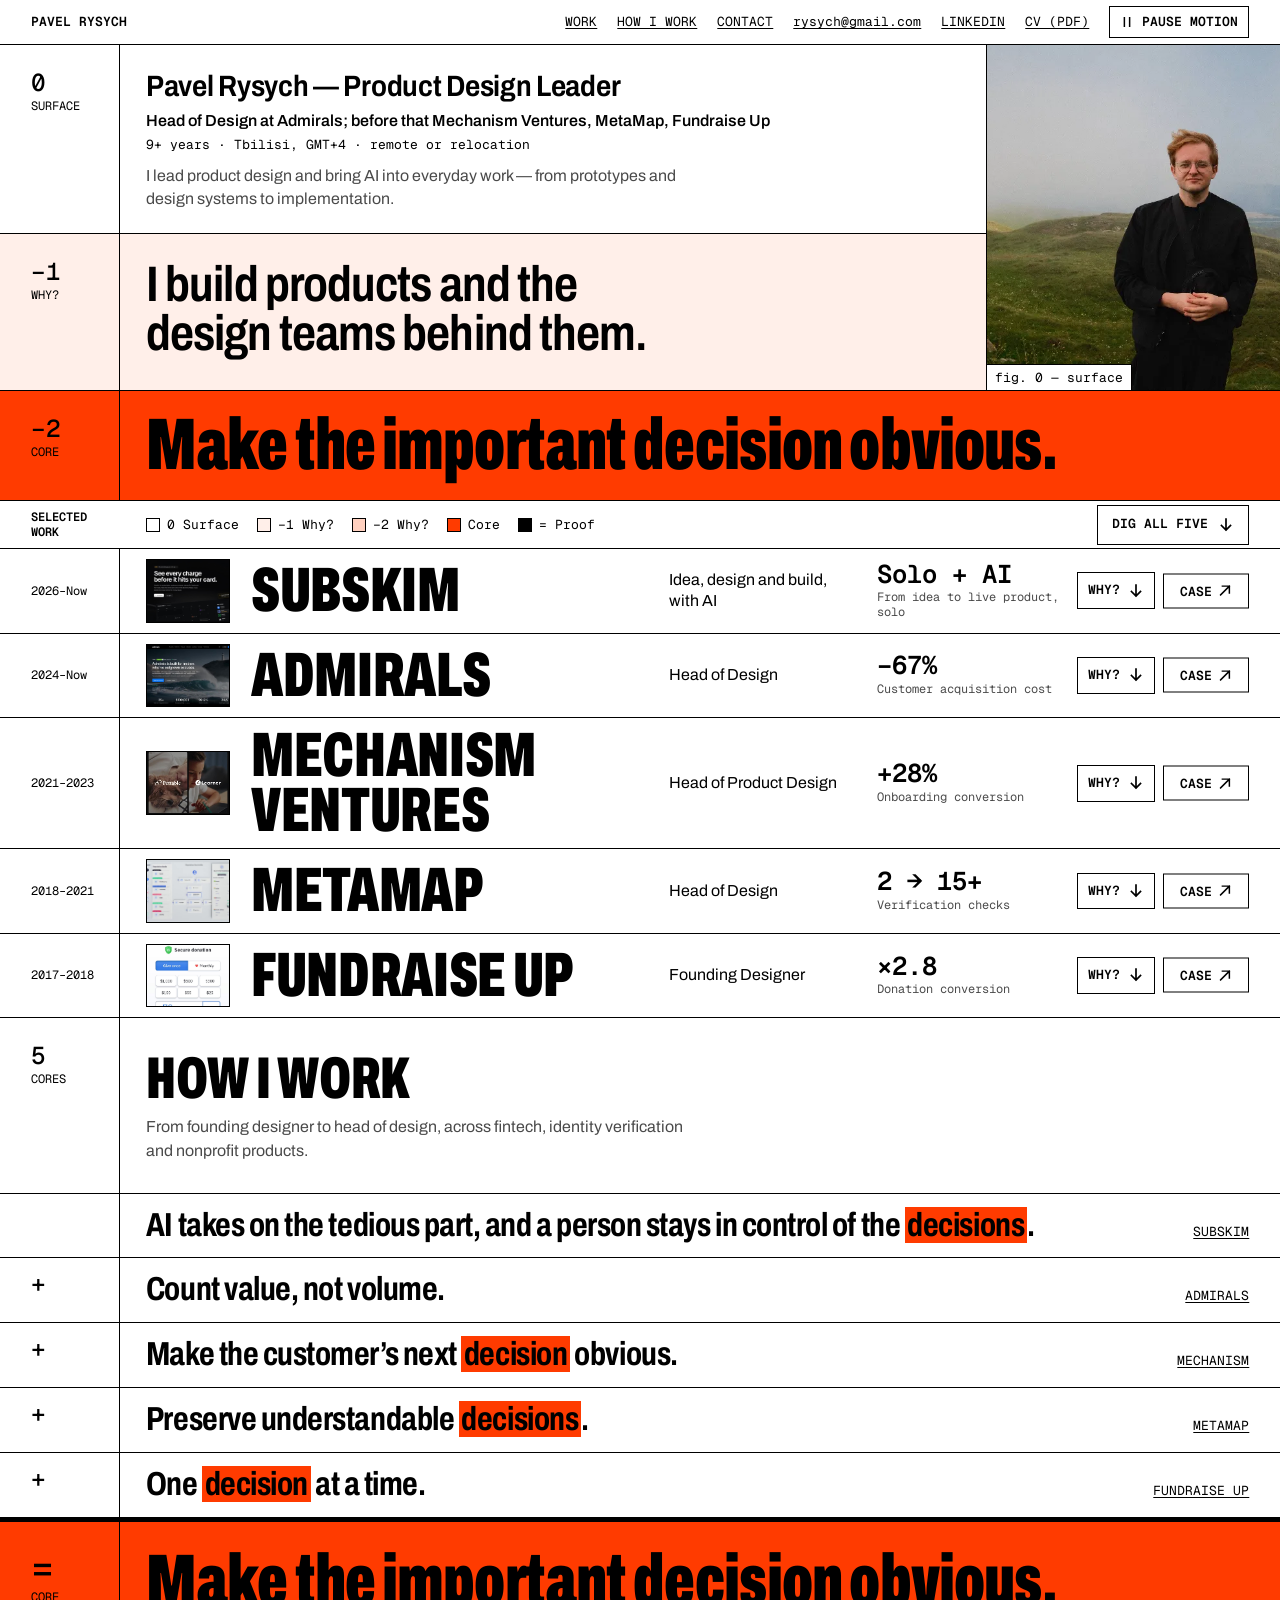
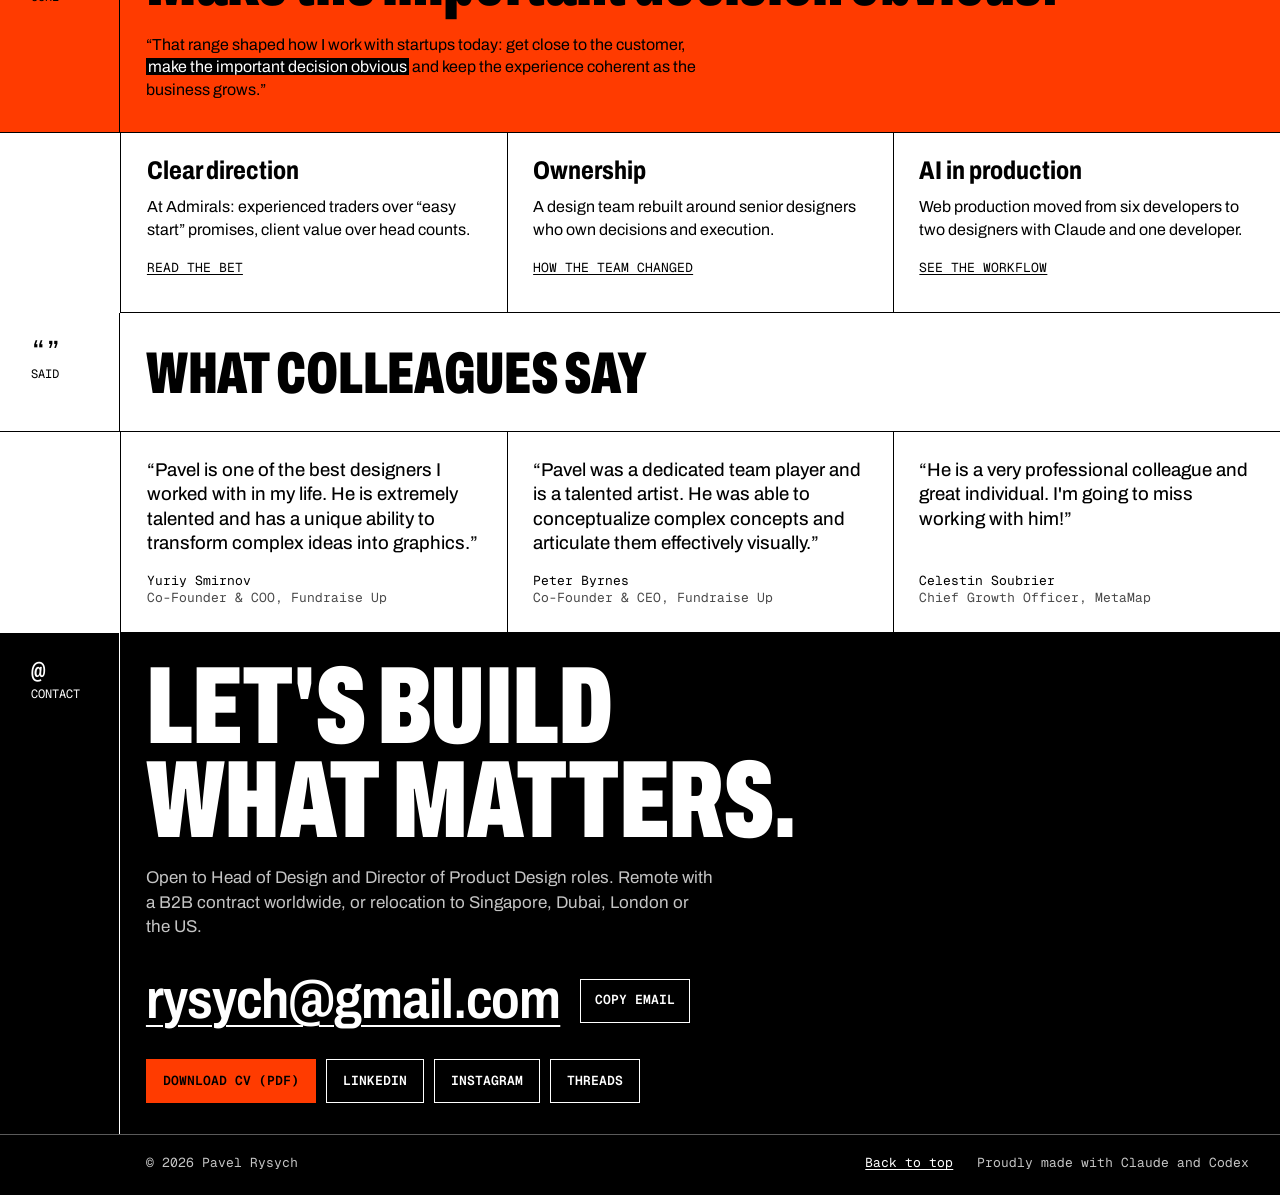
<file: index.html>
<!doctype html>
<html lang="en">
  <head>
    <meta charset="utf-8">
    <meta name="viewport" content="width=device-width, initial-scale=1">
    <meta name="theme-color" content="#ffffff">
    <meta name="author" content="Pavel Rysych">
    <meta name="description" content="Pavel Rysych, Product Design Leader and Head of Design, builds products and the design teams behind them. Admirals: −67% CAC. Fundraise Up: 2.8× conversion.">
    <meta name="robots" content="index, follow, max-image-preview:large">
    <title>Pavel Rysych — Product Design Leader &amp; Head of Design</title>
    <link rel="canonical" href="https://www.rysych.com/">
    <link rel="icon" type="image/png" sizes="32x32" href="/assets/favicon-32.png?v=2">
    <link rel="icon" type="image/png" sizes="192x192" href="/assets/favicon-192.png?v=2">
    <link rel="icon" type="image/svg+xml" sizes="any" href="/assets/favicon.svg?v=2">
    <link rel="apple-touch-icon" sizes="180x180" href="/assets/apple-touch-icon.png?v=2">
    <link rel="manifest" href="/site.webmanifest?v=2">
    <link rel="preload" href="/assets/fonts/archivo-var-latin.woff2?v=1" as="font" type="font/woff2" crossorigin>
    <link rel="preload" href="/assets/fonts/geist-mono-var.woff2?v=1" as="font" type="font/woff2" crossorigin>
    <link rel="preload" as="image" type="image/webp" imagesrcset="/assets/hero-hills-800.webp 800w, /assets/hero-hills-1280.webp 1280w, /assets/hero-hills-2000.webp 2000w" imagesizes="(max-width: 640px) 300px, 540px" fetchpriority="high">
    <script>document.documentElement.classList.add('js')</script>
    <link rel="stylesheet" href="/home.css?v=85">
    <script src="/site.js?v=20" defer></script>
    <script src="/home.js?v=22" defer></script>
    <meta property="og:type" content="website">
    <meta property="og:locale" content="en_US">
    <meta property="og:site_name" content="Pavel Rysych">
    <meta property="og:title" content="Pavel Rysych — Product Design Leader &amp; Head of Design">
    <meta property="og:description" content="Pavel Rysych, Product Design Leader and Head of Design, builds products and the design teams behind them. Admirals: −67% CAC. Fundraise Up: 2.8× conversion.">
    <meta property="og:url" content="https://www.rysych.com/">
    <meta property="og:image" content="https://www.rysych.com/assets/og/home.jpg?v=4">
    <meta property="og:image:secure_url" content="https://www.rysych.com/assets/og/home.jpg?v=4">
    <meta property="og:image:type" content="image/jpeg">
    <meta property="og:image:width" content="1200">
    <meta property="og:image:height" content="630">
    <meta property="og:image:alt" content="Pavel Rysych, Head of Design at Admirals; before that Mechanism Ventures, MetaMap, Fundraise Up. Core: Make the important decision obvious. Proof: −67% customer acquisition cost at Admirals, ×2.8 donation conversion at Fundraise Up, and a 5 + 12 design and delivery team at MetaMap.">
    <meta name="twitter:card" content="summary_large_image">
    <meta name="twitter:title" content="Pavel Rysych — Product Design Leader &amp; Head of Design">
    <meta name="twitter:description" content="Pavel Rysych, Product Design Leader and Head of Design, builds products and the design teams behind them. Admirals: −67% CAC. Fundraise Up: 2.8× conversion.">
    <meta name="twitter:image" content="https://www.rysych.com/assets/og/home.jpg?v=4">
    <meta name="twitter:image:alt" content="Pavel Rysych, Head of Design at Admirals; before that Mechanism Ventures, MetaMap, Fundraise Up. Core: Make the important decision obvious. Proof: −67% customer acquisition cost at Admirals, ×2.8 donation conversion at Fundraise Up, and a 5 + 12 design and delivery team at MetaMap.">
    <script type="application/ld+json">{"@context":"https://schema.org","@graph":[{"@type":"WebSite","@id":"https://www.rysych.com/#website","url":"https://www.rysych.com/","name":"Pavel Rysych","alternateName":["Rysych","rysych.com"],"description":"Portfolio of Pavel Rysych, Product Design Leader and Head of Design.","inLanguage":"en","publisher":{"@id":"https://www.rysych.com/#person"}},{"@type":"ProfilePage","@id":"https://www.rysych.com/","url":"https://www.rysych.com/","name":"Pavel Rysych — Product Design Leader & Head of Design","description":"Pavel Rysych, Product Design Leader and Head of Design, builds products and the design teams behind them. Admirals: −67% CAC. Fundraise Up: 2.8× conversion.","inLanguage":"en","isPartOf":{"@id":"https://www.rysych.com/#website"},"mainEntity":{"@id":"https://www.rysych.com/#person"},"primaryImageOfPage":{"@id":"https://www.rysych.com/#portrait"},"dateCreated":"2026-05-05T17:44:40+04:00","dateModified":"2026-10-08T20:00:00+04:00"},{"@type":"Person","@id":"https://www.rysych.com/#person","name":"Pavel Rysych","url":"https://www.rysych.com/","jobTitle":"Head of Design","sameAs":["https://www.linkedin.com/in/rysych/","https://www.instagram.com/pavel_rysych/","https://www.threads.com/@pavel_rysych"],"image":{"@id":"https://www.rysych.com/#portrait"},"worksFor":{"@id":"https://www.rysych.com/#org-admirals"},"description":"Product Design Leader and Head of Design. Leads product design, builds design teams and brings AI into everyday product work.","email":"mailto:rysych@gmail.com","knowsAbout":["Product design","Design leadership","Design systems","Prototyping","AI-assisted design and implementation","Product and growth","Customer journeys","Onboarding","Identity verification","Donation experience"]},{"@type":"ImageObject","@id":"https://www.rysych.com/#portrait","url":"https://www.rysych.com/assets/hero-hills-2000.jpg","contentUrl":"https://www.rysych.com/assets/hero-hills-2000.jpg","width":2000,"height":1333,"caption":"Pavel Rysych"},{"@type":"Organization","@id":"https://www.rysych.com/#org-admirals","name":"Admirals","url":"https://admiralmarkets.com/","logo":{"@type":"ImageObject","url":"https://www.rysych.com/assets/admirals-logo-dark.svg"}}]}</script>
  </head>
  <body class="home">
    <a class="skip-link" href="#main">Skip to content</a>

    <header class="site-header">
      <a class="wordmark" href="#main" aria-label="Pavel Rysych, Product Design Leader, home">Pavel Rysych</a>
      <nav class="site-nav" aria-label="Main navigation">
        <ul>
          <li><a href="#work">Work</a></li>
          <li><a href="#about">How I work</a></li>
          <li><a href="#contact">Contact</a></li>
          <li><a class="site-nav__email" href="mailto:rysych@gmail.com">rysych@gmail.com</a></li>
          <li><a href="https://www.linkedin.com/in/rysych/" target="_blank" rel="noopener noreferrer">LinkedIn</a></li>
          <li><a href="/Pavel_Rysych_CV.pdf" target="_blank" rel="noopener">CV (PDF)</a></li>
        </ul>
      </nav>
      <details class="mobile-nav">
        <summary>Menu</summary>
        <nav aria-label="Mobile navigation">
          <a href="#work">Work</a>
          <a href="#about">How I work</a>
          <a href="#contact">Contact</a>
          <a class="site-nav__email" href="mailto:rysych@gmail.com">rysych@gmail.com</a>
          <a href="https://www.linkedin.com/in/rysych/" target="_blank" rel="noopener noreferrer">LinkedIn</a>
          <a href="/Pavel_Rysych_CV.pdf" target="_blank" rel="noopener">CV (PDF)</a>
        </nav>
      </details>
    </header>

    <main id="main">
      <section class="hero" aria-labelledby="hero-title">
        <div class="stratum t-0 hero__s0">
          <p class="depth" aria-hidden="true"><b>0</b><span>Surface</span></p>
          <div class="body">
            <h1 id="hero-title">Pavel Rysych — Product Design Leader</h1>
            <p class="hero__role">Head of Design at Admirals; before that <span class="nowrap">Mechanism Ventures</span>, MetaMap, <span class="nowrap">Fundraise Up</span></p>
            <p class="hero__facts mono"><span class="nowrap">9+ years ·</span> <span class="nowrap">Tbilisi, GMT+4 ·</span> <span class="nowrap">remote or relocation</span></p>
            <p class="hero__intro">I lead product design and bring AI into everyday work — from prototypes and design systems to implementation.</p>
          </div>
        </div>
        <div class="stratum t-1 hero__s1">
          <p class="depth" aria-hidden="true"><b>−1</b><span>Why?</span></p>
          <div class="body"><p class="promise">I build products and the design teams behind them.</p></div>
        </div>
        <figure class="hero__pic">
          <picture>
            <source type="image/webp" srcset="/assets/hero-hills-800.webp 800w, /assets/hero-hills-1280.webp 1280w, /assets/hero-hills-2000.webp 2000w" sizes="(max-width: 640px) 300px, 540px">
            <img src="/assets/hero-hills-2000.jpg" width="2000" height="1333" alt="Pavel Rysych in a black jacket and round glasses, standing on a green hillside in mountain fog" fetchpriority="high" decoding="async">
          </picture>
          <figcaption class="mono">fig. 0 — surface</figcaption>
        </figure>
        <div class="stratum t-core hero__core">
          <p class="depth" aria-hidden="true"><b>−2</b><span>Core</span></p>
          <div class="body">
            <p class="core-line">Make the important decision obvious.</p>
          </div>
        </div>
      </section>

      <section class="work" id="work" aria-labelledby="work-title">
        <div class="legend">
          <h2 id="work-title">Selected work</h2>
          <ul class="key mono" aria-label="Depth key">
            <li><i aria-hidden="true"></i>0 Surface</li>
            <li><i class="k1" aria-hidden="true"></i>−1 Why?</li>
            <li><i class="k2" aria-hidden="true"></i>−2 Why?</li>
            <li><i class="k3" aria-hidden="true"></i>Core</li>
            <li><i class="k4" aria-hidden="true"></i>= Proof</li>
          </ul>
          <button class="digall" type="button" data-digall hidden><span class="digall__label">Dig all five</span><svg width="16" height="16" viewBox="0 0 16 16" aria-hidden="true" focusable="false"><path d="M8 2v11M3.5 8.5 8 13l4.5-4.5" fill="none" stroke="currentColor" stroke-width="1.7" stroke-linecap="square"/></svg></button>
        </div>

        <ol class="index" data-borehole>

          <!-- 1 · Subskim -->
          <li class="p" id="subskim">
            <div class="p__head"><h3><button class="p__btn" type="button" id="btn-subskim" aria-expanded="true" aria-controls="dig-subskim">
              <span class="p__yrs mono">2026–Now</span>
              <span class="p__thumb" aria-hidden="true"><video data-case-autoplay data-case-lazy data-quiet muted loop playsinline disablepictureinpicture disableremoteplayback preload="none" data-poster="/assets/card-subskim-poster.jpg" width="1280" height="640" style="--pos:30% 40%" aria-hidden="true"><source data-src="/assets/card-subskim.mp4" type="video/mp4"></video></span>
              <span class="p__name" id="name-subskim">Subskim</span>
              <span class="p__role">Idea, design and build, with&nbsp;AI</span>
              <span class="p__fig"><b>Solo + AI</b><small>From idea to live product, solo</small></span>
              <span class="p__why"><span class="p__open">Why?</span><span class="p__shut">Close</span><svg width="16" height="16" viewBox="0 0 16 16" aria-hidden="true" focusable="false"><path d="M8 2v11M3.5 8.5 8 13l4.5-4.5" fill="none" stroke="currentColor" stroke-width="1.7" stroke-linecap="square"/></svg></span>
            </button></h3>
            <a class="p__case" href="/work/subskim/">Case<span class="visually-hidden">: Subskim</span><svg width="14" height="14" viewBox="0 0 16 16" aria-hidden="true" focusable="false"><path d="M3 13 13 3M5 3h8v8" fill="none" stroke="currentColor" stroke-width="1.7" stroke-linecap="square"/></svg></a>
            </div>
            <div class="dig" id="dig-subskim" role="region" aria-labelledby="name-subskim">
              <div class="stratum t-0">
                <p class="depth"><b>0</b><span>Surface</span></p>
                <div class="body surface">
                  <figure class="shot">
                    <div class="shot__stage duo">
                      <div class="duo__phone">
                        <span class="phone"><picture><source type="image/webp" srcset="/assets/subskim-mobile-720.webp"><img src="/assets/subskim-mobile.jpg" width="1033" height="2000" alt="Subskim on a phone: monthly spend, active subscriptions and the charges due on each day" loading="lazy" decoding="async"></picture></span>
                      </div>
                      <div class="duo__live">
                        <span class="live-tag mono">Live</span>
                        <video data-case-autoplay data-case-lazy data-quiet muted loop playsinline disablepictureinpicture disableremoteplayback preload="none" data-poster="/assets/card-subskim-poster.jpg" width="1280" height="640" aria-hidden="true"><source data-src="/assets/card-subskim.mp4" type="video/mp4"></video>
                      </div>
                    </div>
                    <figcaption class="mono">fig. 1 — Subskim on a phone, and the live site at subskim.com.</figcaption>
                  </figure>
                  <div class="surface__copy">
                    <p class="surface-text">A calendar surfaces what renews next, while a periodic review helps people decide what still earns its place.</p>
                    <ul class="tags mono"><li>AI import</li><li>Renewal calendar</li><li>Monthly review</li></ul>
                  </div>
                </div>
              </div>
              <div class="stratum t-1">
                <p class="depth"><b>−1</b><span>Why?</span></p>
                <div class="body"><p class="why-1">Subscriptions are built to be easy to start and easy to forget.</p></div>
              </div>
              <div class="stratum t-2">
                <p class="depth"><b>−2</b><span>Why?</span></p>
                <div class="body"><p class="why-2">Tracking them by hand means typing every subscription in — exactly the chore that stops people from doing it at all.</p></div>
              </div>
              <div class="stratum t-core">
                <p class="depth"><b>−3</b><span>Core</span></p>
                <div class="body">
                  <p class="core-line is-long">AI takes on the tedious part, and a person stays in control of the decisions.</p>
                  <p class="src">“I designed and built Subskim myself, with AI, to make every recurring charge visible — and <mark>the decision to keep it a deliberate one</mark>.”</p>
                  <p class="mine"><span class="mono">My part</span><span>I came up with Subskim, designed it and built it myself with AI — from the first product decisions to the working app.</span></p>
                </div>
              </div>
              <div class="stratum t-proof">
                <p class="depth"><b>=</b><span>Proof</span></p>
                <div class="body">
                  <dl class="figs">
                    <div><dt>Live product</dt><dd class="n">Live</dd><dd class="d">Subskim is live: add a few subscriptions, or import them from a screenshot, and see what renews next. <a href="https://subskim.com" target="_blank" rel="noopener noreferrer">subskim.com</a></dd></div>
                    <div><dt>Idea, design and build</dt><dd class="n">Solo + AI</dd><dd class="d">From idea to live product, solo</dd></div>
                  </dl>
                  <p class="out"><a class="btn-case" href="/work/subskim/">Read the Subskim case<svg width="14" height="14" viewBox="0 0 16 16" aria-hidden="true" focusable="false"><path d="M3 13 13 3M5 3h8v8" fill="none" stroke="currentColor" stroke-width="1.7" stroke-linecap="square"/></svg></a><button class="up-btn" type="button" data-up hidden>Back to the surface<svg width="14" height="14" viewBox="0 0 16 16" aria-hidden="true" focusable="false"><path d="M8 14V3M3.5 7.5 8 3l4.5 4.5" fill="none" stroke="currentColor" stroke-width="1.7" stroke-linecap="square"/></svg></button></p>
                </div>
              </div>
            </div>
          </li>

          <!-- 2 · Admirals -->
          <li class="p" id="admirals">
            <div class="p__head"><h3><button class="p__btn" type="button" id="btn-admirals" aria-expanded="true" aria-controls="dig-admirals">
              <span class="p__yrs mono">2024–Now</span>
              <span class="p__thumb" aria-hidden="true"><video data-case-autoplay data-case-lazy data-quiet muted loop playsinline disablepictureinpicture disableremoteplayback preload="none" data-poster="/assets/card-admirals-poster.jpg" width="1120" height="712" style="--pos:20% 45%" aria-hidden="true"><source data-src="/assets/card-admirals.mp4" type="video/mp4"></video></span>
              <span class="p__name" id="name-admirals">Admirals</span>
              <span class="p__role">Head of Design</span>
              <span class="p__fig"><b>−67%</b><small>Customer acquisition cost</small></span>
              <span class="p__why"><span class="p__open">Why?</span><span class="p__shut">Close</span><svg width="16" height="16" viewBox="0 0 16 16" aria-hidden="true" focusable="false"><path d="M8 2v11M3.5 8.5 8 13l4.5-4.5" fill="none" stroke="currentColor" stroke-width="1.7" stroke-linecap="square"/></svg></span>
            </button></h3>
            <a class="p__case" href="/work/admirals/">Case<span class="visually-hidden">: Admirals</span><svg width="14" height="14" viewBox="0 0 16 16" aria-hidden="true" focusable="false"><path d="M3 13 13 3M5 3h8v8" fill="none" stroke="currentColor" stroke-width="1.7" stroke-linecap="square"/></svg></a>
            </div>
            <div class="dig" id="dig-admirals" role="region" aria-labelledby="name-admirals">
              <div class="stratum t-0">
                <p class="depth"><b>0</b><span>Surface</span></p>
                <div class="body surface surface--compact">
                  <figure class="shot">
                    <div class="shot__stage" style="--ar:1120 / 712; --stage-bg:#000">
                      <video data-case-autoplay data-case-lazy data-quiet muted loop playsinline disablepictureinpicture disableremoteplayback preload="none" data-poster="/assets/card-admirals-poster.jpg" width="1120" height="712" aria-hidden="true"><source data-src="/assets/card-admirals.mp4" type="video/mp4"></video>
                    </div>
                    <figcaption class="mono">fig. 2 — Admirals website, from the website recording.</figcaption>
                  </figure>
                  <div class="surface__copy">
                    <p class="surface-text">The bet is visible on the live site: trust signals, trading conditions and platforms up front, written for traders who already know what they need.</p>
                  </div>
                </div>
              </div>
              <div class="stratum t-1">
                <p class="depth"><b>−1</b><span>Why?</span></p>
                <div class="body"><p class="why-1">The traders worth winning — the ones who already know what they need — are the least moved by an easy-start pitch.</p></div>
              </div>
              <div class="stratum t-2">
                <p class="depth"><b>−2</b><span>Why?</span></p>
                <div class="body"><p class="why-2">A count of new clients says nothing about whether they stay or fit the business.</p></div>
              </div>
              <div class="stratum t-core">
                <p class="depth"><b>−3</b><span>Core</span></p>
                <div class="body">
                  <p class="core-line">Count value, not volume.</p>
                  <p class="src">“We shifted the focus from the number of clients acquired to <mark>the quality and business value of those relationships</mark>.”</p>
                  <p class="mine"><span class="mono">My part</span><span>My role was to translate that direction into the website’s proposition, content hierarchy and customer journeys. I reshaped the design team around senior designers with more responsibility for decisions and execution.</span></p>
                </div>
              </div>
              <div class="stratum t-proof">
                <p class="depth"><b>=</b><span>Proof</span></p>
                <div class="body">
                  <dl class="figs">
                    <div><dt>Customer acquisition cost</dt><dd class="n">−67%</dd><dd class="d">Two-thirds lower than the previous CAC, with customer journey improvements contributing to the reduction.</dd></div>
                    <div><dt>Monthly revenue</dt><dd class="n">+€400k</dd><dd class="d">Additional monthly revenue from a targeted UI change.</dd></div>
                    <div><dt>First-time deposits</dt><dd class="n">+16%</dd><dd class="d">Increase in first-time deposits.</dd></div>
                  </dl>
                  <p class="ctx"><b>Broader business impact</b>Annual losses reduced from €10M to €1.6M through a focus on retention and unit economics.</p>
                  <p class="out"><a class="btn-case" href="/work/admirals/">Read the Admirals case<svg width="14" height="14" viewBox="0 0 16 16" aria-hidden="true" focusable="false"><path d="M3 13 13 3M5 3h8v8" fill="none" stroke="currentColor" stroke-width="1.7" stroke-linecap="square"/></svg></a><button class="up-btn" type="button" data-up hidden>Back to the surface<svg width="14" height="14" viewBox="0 0 16 16" aria-hidden="true" focusable="false"><path d="M8 14V3M3.5 7.5 8 3l4.5 4.5" fill="none" stroke="currentColor" stroke-width="1.7" stroke-linecap="square"/></svg></button></p>
                </div>
              </div>
            </div>
          </li>

          <!-- 3 · Mechanism Ventures -->
          <li class="p" id="mechanism">
            <div class="p__head"><h3><button class="p__btn" type="button" id="btn-mechanism" aria-expanded="true" aria-controls="dig-mechanism">
              <span class="p__yrs mono">2021–2023</span>
              <span class="p__thumb" aria-hidden="true" style="--thumb-bg:#0d0d0d"><video data-case-autoplay data-case-lazy data-quiet muted loop playsinline disablepictureinpicture disableremoteplayback preload="none" data-poster="/assets/tile-mechanism-poster.jpg" width="640" height="1000" style="--pos:50% 3%" aria-hidden="true"><source data-src="/assets/tile-mechanism.mp4" type="video/mp4"></video></span>
              <span class="p__name" id="name-mechanism">Mechanism Ventures</span>
              <span class="p__role">Head of Product Design</span>
              <span class="p__fig"><b>+28%</b><small>Onboarding conversion</small></span>
              <span class="p__why"><span class="p__open">Why?</span><span class="p__shut">Close</span><svg width="16" height="16" viewBox="0 0 16 16" aria-hidden="true" focusable="false"><path d="M8 2v11M3.5 8.5 8 13l4.5-4.5" fill="none" stroke="currentColor" stroke-width="1.7" stroke-linecap="square"/></svg></span>
            </button></h3>
            <a class="p__case" href="/work/mechanism/">Case<span class="visually-hidden">: Mechanism Ventures</span><svg width="14" height="14" viewBox="0 0 16 16" aria-hidden="true" focusable="false"><path d="M3 13 13 3M5 3h8v8" fill="none" stroke="currentColor" stroke-width="1.7" stroke-linecap="square"/></svg></a>
            </div>
            <div class="dig" id="dig-mechanism" role="region" aria-labelledby="name-mechanism">
              <div class="stratum t-0">
                <p class="depth"><b>0</b><span>Surface</span></p>
                <div class="body surface surface--tall">
                  <figure class="shot">
                    <div class="shot__stage" style="--ar:640 / 1000; --stage-bg:#0d0d0d">
                      <video data-case-autoplay data-case-lazy data-quiet muted loop playsinline disablepictureinpicture disableremoteplayback preload="none" data-poster="/assets/tile-mechanism-poster.jpg" width="640" height="1000" aria-hidden="true"><source data-src="/assets/tile-mechanism.mp4" type="video/mp4"></video>
                    </div>
                    <figcaption class="mono">fig. 3 — Four products, one studio: Pettable, Learner, Top Nutrition Coaching and PrimePutt.</figcaption>
                  </figure>
                  <div class="surface__copy">
                    <p class="surface-text">As Head of Product Design there, I worked on the launch and ongoing development of Pettable, Learner, Top Nutrition Coaching and PrimePutt.</p>
                  </div>
                </div>
              </div>
              <div class="stratum t-1">
                <p class="depth"><b>−1</b><span>Why?</span></p>
                <div class="body"><p class="why-1">A venture studio runs several businesses at once, each at its own stage.</p></div>
              </div>
              <div class="stratum t-2">
                <p class="depth"><b>−2</b><span>Why?</span></p>
                <div class="body"><p class="why-2">A pattern that worked for one could be wrong for the next.</p></div>
              </div>
              <div class="stratum t-core">
                <p class="depth"><b>−3</b><span>Core</span></p>
                <div class="body">
                  <p class="core-line">Make the customer’s next decision obvious.</p>
                  <p class="src">“Four ventures at different stages, one job: <mark>make the customer’s next decision obvious</mark>.”</p>
                  <p class="mine"><span class="mono">My part</span><span>Moving between businesses, I started each time from the product’s stage and the one decision its customer needed to make next — then designed the shortest clear path to it.</span></p>
                </div>
              </div>
              <div class="stratum t-proof">
                <p class="depth"><b>=</b><span>Proof</span></p>
                <div class="body">
                  <dl class="figs">
                    <div><dt>Onboarding conversion</dt><dd class="n">+28%</dd><dd class="d">Pettable · within three months</dd></div>
                    <div><dt>User churn</dt><dd class="n">−18%</dd><dd class="d">Through leave-intent interventions</dd></div>
                  </dl>
                  <p class="ctx"><b>For context, not credit</b>The Mechanism Ventures portfolio drives more than $300M in revenue.</p>
                  <p class="out"><a class="btn-case" href="/work/mechanism/">Read the Mechanism case<svg width="14" height="14" viewBox="0 0 16 16" aria-hidden="true" focusable="false"><path d="M3 13 13 3M5 3h8v8" fill="none" stroke="currentColor" stroke-width="1.7" stroke-linecap="square"/></svg></a><button class="up-btn" type="button" data-up hidden>Back to the surface<svg width="14" height="14" viewBox="0 0 16 16" aria-hidden="true" focusable="false"><path d="M8 14V3M3.5 7.5 8 3l4.5 4.5" fill="none" stroke="currentColor" stroke-width="1.7" stroke-linecap="square"/></svg></button></p>
                </div>
              </div>
            </div>
          </li>

          <!-- 4 · MetaMap -->
          <li class="p" id="metamap">
            <div class="p__head"><h3><button class="p__btn" type="button" id="btn-metamap" aria-expanded="true" aria-controls="dig-metamap">
              <span class="p__yrs mono">2018–2021</span>
              <span class="p__thumb" aria-hidden="true" style="--thumb-bg:#d2d7db"><video data-case-autoplay data-case-lazy data-quiet muted loop playsinline disablepictureinpicture disableremoteplayback preload="none" data-poster="/assets/card-metamap-poster.jpg?v=2" width="960" height="540" style="--pos:50% 50%" aria-hidden="true"><source data-src="/assets/card-metamap.mp4?v=2" type="video/mp4"></video></span>
              <span class="p__name" id="name-metamap">MetaMap</span>
              <span class="p__role">Head of Design</span>
              <span class="p__fig"><b role="img" aria-label="From 2 to 15 or more">2 → 15+</b><small>Verification checks</small></span>
              <span class="p__why"><span class="p__open">Why?</span><span class="p__shut">Close</span><svg width="16" height="16" viewBox="0 0 16 16" aria-hidden="true" focusable="false"><path d="M8 2v11M3.5 8.5 8 13l4.5-4.5" fill="none" stroke="currentColor" stroke-width="1.7" stroke-linecap="square"/></svg></span>
            </button></h3>
            <a class="p__case" href="/work/metamap/">Case<span class="visually-hidden">: MetaMap</span><svg width="14" height="14" viewBox="0 0 16 16" aria-hidden="true" focusable="false"><path d="M3 13 13 3M5 3h8v8" fill="none" stroke="currentColor" stroke-width="1.7" stroke-linecap="square"/></svg></a>
            </div>
            <div class="dig" id="dig-metamap" role="region" aria-labelledby="name-metamap">
              <div class="stratum t-0">
                <p class="depth"><b>0</b><span>Surface</span></p>
                <div class="body surface surface--compact">
                  <figure class="shot">
                    <div class="shot__stage" style="--ar:960 / 540; --stage-bg:#d2d7db">
                      <video data-case-autoplay data-case-lazy data-quiet muted loop playsinline disablepictureinpicture disableremoteplayback preload="none" data-poster="/assets/card-metamap-poster.jpg?v=2" width="960" height="540" aria-hidden="true"><source data-src="/assets/card-metamap.mp4?v=2" type="video/mp4"></video>
                    </div>
                    <figcaption class="mono">fig. 4 — Mati / MetaMap, from the product film.</figcaption>
                  </figure>
                  <div class="surface__copy">
                    <p class="surface-text">Verification is still set up as flexible, configurable workflows — the growth the design system had to keep understandable.</p>
                  </div>
                </div>
              </div>
              <div class="stratum t-1">
                <p class="depth"><b>−1</b><span>Why?</span></p>
                <div class="body"><p class="why-1">Every new check multiplies the choices.</p></div>
              </div>
              <div class="stratum t-2">
                <p class="depth"><b>−2</b><span>Why?</span></p>
                <div class="body"><p class="why-2">Without a clear system, a product growing that fast turns into a maze for customers and a patchwork for the team.</p></div>
              </div>
              <div class="stratum t-core">
                <p class="depth"><b>−3</b><span>Core</span></p>
                <div class="body">
                  <p class="core-line">Preserve understandable decisions.</p>
                  <p class="src">“The challenge was to <mark>preserve understandable decisions</mark> and a coherent experience while the product’s possibilities multiplied.”</p>
                  <p class="mine"><span class="mono">My part</span><span>I led design through a product pivot that broadened the platform’s verification offering. I led the design team and helped establish a more consistent way of working.</span></p>
                </div>
              </div>
              <div class="stratum t-proof">
                <p class="depth"><b>=</b><span>Proof</span></p>
                <div class="body">
                  <dl class="figs">
                    <div><dt>Verification checks</dt><dd class="n"><span role="img" aria-label="From 2 to 15 or more">2 → 15+</span></dd><dd class="d">Expanded the verification offering through a product pivot.</dd></div>
                    <div><dt>Design + delivery team</dt><dd class="n">5 + 12</dd><dd class="d">Five designers and twelve developers across product, design and delivery.</dd></div>
                  </dl>
                  <p class="ctx"><b>For context, not credit</b>The company secured $70M in funding during that growth period and was later acquired by Incode.</p>
                  <p class="out"><a class="btn-case" href="/work/metamap/">Read the MetaMap case<svg width="14" height="14" viewBox="0 0 16 16" aria-hidden="true" focusable="false"><path d="M3 13 13 3M5 3h8v8" fill="none" stroke="currentColor" stroke-width="1.7" stroke-linecap="square"/></svg></a><button class="up-btn" type="button" data-up hidden>Back to the surface<svg width="14" height="14" viewBox="0 0 16 16" aria-hidden="true" focusable="false"><path d="M8 14V3M3.5 7.5 8 3l4.5 4.5" fill="none" stroke="currentColor" stroke-width="1.7" stroke-linecap="square"/></svg></button></p>
                </div>
              </div>
            </div>
          </li>

          <!-- 5 · Fundraise Up -->
          <li class="p" id="fundraise-up">
            <div class="p__head"><h3><button class="p__btn" type="button" id="btn-fundraise-up" aria-expanded="true" aria-controls="dig-fundraise-up">
              <span class="p__yrs mono">2017–2018</span>
              <span class="p__thumb" aria-hidden="true" style="--thumb-bg:#fff"><video data-case-autoplay data-case-lazy data-quiet muted loop playsinline disablepictureinpicture disableremoteplayback preload="none" data-poster="/assets/fundraise-up-gamification-monthly-poster.jpg" width="930" height="830" style="--pos:0 20%" aria-hidden="true"><source data-src="/assets/fundraise-up-gamification-monthly.mp4" type="video/mp4"></video></span>
              <span class="p__name" id="name-fundraise-up">Fundraise Up</span>
              <span class="p__role">Founding Designer</span>
              <span class="p__fig"><b>×2.8</b><small>Donation conversion</small></span>
              <span class="p__why"><span class="p__open">Why?</span><span class="p__shut">Close</span><svg width="16" height="16" viewBox="0 0 16 16" aria-hidden="true" focusable="false"><path d="M8 2v11M3.5 8.5 8 13l4.5-4.5" fill="none" stroke="currentColor" stroke-width="1.7" stroke-linecap="square"/></svg></span>
            </button></h3>
            <a class="p__case" href="/work/fundraise-up/">Case<span class="visually-hidden">: Fundraise Up</span><svg width="14" height="14" viewBox="0 0 16 16" aria-hidden="true" focusable="false"><path d="M3 13 13 3M5 3h8v8" fill="none" stroke="currentColor" stroke-width="1.7" stroke-linecap="square"/></svg></a>
            </div>
            <div class="dig" id="dig-fundraise-up" role="region" aria-labelledby="name-fundraise-up">
              <div class="stratum t-0">
                <p class="depth"><b>0</b><span>Surface</span></p>
                <div class="body surface surface--square">
                  <figure class="shot">
                    <div class="shot__stage shot__stage--widget" style="--ar:930 / 830; --stage-bg:#fff">
                      <video data-case-autoplay data-case-lazy data-quiet muted loop playsinline disablepictureinpicture disableremoteplayback preload="none" data-poster="/assets/fundraise-up-gamification-monthly-poster.jpg" width="930" height="830" aria-hidden="true"><source data-src="/assets/fundraise-up-gamification-monthly.mp4" type="video/mp4"></video>
                    </div>
                    <figcaption class="mono">fig. 5 — The donation form switching from Give once to Monthly and adapting the suggested amounts.</figcaption>
                  </figure>
                  <div class="surface__copy">
                    <p class="surface-text">Instead of sending donors to a separate page full of fields, the checkout opens as a compact widget on the nonprofit’s own site.</p>
                  </div>
                </div>
              </div>
              <div class="stratum t-1">
                <p class="depth"><b>−1</b><span>Why?</span></p>
                <div class="body"><p class="why-1">Every extra field is another reason to hesitate, and on a phone the form turns into an endless scroll.</p></div>
              </div>
              <div class="stratum t-2">
                <p class="depth"><b>−2</b><span>Why?</span></p>
                <div class="body"><p class="why-2">Donors had to face every field before making their first real decision — how much to give.</p></div>
              </div>
              <div class="stratum t-core">
                <p class="depth"><b>−3</b><span>Core</span></p>
                <div class="body">
                  <p class="core-line">One decision at a time.</p>
                  <p class="src">“It starts with <mark>the only question that matters first — how much, and how often</mark> — and asks for payment details only after that choice is made.”</p>
                  <p class="mine"><span class="mono">My part</span><span>As the founding designer, I turned that idea into a working donation experience. I used gamification and motion to guide each step.</span></p>
                </div>
              </div>
              <div class="stratum t-proof">
                <p class="depth"><b>=</b><span>Proof</span></p>
                <div class="body">
                  <dl class="figs">
                    <div><dt>Donation conversion</dt><dd class="n">×2.8</dd><dd class="d">Through a gamified donation experience</dd></div>
                    <div><dt>Donor satisfaction</dt><dd class="n"><span role="img" aria-label="Around 98%">~98%</span></dd><dd class="d">CSAT for the donation experience</dd></div>
                  </dl>
                  <p class="ctx"><b>For context, not credit</b>Company team growth: <span role="img" aria-label="from 12 to 350 or more">12 → 350+</span>, from an early public team snapshot to the current company-reported headcount.</p>
                  <p class="out"><a class="btn-case" href="/work/fundraise-up/">Read the Fundraise Up case<svg width="14" height="14" viewBox="0 0 16 16" aria-hidden="true" focusable="false"><path d="M3 13 13 3M5 3h8v8" fill="none" stroke="currentColor" stroke-width="1.7" stroke-linecap="square"/></svg></a><button class="up-btn" type="button" data-up hidden>Back to the surface<svg width="14" height="14" viewBox="0 0 16 16" aria-hidden="true" focusable="false"><path d="M8 14V3M3.5 7.5 8 3l4.5 4.5" fill="none" stroke="currentColor" stroke-width="1.7" stroke-linecap="square"/></svg></button></p>
                </div>
              </div>
            </div>
          </li>
        </ol>
      </section>

      <section class="how" id="about" aria-labelledby="about-title">
        <div class="sec-head">
          <p class="depth" aria-hidden="true"><b>5</b><span>Cores</span></p>
          <div class="body">
            <h2 id="about-title">How I work</h2>
            <p>From founding designer to head of design, across fintech, identity verification and nonprofit products.</p>
          </div>
        </div>
        <ol class="sum">
          <li><span class="op" aria-hidden="true"></span><q>AI takes on the tedious part, and a person stays in control of the <mark>decisions</mark>.</q><a class="mono" href="#subskim">Subskim</a></li>
          <li><span class="op" aria-hidden="true">+</span><q>Count value, not volume.</q><a class="mono" href="#admirals">Admirals</a></li>
          <li><span class="op" aria-hidden="true">+</span><q>Make the customer’s next <mark>decision</mark> obvious.</q><a class="mono" href="#mechanism">Mechanism</a></li>
          <li><span class="op" aria-hidden="true">+</span><q>Preserve understandable <mark>decisions</mark>.</q><a class="mono" href="#metamap">MetaMap</a></li>
          <li><span class="op" aria-hidden="true">+</span><q>One <mark>decision</mark> at a time.</q><a class="mono" href="#fundraise-up">Fundraise Up</a></li>
        </ol>
        <div class="stratum t-core total">
          <p class="depth" aria-hidden="true"><b>=</b><span>Core</span></p>
          <div class="body">
            <p class="core-line">Make the important decision obvious.</p>
            <p class="src">“That range shaped how I work with startups today: get close to the customer, <mark>make the important decision obvious</mark> and keep the experience coherent as the business grows.”</p>
          </div>
        </div>
        <ul class="lead">
          <li>
            <h3>Clear direction</h3>
            <p>At Admirals: experienced traders over “easy start” promises, client value over head counts.</p>
            <a class="mono" href="/work/admirals/#admirals-strategy">Read the bet</a>
          </li>
          <li>
            <h3>Ownership</h3>
            <p>A design team rebuilt around senior designers who own decisions and execution.</p>
            <a class="mono" href="/work/admirals/#admirals-team">How the team changed</a>
          </li>
          <li>
            <h3>AI in production</h3>
            <p>Web production moved from six developers to two designers with Claude and one developer.</p>
            <a class="mono" href="/work/admirals/#admirals-workflow">See the workflow</a>
          </li>
        </ul>
      </section>

      <section class="said" id="recommendations" aria-labelledby="quotes-title">
        <div class="sec-head">
          <p class="depth" aria-hidden="true"><b>“”</b><span>Said</span></p>
          <div class="body"><h2 id="quotes-title">What colleagues say</h2></div>
        </div>
        <div class="quotes">
          <figure class="quote">
            <blockquote><p>“Pavel is one of the best designers I worked with in my life. He is extremely talented and has a unique ability to transform complex ideas into graphics.”</p></blockquote>
            <figcaption>Yuriy Smirnov<span>Co-Founder &amp; COO, Fundraise Up</span></figcaption>
          </figure>
          <figure class="quote">
            <blockquote><p>“Pavel was a dedicated team player and is a talented artist. He was able to conceptualize complex concepts and articulate them effectively visually.”</p></blockquote>
            <figcaption>Peter Byrnes<span>Co-Founder &amp; CEO, Fundraise Up</span></figcaption>
          </figure>
          <figure class="quote">
            <blockquote><p>“He is a very professional colleague and great individual. I'm going to miss working with him!”</p></blockquote>
            <figcaption>Celestin Soubrier<span>Chief Growth Officer, MetaMap</span></figcaption>
          </figure>
        </div>
      </section>

      <section class="contact bedrock" id="contact" aria-labelledby="contact-title">
        <div class="stratum">
          <p class="depth" aria-hidden="true"><b>@</b><span>Contact</span></p>
          <div class="body">
            <h2 id="contact-title">Let's build what matters.</h2>
            <p class="contact__lede">Open to Head of Design and Director of Product Design roles. Remote with a B2B contract worldwide, or relocation to Singapore, Dubai, London or the US.</p>
            <div class="mailrow">
              <a class="mail" href="mailto:rysych@gmail.com">rysych@gmail.com</a>
              <button class="copy" type="button" data-copy="rysych@gmail.com" hidden><span class="copy__idle">Copy email</span><span class="copy__done" aria-hidden="true">Copied</span></button>
              <span class="visually-hidden" role="status" data-copy-status></span>
            </div>
            <ul class="links">
              <li><a class="links__cv" href="/Pavel_Rysych_CV.pdf" download>Download CV (PDF)</a></li>
              <li><a href="https://www.linkedin.com/in/rysych/" target="_blank" rel="noopener noreferrer">LinkedIn</a></li>
              <li><a href="https://www.instagram.com/pavel_rysych/" target="_blank" rel="noopener noreferrer">Instagram</a></li>
              <li><a href="https://www.threads.com/@pavel_rysych" target="_blank" rel="noopener noreferrer">Threads</a></li>
            </ul>
          </div>
        </div>
        <footer class="site-footer"><span>© 2026 Pavel Rysych</span><span class="site-footer__end"><a href="#main">Back to top</a><span class="site-footer__credit">Proudly made with Claude and Codex</span></span></footer>
      </section>
    </main>
  </body>
</html>
</file>
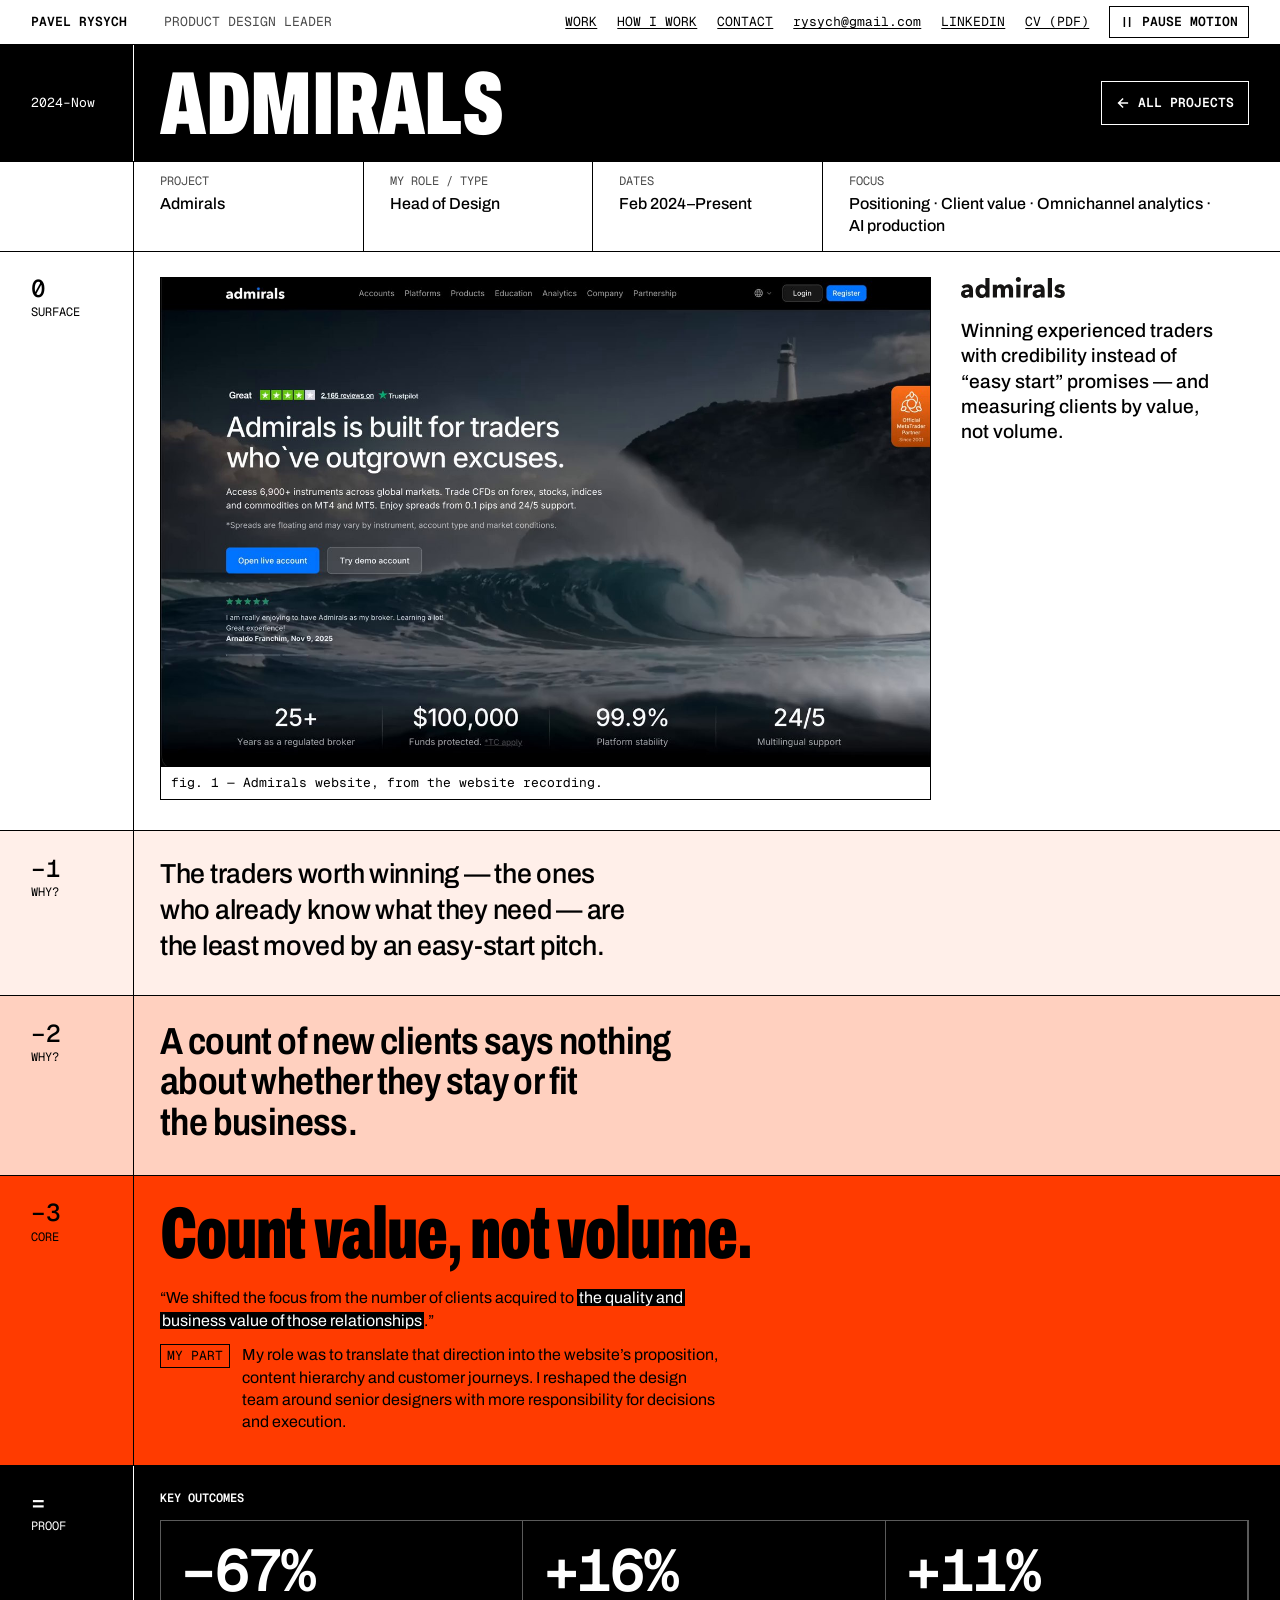
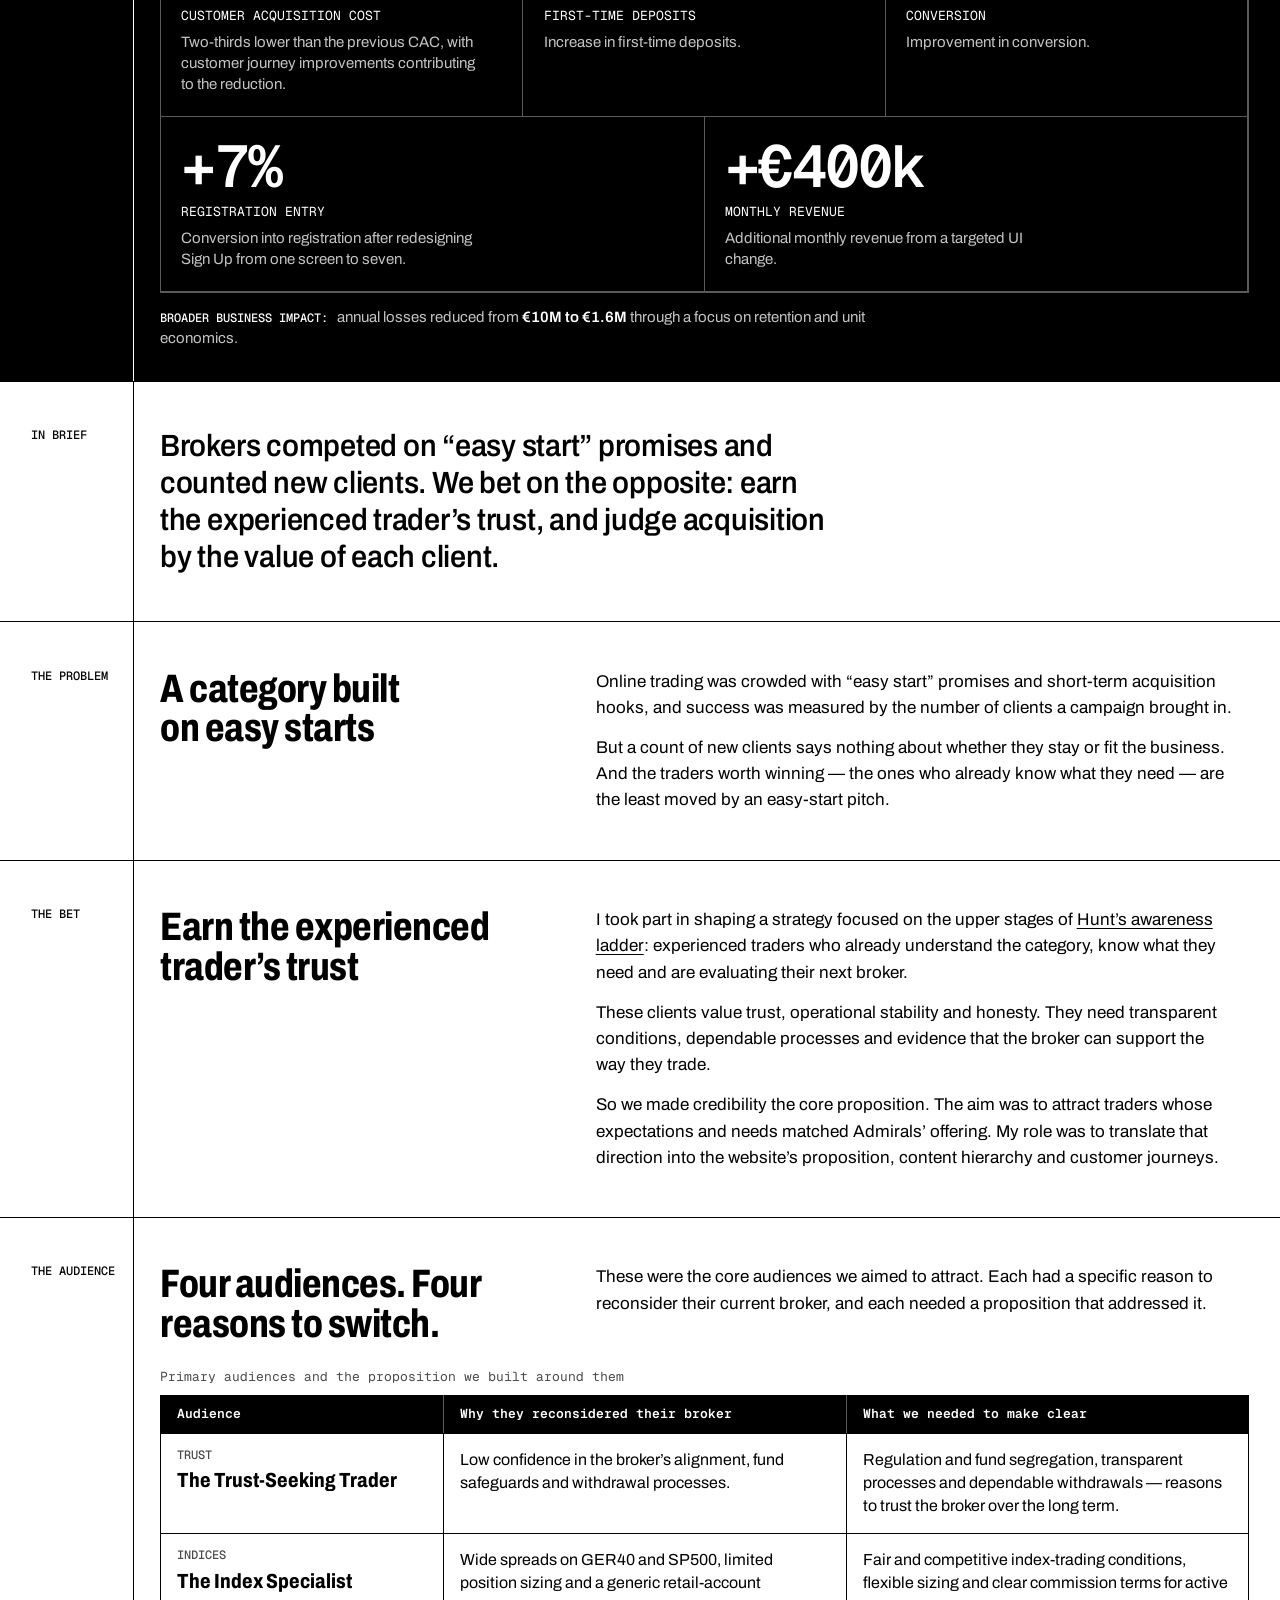
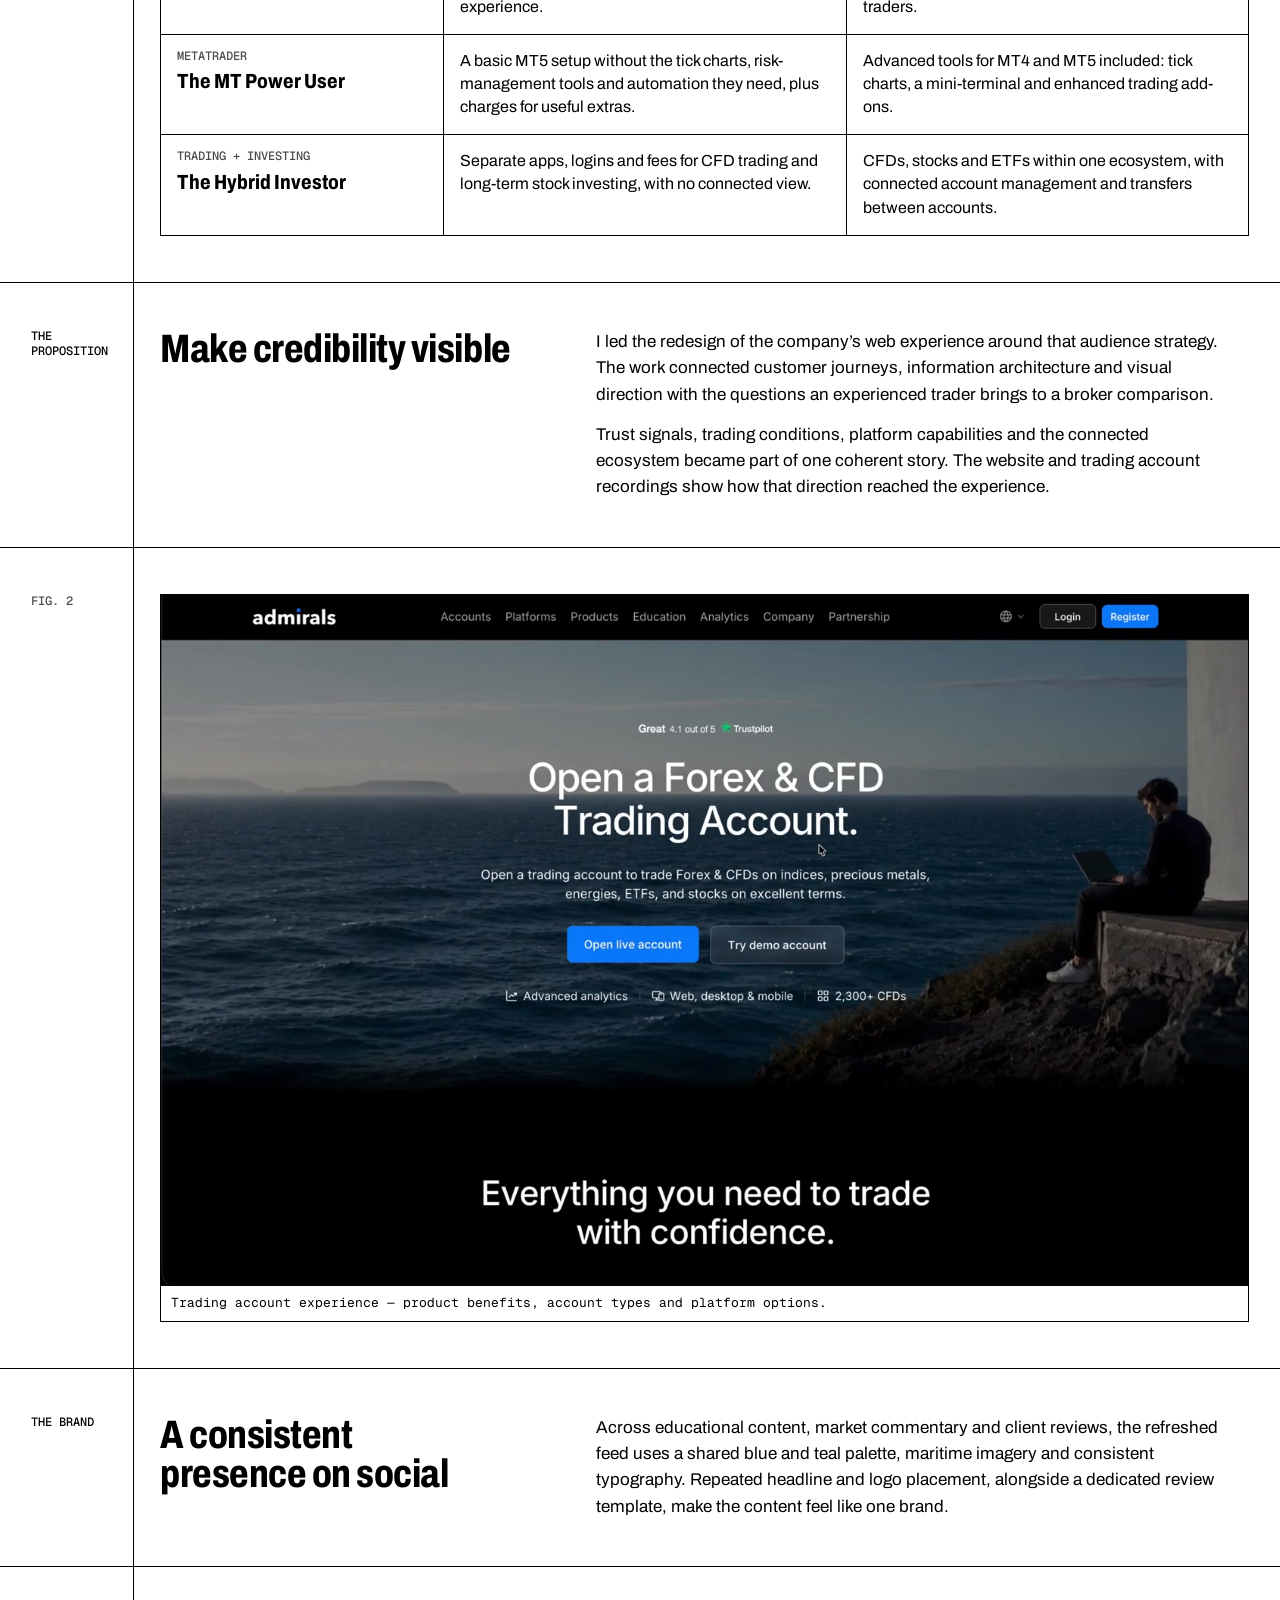
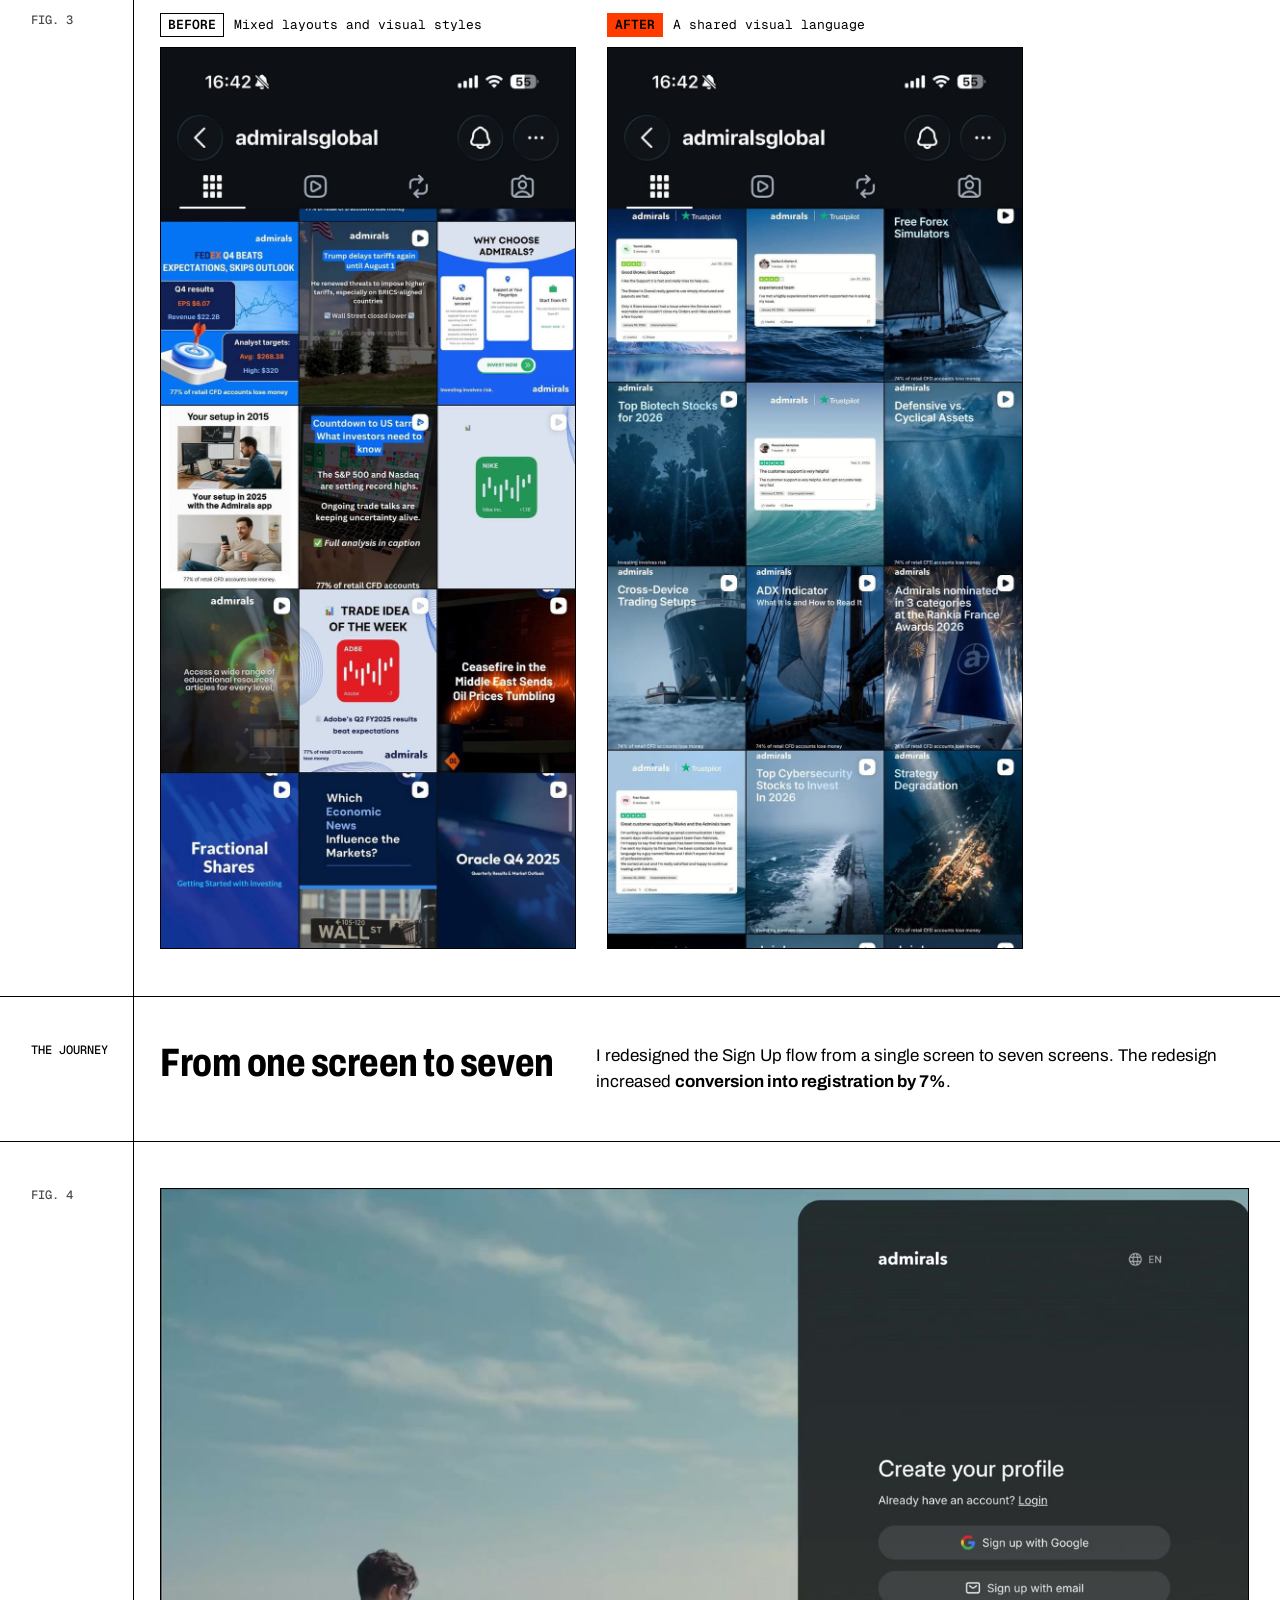
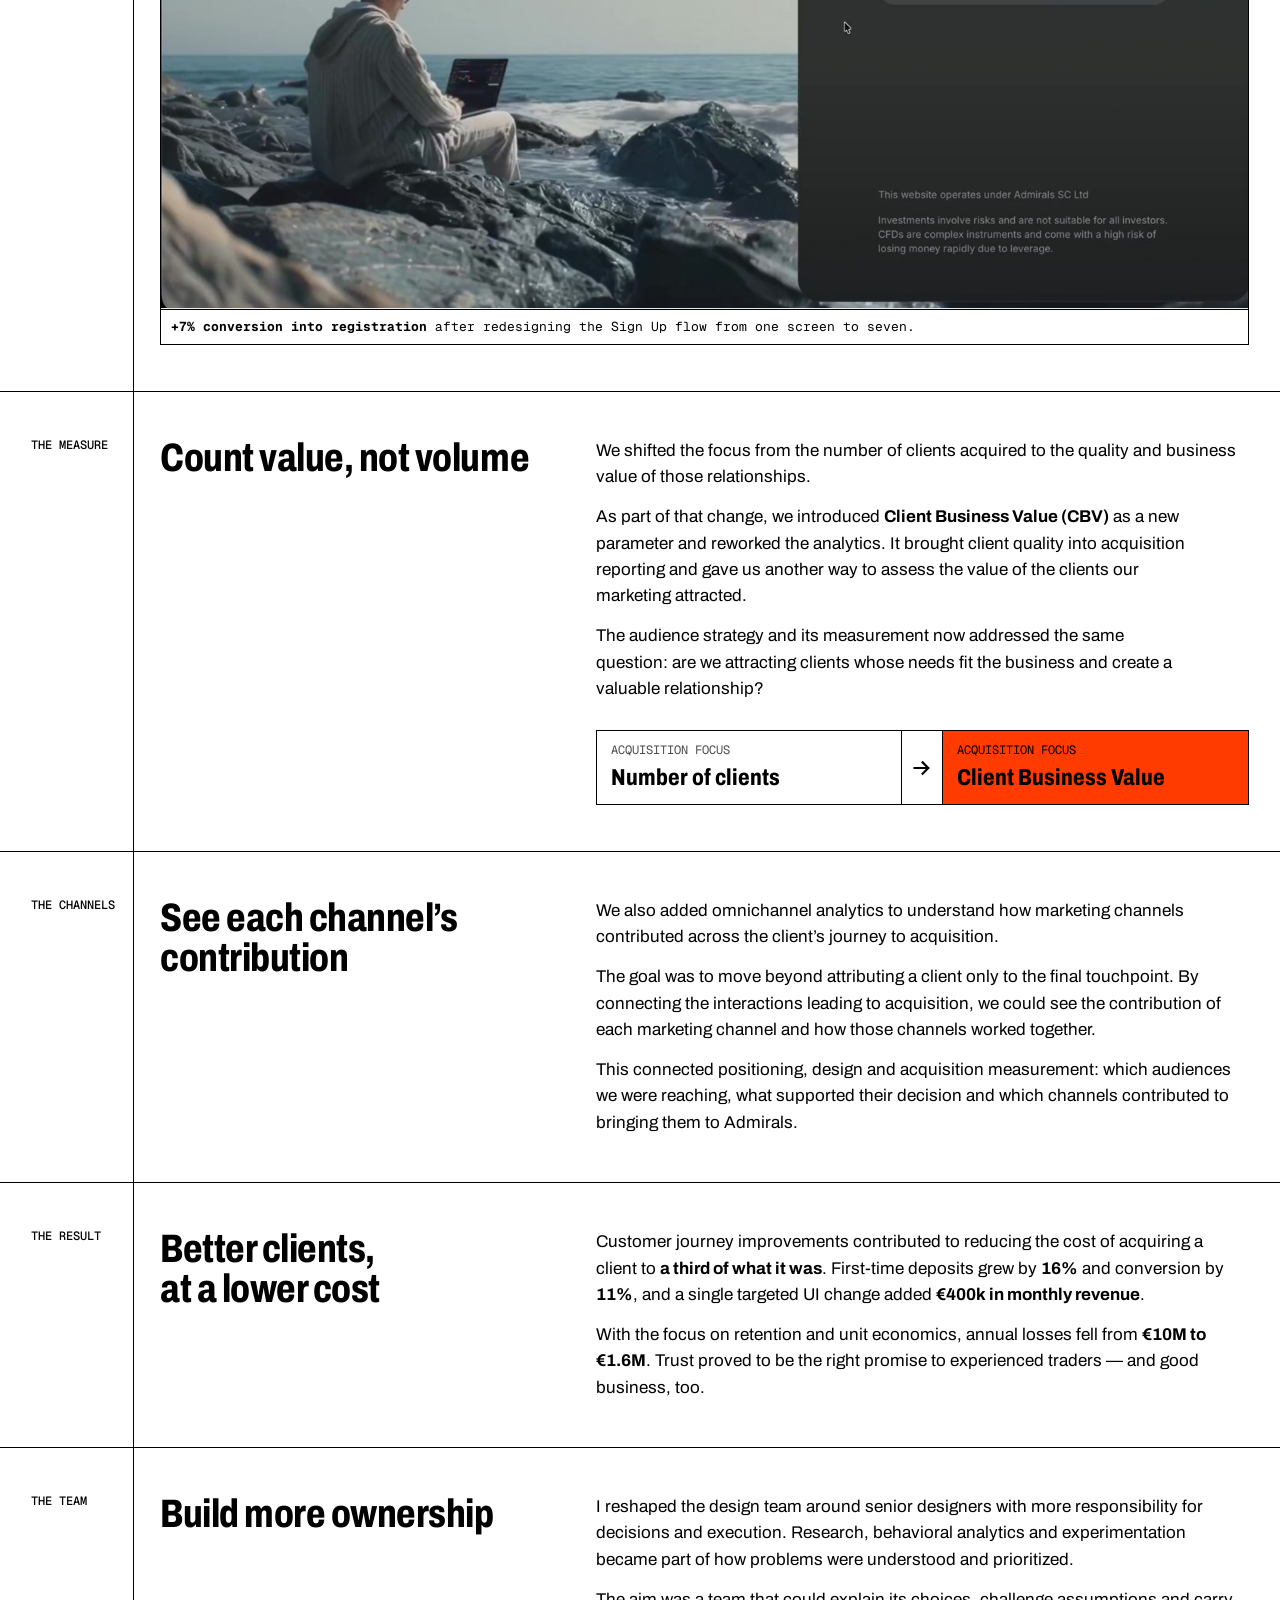
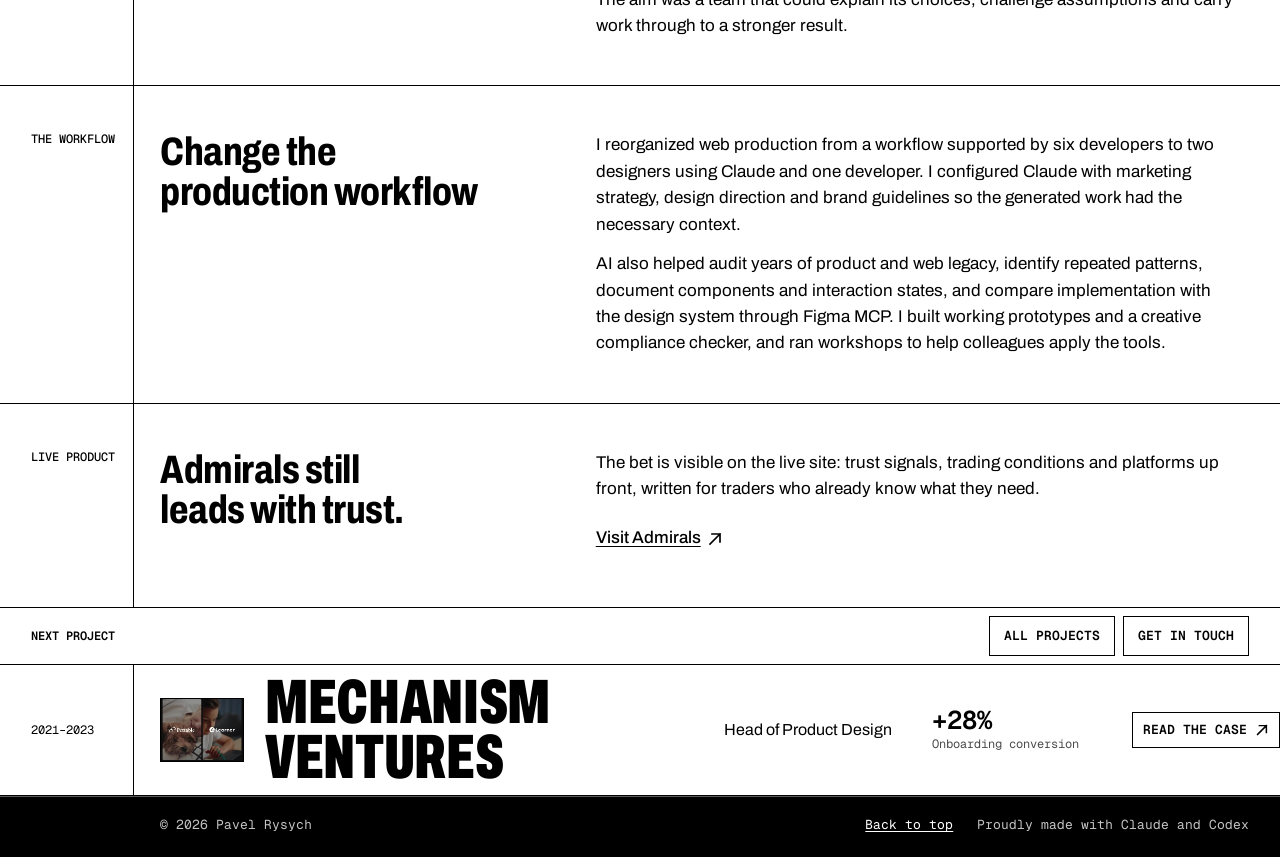
<file: work/admirals/index.html>
<!doctype html>
<html lang="en">
  <head>
    <meta charset="utf-8">
    <meta name="viewport" content="width=device-width, initial-scale=1">
    <meta name="theme-color" content="#ffffff">
    <meta name="author" content="Pavel Rysych">
    <meta name="description" content="Admirals case study: as Head of Design, Pavel Rysych helped win experienced traders with trust, not easy-start promises. CAC −67%, first-time deposits +16%.">
    <meta name="robots" content="index, follow, max-image-preview:large">
    <title>Admirals case study: design for traders — Pavel Rysych</title>
    <link rel="canonical" href="https://www.rysych.com/work/admirals/">
    <link rel="icon" type="image/png" sizes="32x32" href="/assets/favicon-32.png?v=2">
    <link rel="icon" type="image/svg+xml" sizes="any" href="/assets/favicon.svg?v=2">
    <link rel="apple-touch-icon" sizes="180x180" href="/assets/apple-touch-icon.png?v=2">
    <link rel="preload" as="image" href="/assets/admirals-website-film-v3-poster.jpg" fetchpriority="high">
    <link rel="preload" href="/assets/fonts/archivo-var-latin.woff2?v=1" as="font" type="font/woff2" crossorigin>
    <link rel="preload" href="/assets/fonts/geist-mono-var.woff2?v=1" as="font" type="font/woff2" crossorigin>
    <link rel="stylesheet" href="/home.css?v=85">
    <link rel="stylesheet" href="/case.css?v=34">
    <script src="/site.js?v=20" defer></script>
    <script src="/home.js?v=22" defer></script>
    <meta property="og:type" content="article">
    <meta property="og:locale" content="en_US">
    <meta property="og:site_name" content="Pavel Rysych">
    <meta property="og:title" content="Admirals case study: design for traders — Pavel Rysych">
    <meta property="og:description" content="Admirals case study: as Head of Design, Pavel Rysych helped win experienced traders with trust, not easy-start promises. CAC −67%, first-time deposits +16%.">
    <meta property="og:url" content="https://www.rysych.com/work/admirals/">
    <meta property="og:image" content="https://www.rysych.com/assets/og/admirals.jpg?v=3">
    <meta property="og:image:secure_url" content="https://www.rysych.com/assets/og/admirals.jpg?v=3">
    <meta property="og:image:type" content="image/jpeg">
    <meta property="og:image:width" content="1200">
    <meta property="og:image:height" content="630">
    <meta property="og:image:alt" content="Admirals case study by Pavel Rysych, Head of Design: count value, not volume. −67% customer acquisition cost, +€400k monthly revenue.">
    <meta property="article:published_time" content="2026-09-27T14:06:50+04:00">
    <meta property="article:author" content="https://www.rysych.com/">
    <meta name="twitter:card" content="summary_large_image">
    <meta name="twitter:title" content="Admirals case study: design for traders — Pavel Rysych">
    <meta name="twitter:description" content="Admirals case study: as Head of Design, Pavel Rysych helped win experienced traders with trust, not easy-start promises. CAC −67%, first-time deposits +16%.">
    <meta name="twitter:image" content="https://www.rysych.com/assets/og/admirals.jpg?v=3">
    <meta name="twitter:image:alt" content="Admirals case study by Pavel Rysych, Head of Design: count value, not volume. −67% customer acquisition cost, +€400k monthly revenue.">
    <script type="application/ld+json">{"@context":"https://schema.org","@graph":[{"@type":"WebPage","@id":"https://www.rysych.com/work/admirals/","url":"https://www.rysych.com/work/admirals/","name":"Admirals case study: design for traders — Pavel Rysych","inLanguage":"en","isPartOf":{"@id":"https://www.rysych.com/#website"},"primaryImageOfPage":{"@type":"ImageObject","url":"https://www.rysych.com/assets/og/admirals.jpg?v=3","width":1200,"height":630},"breadcrumb":{"@id":"https://www.rysych.com/work/admirals/#breadcrumb"}},{"@type":"Article","@id":"https://www.rysych.com/work/admirals/#article","headline":"Admirals: winning experienced traders with credibility","description":"Admirals case study: as Head of Design, Pavel Rysych helped win experienced traders with trust, not easy-start promises. CAC −67%, first-time deposits +16%.","image":["https://www.rysych.com/assets/og/admirals.jpg?v=3","https://www.rysych.com/assets/admirals-website-film-v3-poster.jpg"],"author":{"@id":"https://www.rysych.com/#person"},"publisher":{"@id":"https://www.rysych.com/#person"},"datePublished":"2026-09-27T14:06:50+04:00","dateModified":"2026-10-08T20:00:00+04:00","inLanguage":"en","mainEntityOfPage":{"@id":"https://www.rysych.com/work/admirals/"},"isPartOf":{"@id":"https://www.rysych.com/#website"},"about":{"@id":"https://www.rysych.com/#org-admirals"}},{"@type":"BreadcrumbList","@id":"https://www.rysych.com/work/admirals/#breadcrumb","itemListElement":[{"@type":"ListItem","position":1,"name":"Pavel Rysych","item":"https://www.rysych.com/"},{"@type":"ListItem","position":2,"name":"Admirals","item":"https://www.rysych.com/work/admirals/"}]},{"@type":"Person","@id":"https://www.rysych.com/#person","name":"Pavel Rysych","url":"https://www.rysych.com/","jobTitle":"Head of Design","sameAs":["https://www.linkedin.com/in/rysych/","https://www.instagram.com/pavel_rysych/","https://www.threads.com/@pavel_rysych"]},{"@type":"WebSite","@id":"https://www.rysych.com/#website","url":"https://www.rysych.com/","name":"Pavel Rysych"},{"@type":"Organization","@id":"https://www.rysych.com/#org-admirals","name":"Admirals","url":"https://admiralmarkets.com/","logo":{"@type":"ImageObject","url":"https://www.rysych.com/assets/admirals-logo-dark.svg"}}]}</script>
  </head>
  <body class="case-page case-page--admirals">
    <a class="skip-link" href="#main">Skip to content</a>
    <header class="site-header">
      <a class="wordmark" href="/" aria-label="Pavel Rysych, Product Design Leader, home">Pavel Rysych</a>
      <span class="site-header__title">Product Design Leader</span>
      <nav class="site-nav" aria-label="Main navigation">
        <ul>
          <li><a href="/#work">Work</a></li>
          <li><a href="/#about">How I work</a></li>
          <li><a href="/#contact">Contact</a></li>
          <li><a class="site-nav__email" href="mailto:rysych@gmail.com">rysych@gmail.com</a></li>
          <li><a href="https://www.linkedin.com/in/rysych/" target="_blank" rel="noopener noreferrer">LinkedIn</a></li>
          <li><a href="/Pavel_Rysych_CV.pdf" target="_blank" rel="noopener">CV (PDF)</a></li>
        </ul>
      </nav>
      <details class="mobile-nav">
        <summary>Menu</summary>
        <nav aria-label="Mobile navigation">
          <a href="/#work">Work</a>
          <a href="/#about">How I work</a>
          <a href="/#contact">Contact</a>
          <a class="site-nav__email" href="mailto:rysych@gmail.com">rysych@gmail.com</a>
          <a href="https://www.linkedin.com/in/rysych/" target="_blank" rel="noopener noreferrer">LinkedIn</a>
          <a href="/Pavel_Rysych_CV.pdf" target="_blank" rel="noopener">CV (PDF)</a>
        </nav>
      </details>
    </header>

    <main id="main">
      <!-- The borehole: this project dug from its surface to its proof, as on the homepage row -->
      <section class="bore" aria-labelledby="case-title">
        <div class="case-title">
          <p class="case-title__yrs mono">2024–Now</p>
          <h1 id="case-title" class="case-title__name">Admirals<span class="visually-hidden"> case study</span></h1>
          <a class="case-title__back" href="/#work"><svg width="14" height="14" viewBox="0 0 16 16" aria-hidden="true" focusable="false"><path d="M13 8H3M7.5 3.5 3 8l4.5 4.5" fill="none" stroke="currentColor" stroke-width="1.7" stroke-linecap="square"/></svg>All projects</a>
        </div>
        <dl class="case-facts">
          <div><dt>Project</dt><dd>Admirals</dd></div>
          <div><dt>My role / type</dt><dd>Head of Design</dd></div>
          <div><dt>Dates</dt><dd>Feb 2024–Present</dd></div>
          <div><dt>Focus</dt><dd>Positioning · Client value · Omnichannel analytics · AI production</dd></div>
        </dl>
        <div class="stratum t-0">
          <p class="depth"><b>0</b><span>Surface</span></p>
          <div class="body surface case-surface">
            <figure class="shot" id="admirals-film">
              <div class="shot__stage" style="--ar:1436 / 912; --pos:0 50%; --stage-bg:#f2f2f2">
                <video data-case-autoplay data-case-lazy muted loop playsinline disablepictureinpicture disableremoteplayback preload="none" poster="/assets/admirals-website-film-v3-poster.jpg" width="1440" height="912" aria-label="Admirals website experience for experienced traders">
                  <source data-src="/assets/admirals-website-film-v3.mp4" type="video/mp4">
                  <p><a href="/assets/admirals-website-film-v3.mp4">Watch the Admirals website recording</a>.</p>
                </video>
              </div>
              <figcaption class="mono">fig. 1 — Admirals website, from the website recording.</figcaption>
            </figure>
            <div class="surface__copy">
              <img class="case-logo" src="/assets/admirals-logo-dark.svg" alt="" width="116.1" height="23">
              <p class="case-deck">Winning experienced traders with credibility instead of “easy start” promises — and measuring clients by value, not volume.</p>
            </div>
          </div>
        </div>
        <div class="stratum t-1">
          <p class="depth"><b>−1</b><span>Why?</span></p>
          <div class="body"><p class="why-1">The traders worth winning — the ones who already know what they need — are the least moved by an easy-start pitch.</p></div>
        </div>
        <div class="stratum t-2">
          <p class="depth"><b>−2</b><span>Why?</span></p>
          <div class="body"><p class="why-2">A count of new clients says nothing about whether they stay or fit the business.</p></div>
        </div>
        <div class="stratum t-core">
          <p class="depth"><b>−3</b><span>Core</span></p>
          <div class="body">
            <p class="core-line">Count value, not volume.</p>
            <p class="src">“We shifted the focus from the number of clients acquired to <mark>the quality and business value of those relationships</mark>.”</p>
            <p class="mine"><span class="mono">My part</span><span>My role was to translate that direction into the website’s proposition, content hierarchy and customer journeys. I reshaped the design team around senior designers with more responsibility for decisions and execution.</span></p>
          </div>
        </div>
        <section class="stratum t-proof" aria-labelledby="case-impact-title">
          <p class="depth"><b>=</b><span>Proof</span></p>
          <div class="body">
            <h2 class="proof-title" id="case-impact-title">Key outcomes</h2>
            <dl class="figs figs--5">
              <div><dt>Customer acquisition cost</dt><dd class="n">−67%</dd><dd class="d">Two-thirds lower than the previous CAC, with customer journey improvements contributing to the reduction.</dd></div>
              <div><dt>First-time deposits</dt><dd class="n">+16%</dd><dd class="d">Increase in first-time deposits.</dd></div>
              <div><dt>Conversion</dt><dd class="n">+11%</dd><dd class="d">Improvement in conversion.</dd></div>
              <div><dt>Registration entry</dt><dd class="n">+7%</dd><dd class="d">Conversion into registration after redesigning Sign Up from one screen to seven.</dd></div>
              <div><dt>Monthly revenue</dt><dd class="n">+€400k</dd><dd class="d">Additional monthly revenue from a targeted UI change.</dd></div>
            </dl>
            <p class="ctx"><b>Broader business impact:</b> annual losses reduced from <strong>€10M to €1.6M</strong> through a focus on retention and unit economics.</p>
          </div>
        </section>
      </section>

      <!-- The long read: one ruled stratum per chapter or plate, labels in the depth column -->
      <div class="case-main">
        <section class="case-section case-section--lead">
          <p class="case-section__aside">In brief</p>
          <div>
            <h2>Brokers competed on “easy start” promises and counted new clients. We bet on the opposite: earn the experienced trader’s trust, and judge acquisition by the value of each client.</h2>
          </div>
        </section>
        <section class="case-section">
          <p class="case-section__aside">The problem</p>
          <div>
            <h2>A category built on easy starts</h2>
            <p>Online trading was crowded with “easy start” promises and short-term acquisition hooks, and success was measured by the number of clients a campaign brought in.</p>
            <p>But a count of new clients says nothing about whether they stay or fit the business. And the traders worth winning — the ones who already know what they need — are the least moved by an easy-start pitch.</p>
          </div>
        </section>
        <section class="case-section" id="admirals-strategy">
          <p class="case-section__aside">The bet</p>
          <div>
            <h2>Earn the experienced trader’s trust</h2>
            <p>I took part in shaping a strategy focused on the upper stages of <a href="https://onlinelibrary.wiley.com/doi/abs/10.1002/9781118255827.ch4" target="_blank" rel="noopener noreferrer">Hunt’s awareness ladder</a>: experienced traders who already understand the category, know what they need and are evaluating their next broker.</p>
            <p>These clients value trust, operational stability and honesty. They need transparent conditions, dependable processes and evidence that the broker can support the way they trade.</p>
            <p>So we made credibility the core proposition. The aim was to attract traders whose expectations and needs matched Admirals’ offering. My role was to translate that direction into the website’s proposition, content hierarchy and customer journeys.</p>
          </div>
        </section>
        <section class="case-audiences" aria-labelledby="audiences-title">
          <div class="case-audiences__intro">
            <p class="case-section__aside">The audience</p>
            <div>
              <h2 id="audiences-title">Four audiences. Four reasons to switch.</h2>
              <p>These were the core audiences we aimed to attract. Each had a specific reason to reconsider their current broker, and each needed a proposition that addressed it.</p>
            </div>
          </div>
          <div class="case-table-wrap" role="region" aria-labelledby="audiences-title" tabindex="0">
            <table class="case-audience-table">
              <caption>Primary audiences and the proposition we built around them</caption>
              <thead><tr><th scope="col">Audience</th><th scope="col">Why they reconsidered their broker</th><th scope="col">What we needed to make clear</th></tr></thead>
              <tbody>
                <tr>
                  <th scope="row"><span>Trust</span>The Trust-Seeking Trader</th>
                  <td data-label="Why they reconsidered their broker">Low confidence in the broker’s alignment, fund safeguards and withdrawal processes.</td>
                  <td data-label="What we needed to make clear">Regulation and fund segregation, transparent processes and dependable withdrawals — reasons to trust the broker over the long term.</td>
                </tr>
                <tr>
                  <th scope="row"><span>Indices</span>The Index Specialist</th>
                  <td data-label="Why they reconsidered their broker">Wide spreads on GER40 and SP500, limited position sizing and a generic retail-account experience.</td>
                  <td data-label="What we needed to make clear">Fair and competitive index-trading conditions, flexible sizing and clear commission terms for active traders.</td>
                </tr>
                <tr>
                  <th scope="row"><span>MetaTrader</span>The MT Power User</th>
                  <td data-label="Why they reconsidered their broker">A basic MT5 setup without the tick charts, risk-management tools and automation they need, plus charges for useful extras.</td>
                  <td data-label="What we needed to make clear">Advanced tools for MT4 and MT5 included: tick charts, a mini-terminal and enhanced trading add-ons.</td>
                </tr>
                <tr>
                  <th scope="row"><span>Trading + investing</span>The Hybrid Investor</th>
                  <td data-label="Why they reconsidered their broker">Separate apps, logins and fees for CFD trading and long-term stock investing, with no connected view.</td>
                  <td data-label="What we needed to make clear">CFDs, stocks and ETFs within one ecosystem, with connected account management and transfers between accounts.</td>
                </tr>
              </tbody>
            </table>
          </div>
        </section>
        <section class="case-section">
          <p class="case-section__aside">The proposition</p>
          <div>
            <h2>Make credibility visible</h2>
            <p>I led the redesign of the company’s web experience around that audience strategy. The work connected customer journeys, information architecture and visual direction with the questions an experienced trader brings to a broker comparison.</p>
            <p>Trust signals, trading conditions, platform capabilities and the connected ecosystem became part of one coherent story. The website and trading account recordings show how that direction reached the experience.</p>
          </div>
        </section>
        <figure class="case-figure" id="admirals-account-film">
          <video class="case-film__video" data-case-autoplay data-case-lazy muted loop playsinline disablepictureinpicture disableremoteplayback preload="none" data-poster="/assets/admirals-experience-film-v1-poster.jpg" width="1440" height="912" aria-label="Admirals trading account page, including account types, platforms and trading conditions">
            <source data-src="/assets/admirals-experience-film-v1.mp4" type="video/mp4">
            <p><a href="/assets/admirals-experience-film-v1.mp4">Watch the trading account experience</a>.</p>
          </video>
          <figcaption>Trading account experience — product benefits, account types and platform options.</figcaption>
        </figure>
        <section class="case-section" id="admirals-social" aria-labelledby="admirals-social-title">
          <p class="case-section__aside">The brand</p>
          <div>
            <h2 id="admirals-social-title">A consistent presence on social</h2>
            <p>Across educational content, market commentary and client reviews, the refreshed feed uses a shared blue and teal palette, maritime imagery and consistent typography. Repeated headline and logo placement, alongside a dedicated review template, make the content feel like one brand.</p>
          </div>
        </section>
        <div class="case-social-comparison" role="group" aria-label="Admirals social feed before and after the visual refresh">
          <figure class="case-social-comparison__item">
            <figcaption><span class="case-social-comparison__label">Before</span><span>Mixed layouts and visual styles</span></figcaption>
            <a href="/assets/admirals-social-before.jpg" target="_blank" rel="noopener noreferrer" aria-label="Open the full screenshot of the Admirals social feed before the refresh">
              <img src="/assets/admirals-social-before-860.jpg" alt="Admirals Instagram feed before the refresh, mixing blue and white graphics, stock photos, 3D illustrations and different headline layouts." width="860" height="1871" loading="lazy" decoding="async">
            </a>
          </figure>
          <figure class="case-social-comparison__item case-social-comparison__item--after">
            <figcaption><span class="case-social-comparison__label">After</span><span>A shared visual language</span></figcaption>
            <a href="/assets/admirals-social-after.jpg" target="_blank" rel="noopener noreferrer" aria-label="Open the full screenshot of the Admirals social feed after the refresh">
              <img src="/assets/admirals-social-after-860.jpg" alt="Admirals Instagram feed after the refresh, with blue and teal maritime imagery, white headlines and consistent client review templates." width="860" height="1871" loading="lazy" decoding="async">
            </a>
          </figure>
        </div>
        <section class="case-section" id="admirals-signup">
          <p class="case-section__aside">The journey</p>
          <div>
            <h2>From one screen to seven</h2>
            <p>I redesigned the Sign Up flow from a single screen to seven screens. The redesign increased <strong>conversion into registration by 7%</strong>.</p>
          </div>
        </section>
        <figure class="case-figure" id="admirals-signup-film">
          <video class="case-film__video" data-case-autoplay data-case-lazy muted loop playsinline disablepictureinpicture disableremoteplayback preload="none" data-poster="/assets/admirals-signup-film-v1-poster.jpg" width="1440" height="950" aria-label="Redesigned Admirals Sign Up flow, from one screen to seven">
            <source data-src="/assets/admirals-signup-film-v1.mp4" type="video/mp4">
            <p><a href="/assets/admirals-signup-film-v1.mp4">Watch the redesigned Sign Up flow</a>.</p>
          </video>
          <figcaption><strong>+7% conversion into registration</strong> after redesigning the Sign Up flow from one screen to seven.</figcaption>
        </figure>
        <section class="case-section">
          <p class="case-section__aside">The measure</p>
          <div>
            <h2>Count value, not volume</h2>
            <p>We shifted the focus from the number of clients acquired to the quality and business value of those relationships.</p>
            <p>As part of that change, we introduced <strong>Client Business Value (CBV)</strong> as a new parameter and reworked the analytics. It brought client quality into acquisition reporting and gave us another way to assess the value of the clients our marketing attracted.</p>
            <p>The audience strategy and its measurement now addressed the same question: are we attracting clients whose needs fit the business and create a valuable relationship?</p>
            <div class="case-value-shift" role="group" aria-label="Acquisition focus shifted from number of clients to Client Business Value"><span><small>Acquisition focus</small><strong>Number of clients</strong></span><b aria-hidden="true"><svg width="20" height="20" viewBox="0 0 16 16" focusable="false"><path d="M2 8h11M8.5 3.5 13 8l-4.5 4.5" fill="none" stroke="currentColor" stroke-width="1.7" stroke-linecap="square"/></svg></b><span><small>Acquisition focus</small><strong>Client Business Value</strong></span></div>
          </div>
        </section>
        <section class="case-section">
          <p class="case-section__aside">The channels</p>
          <div>
            <h2>See each channel’s contribution</h2>
            <p>We also added omnichannel analytics to understand how marketing channels contributed across the client’s journey to acquisition.</p>
            <p>The goal was to move beyond attributing a client only to the final touchpoint. By connecting the interactions leading to acquisition, we could see the contribution of each marketing channel and how those channels worked together.</p>
            <p>This connected positioning, design and acquisition measurement: which audiences we were reaching, what supported their decision and which channels contributed to bringing them to Admirals.</p>
          </div>
        </section>
        <section class="case-section">
          <p class="case-section__aside">The result</p>
          <div>
            <h2>Better clients, at a lower cost</h2>
            <p>Customer journey improvements contributed to reducing the cost of acquiring a client to <strong>a third of what it was</strong>. First-time deposits grew by <strong>16%</strong> and conversion by <strong>11%</strong>, and a single targeted UI change added <strong>€400k in monthly revenue</strong>.</p>
            <p>With the focus on retention and unit economics, annual losses fell from <strong>€10M to €1.6M</strong>. Trust proved to be the right promise to experienced traders — and good business, too.</p>
          </div>
        </section>
        <section class="case-section" id="admirals-team">
          <p class="case-section__aside">The team</p>
          <div>
            <h2>Build more ownership</h2>
            <p>I reshaped the design team around senior designers with more responsibility for decisions and execution. Research, behavioral analytics and experimentation became part of how problems were understood and prioritized.</p>
            <p>The aim was a team that could explain its choices, challenge assumptions and carry work through to a stronger result.</p>
          </div>
        </section>
        <section class="case-section" id="admirals-workflow">
          <p class="case-section__aside">The workflow</p>
          <div>
            <h2>Change the production workflow</h2>
            <p>I reorganized web production from a workflow supported by six developers to two designers using Claude and one developer. I configured Claude with marketing strategy, design direction and brand guidelines so the generated work had the necessary context.</p>
            <p>AI also helped audit years of product and web legacy, identify repeated patterns, document components and interaction states, and compare implementation with the design system through Figma MCP. I built working prototypes and a creative compliance checker, and ran workshops to help colleagues apply the tools.</p>
          </div>
        </section>
        <section class="case-section">
          <p class="case-section__aside">Live product</p>
          <div>
            <h2>Admirals still leads with trust.</h2>
            <p>The bet is visible on the live site: trust signals, trading conditions and platforms up front, written for traders who already know what they need.</p>
            <a class="text-link" href="https://admiralmarkets.com/" target="_blank" rel="noopener noreferrer">Visit Admirals<svg class="icon-arrow" width="14" height="14" viewBox="0 0 16 16" aria-hidden="true" focusable="false"><path d="M3 13 13 3M5 3h8v8" fill="none" stroke="currentColor" stroke-width="1.7" stroke-linecap="square"/></svg></a>
          </div>
        </section>
      </div>

      <!-- The next borehole, still closed: the same row as on the homepage index -->
      <nav class="case-next" aria-labelledby="case-next-title">
        <div class="legend">
          <h2 id="case-next-title">Next project</h2>
          <p class="case-next__more"><a class="btn" href="/#work">All projects</a><a class="btn" href="/#contact">Get in touch</a></p>
        </div>
        <a class="p__btn case-next__row" href="/work/mechanism/">
          <span class="p__yrs mono">2021–2023</span>
          <span class="p__thumb" aria-hidden="true" style="--thumb-bg:#0d0d0d"><video data-case-autoplay data-case-lazy data-quiet muted loop playsinline disablepictureinpicture disableremoteplayback preload="none" data-poster="/assets/tile-mechanism-poster.jpg" width="640" height="1000" style="--pos:50% 3%" aria-hidden="true"><source data-src="/assets/tile-mechanism.mp4" type="video/mp4"></video></span>
          <span class="p__name">Mechanism Ventures</span>
          <span class="p__role">Head of Product Design</span>
          <span class="p__fig"><b>+28%</b><small>Onboarding conversion</small></span>
          <span class="p__why">Read the case<svg width="14" height="14" viewBox="0 0 16 16" aria-hidden="true" focusable="false"><path d="M3 13 13 3M5 3h8v8" fill="none" stroke="currentColor" stroke-width="1.7" stroke-linecap="square"/></svg></span>
        </a>
      </nav>
    </main>

    <div class="bedrock"><footer class="site-footer"><span>© 2026 Pavel Rysych</span><span class="site-footer__end"><a href="#main">Back to top</a><span class="site-footer__credit">Proudly made with Claude and Codex</span></span></footer></div>
  </body>
</html>
</file>
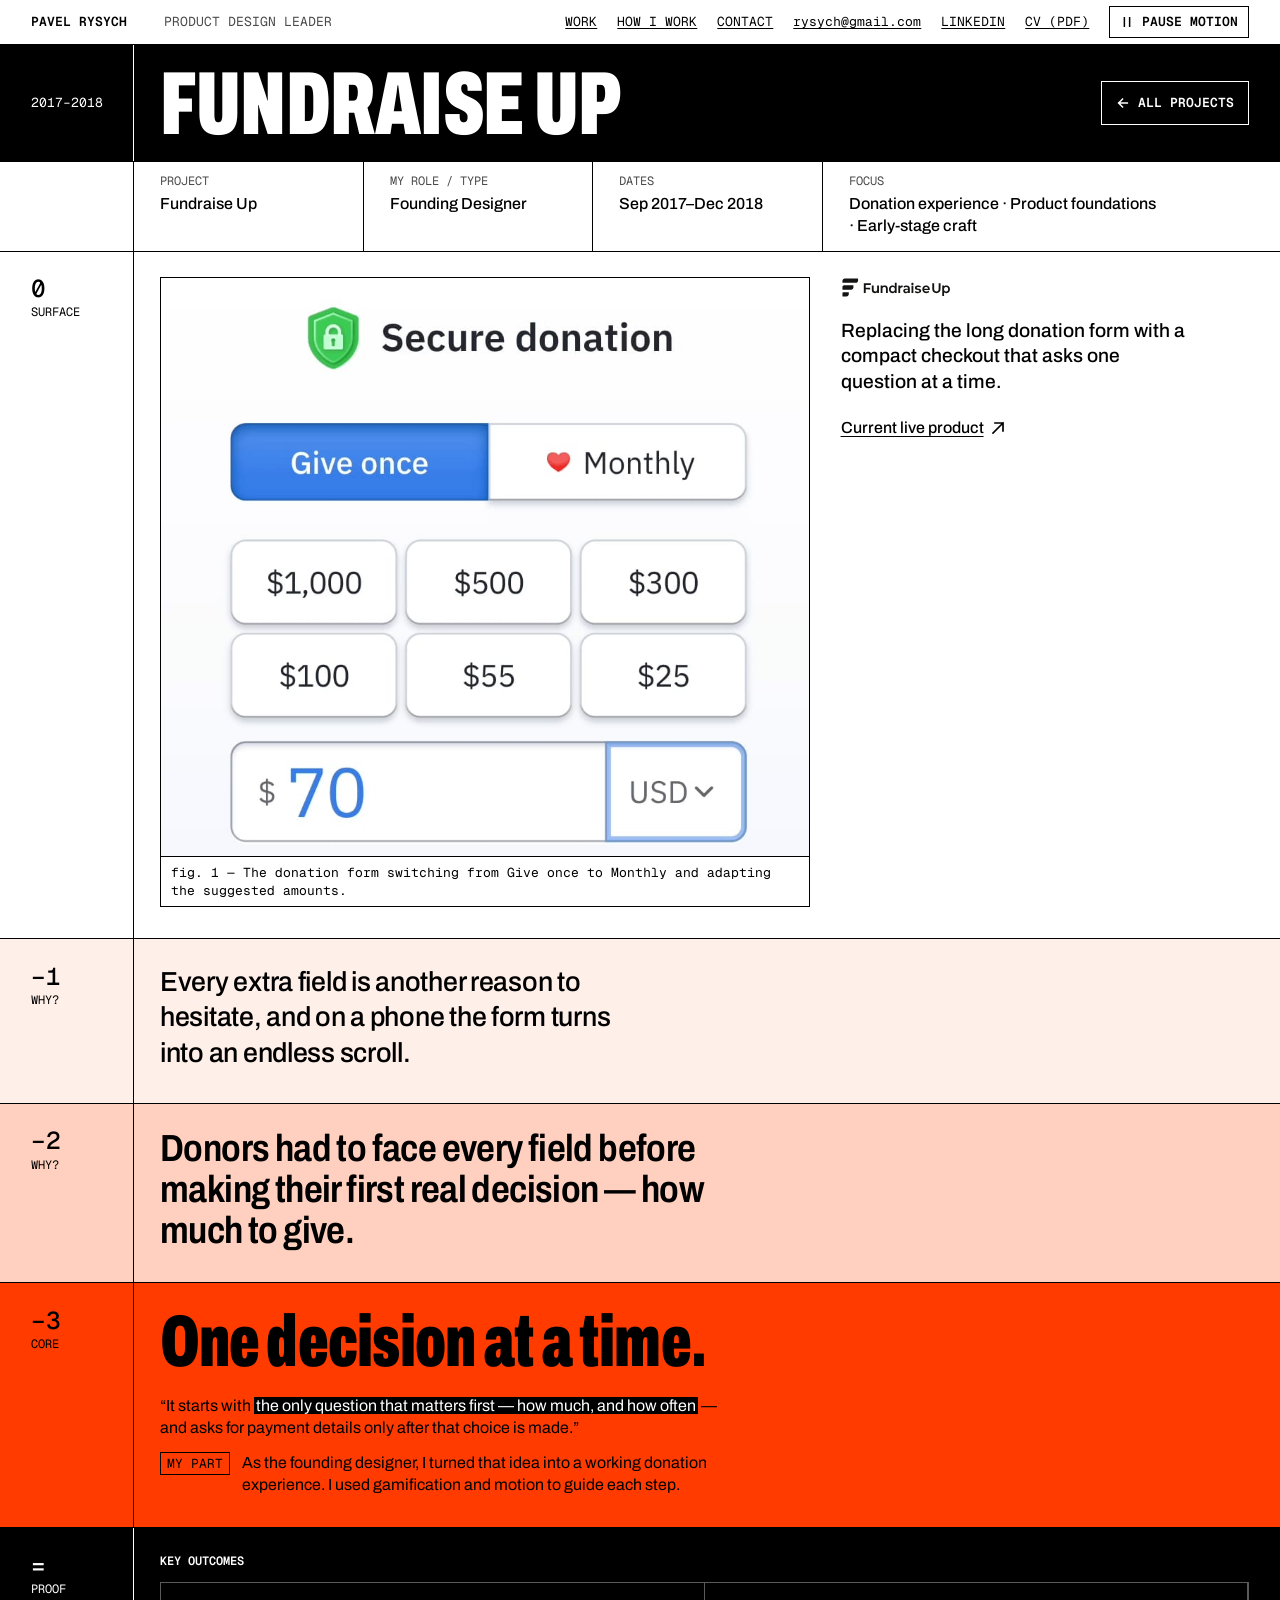
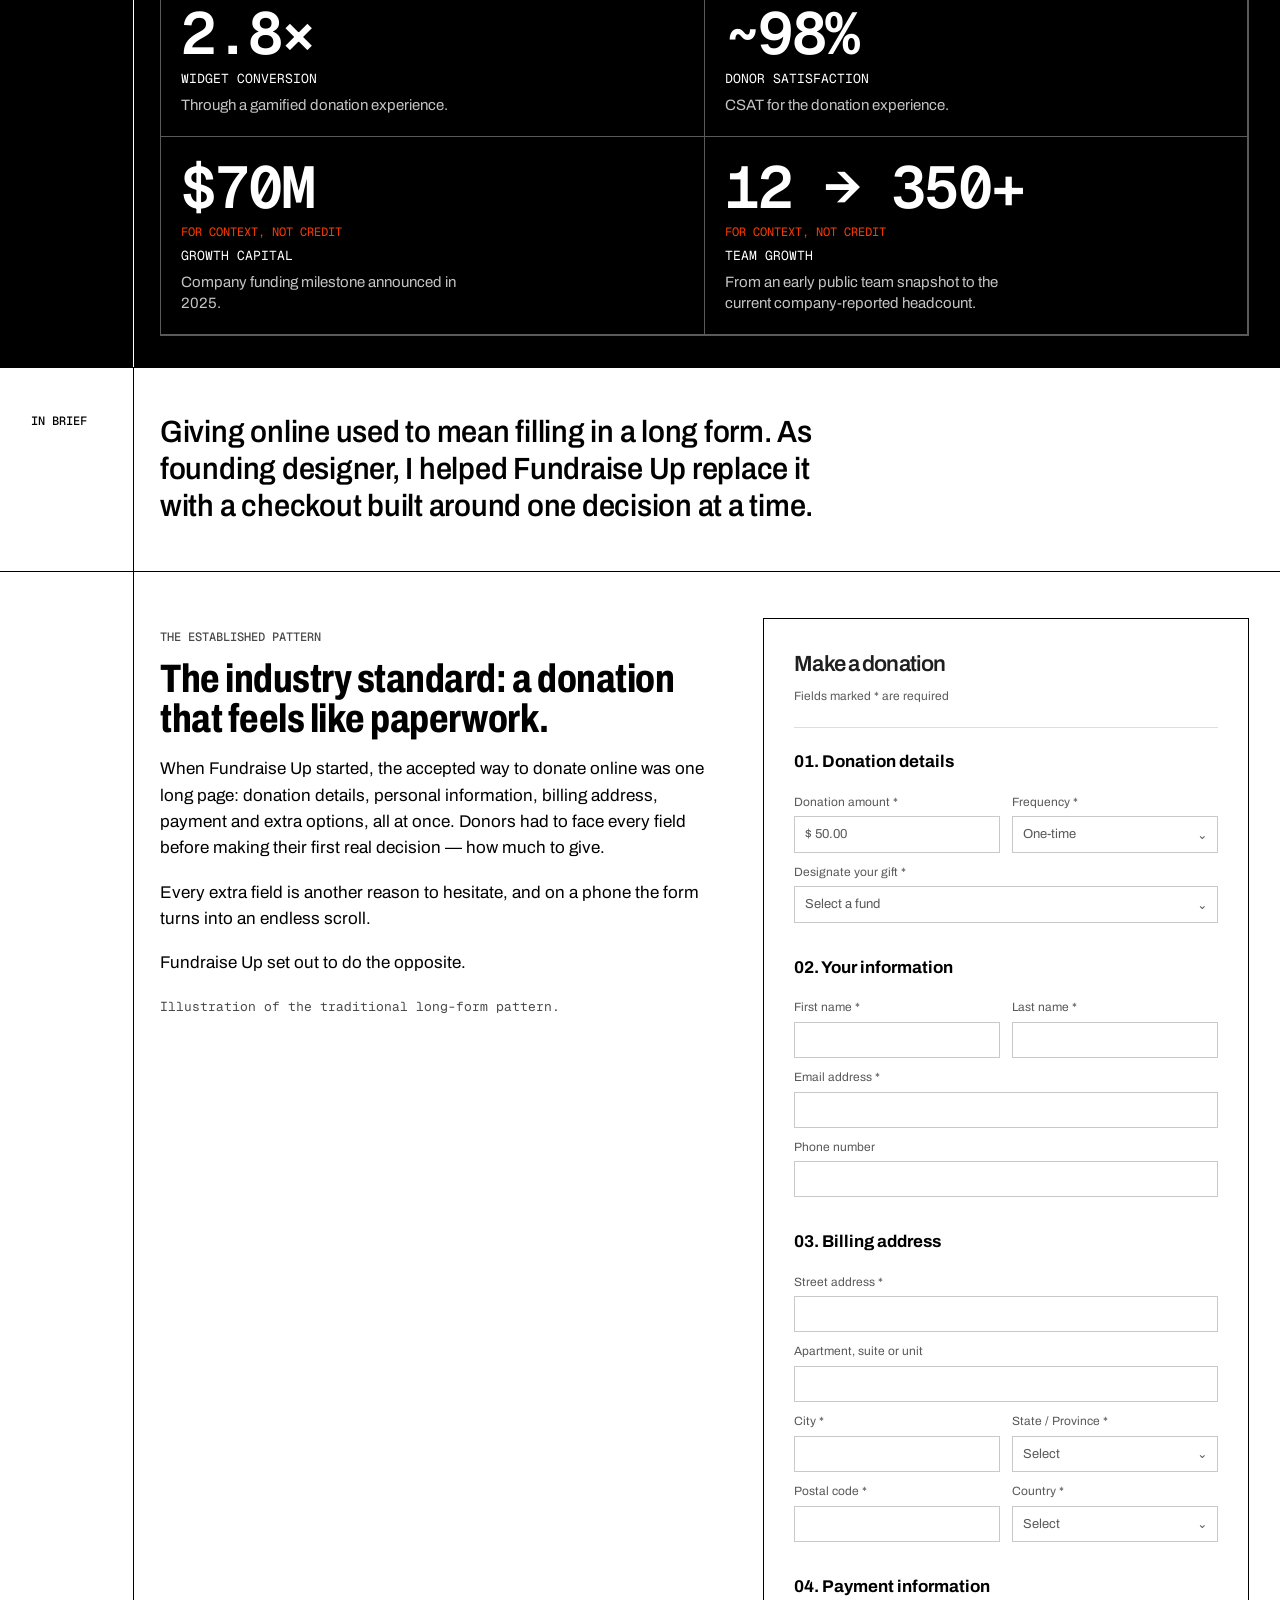
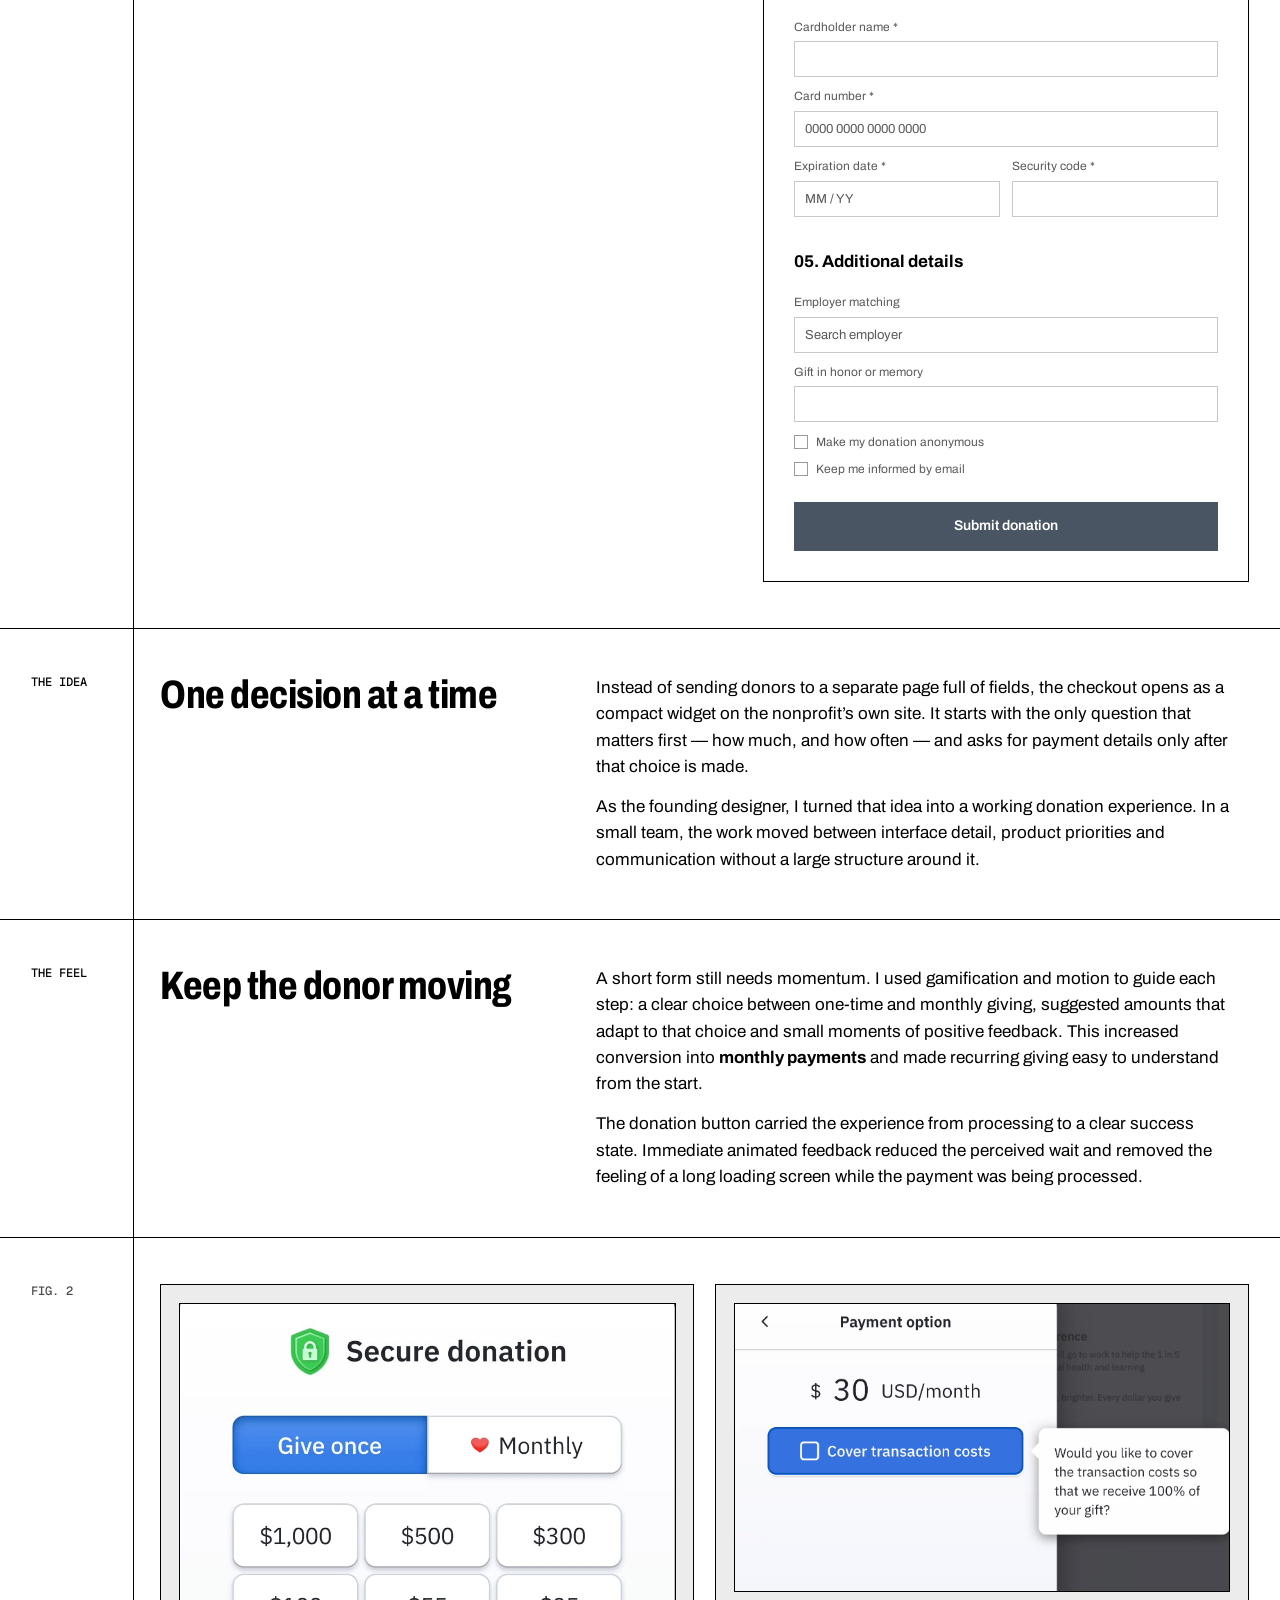
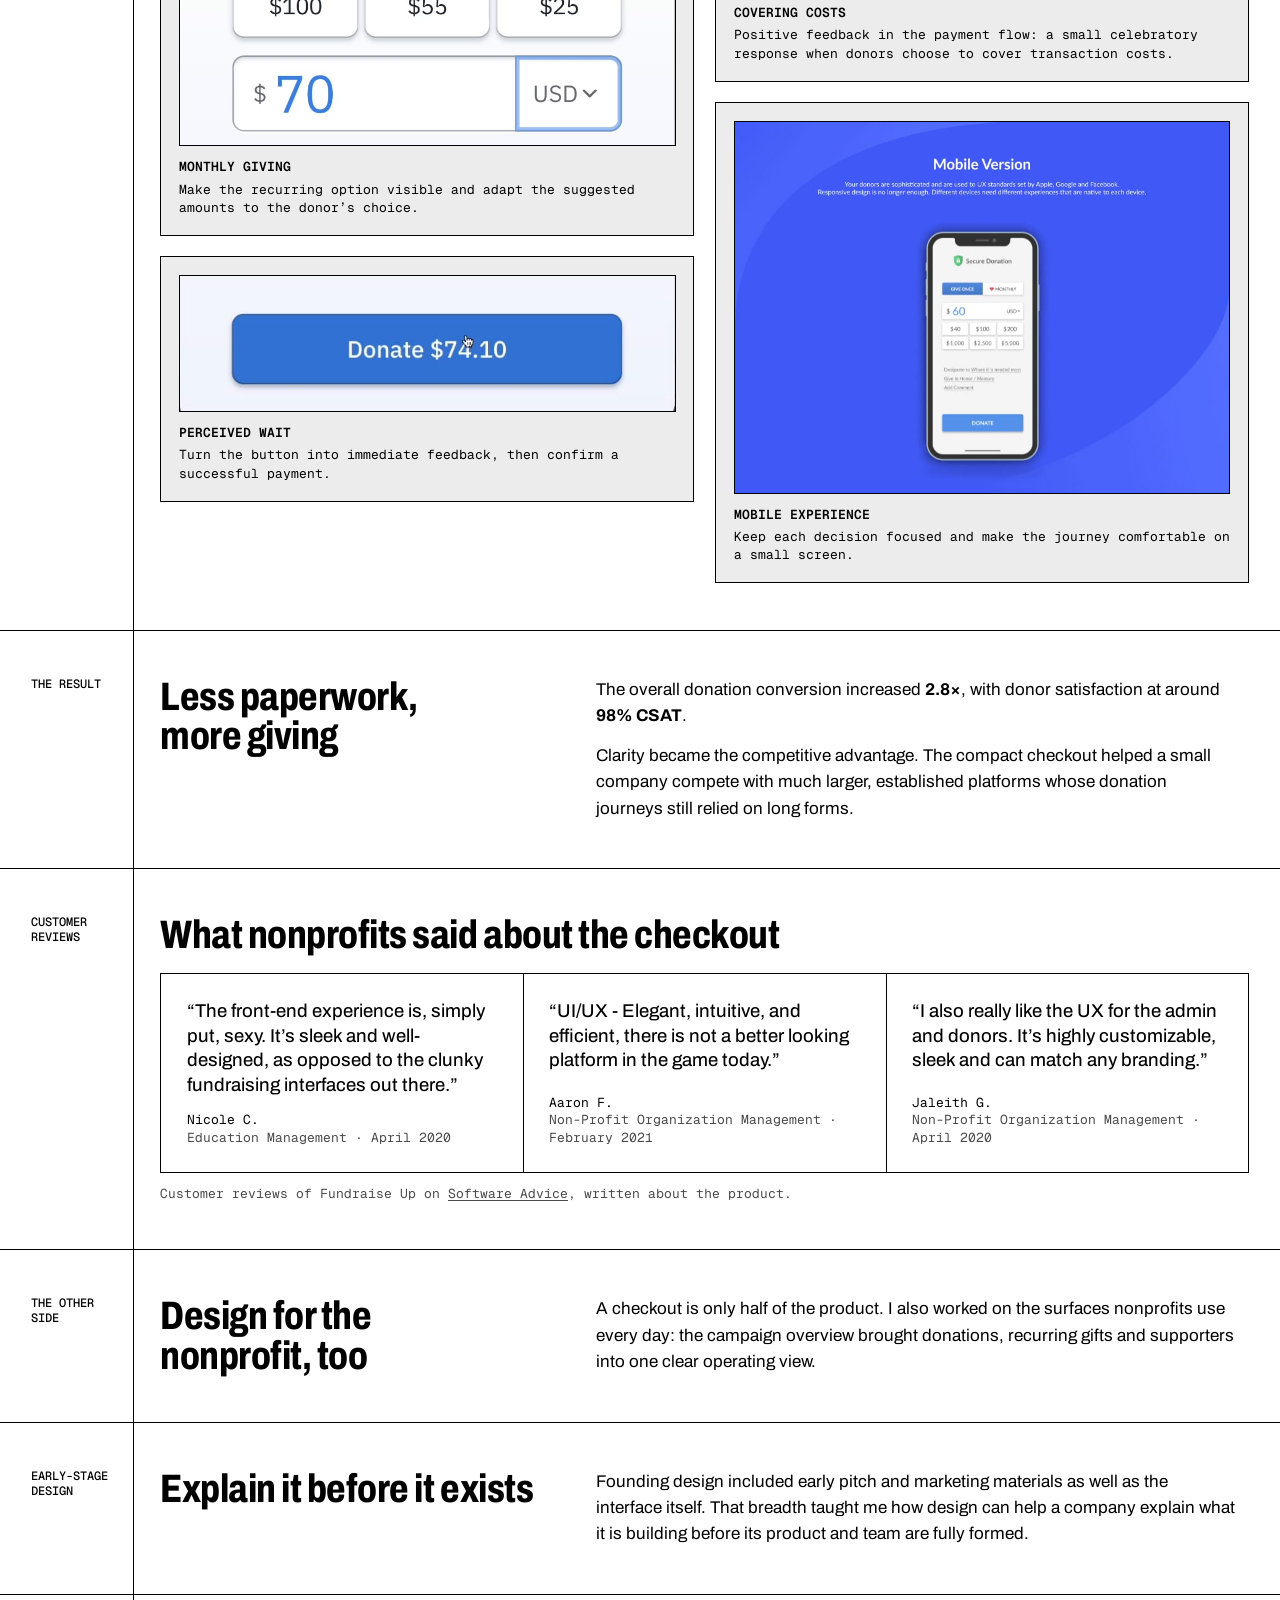
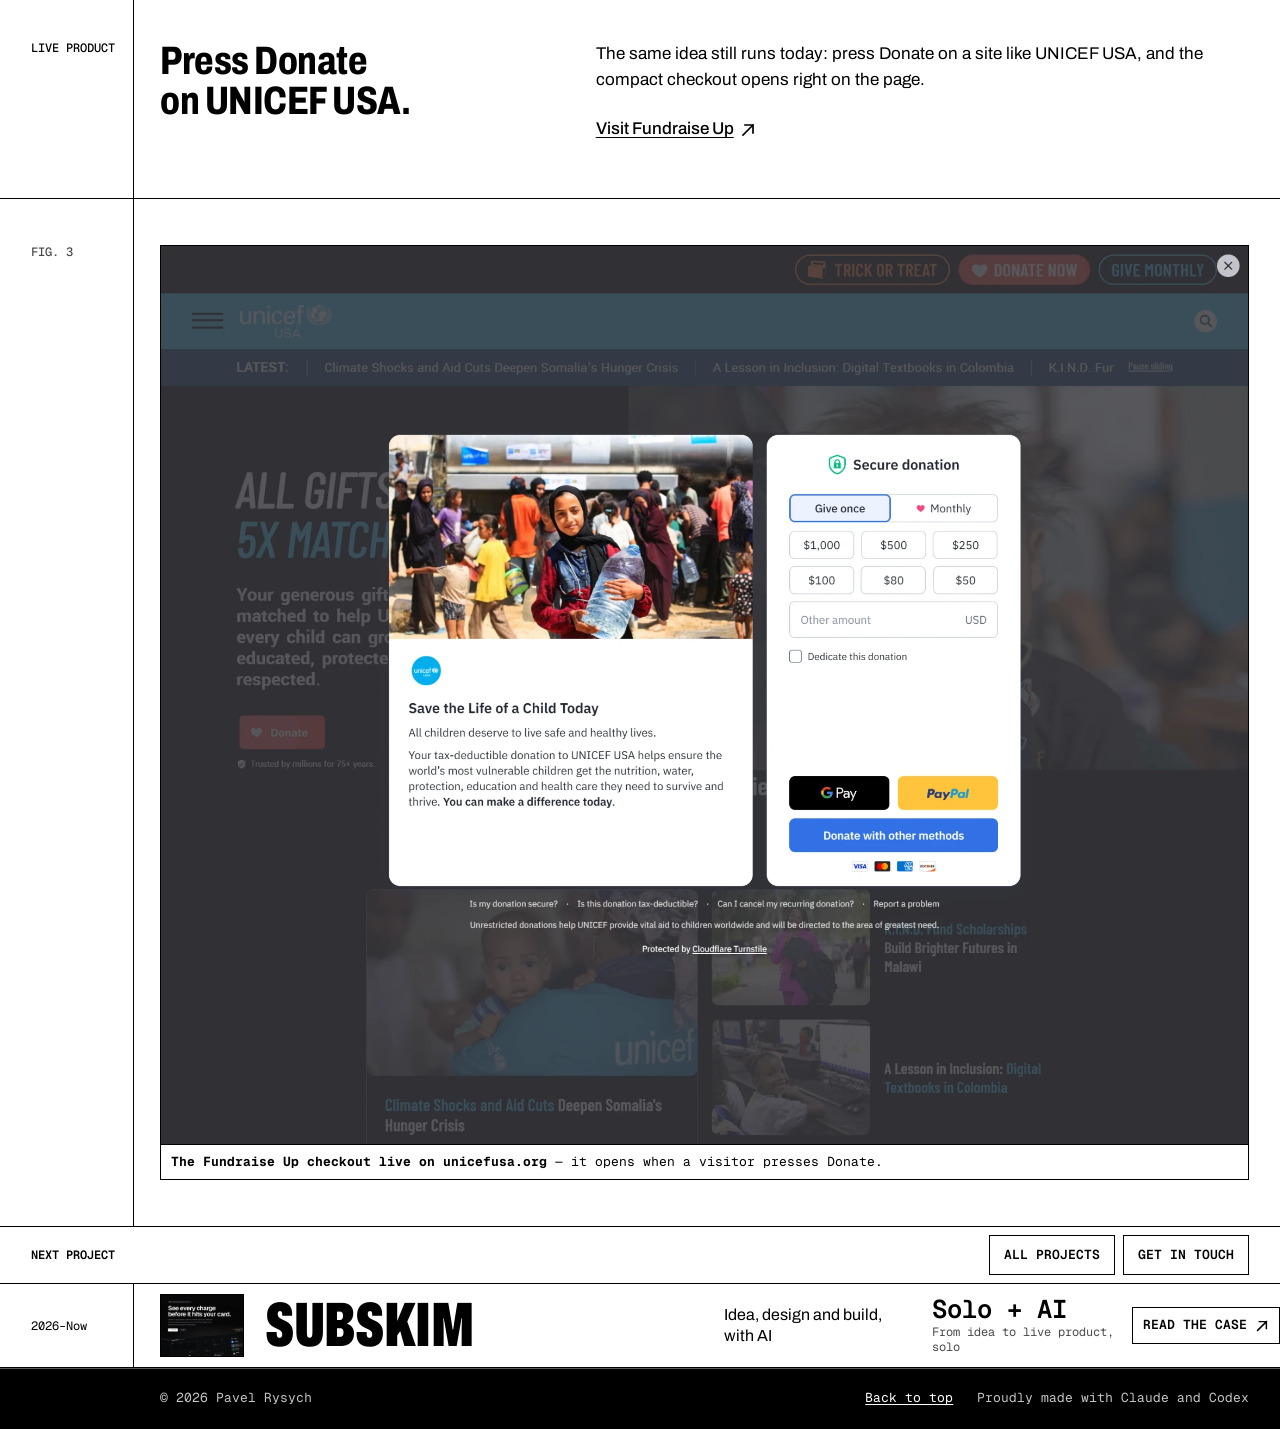
<file: work/fundraise-up/index.html>
<!doctype html>
<html lang="en">
  <head>
    <meta charset="utf-8">
    <meta name="viewport" content="width=device-width, initial-scale=1">
    <meta name="theme-color" content="#ffffff">
    <meta name="author" content="Pavel Rysych">
    <meta name="description" content="Fundraise Up case study: as founding designer, Pavel Rysych helped replace the long donation form with a one-question-at-a-time checkout. 2.8× conversion.">
    <meta name="robots" content="index, follow, max-image-preview:large">
    <title>Fundraise Up case study: donation checkout — Pavel Rysych</title>
    <link rel="canonical" href="https://www.rysych.com/work/fundraise-up/">
    <link rel="icon" type="image/png" sizes="32x32" href="/assets/favicon-32.png?v=2">
    <link rel="icon" type="image/svg+xml" sizes="any" href="/assets/favicon.svg?v=2">
    <link rel="apple-touch-icon" sizes="180x180" href="/assets/apple-touch-icon.png?v=2">
    <link rel="preload" href="/assets/fonts/archivo-var-latin.woff2?v=1" as="font" type="font/woff2" crossorigin>
    <link rel="preload" href="/assets/fonts/geist-mono-var.woff2?v=1" as="font" type="font/woff2" crossorigin>
    <link rel="stylesheet" href="/home.css?v=85">
    <link rel="stylesheet" href="/assets/fundraise-case.css?v=3">
    <link rel="stylesheet" href="/case.css?v=34">
    <script src="/site.js?v=20" defer></script>
    <script src="/home.js?v=22" defer></script>
    <meta property="og:type" content="article">
    <meta property="og:locale" content="en_US">
    <meta property="og:site_name" content="Pavel Rysych">
    <meta property="og:title" content="Fundraise Up case study: donation checkout — Pavel Rysych">
    <meta property="og:description" content="Fundraise Up case study: as founding designer, Pavel Rysych helped replace the long donation form with a one-question-at-a-time checkout. 2.8× conversion.">
    <meta property="og:url" content="https://www.rysych.com/work/fundraise-up/">
    <meta property="og:image" content="https://www.rysych.com/assets/og/fundraise-up.jpg?v=3">
    <meta property="og:image:secure_url" content="https://www.rysych.com/assets/og/fundraise-up.jpg?v=3">
    <meta property="og:image:type" content="image/jpeg">
    <meta property="og:image:width" content="1200">
    <meta property="og:image:height" content="630">
    <meta property="og:image:alt" content="Fundraise Up case study by Pavel Rysych, Founding Designer: one decision at a time. ×2.8 donation conversion, ~98% donor satisfaction.">
    <meta property="article:published_time" content="2026-09-27T14:06:50+04:00">
    <meta property="article:author" content="https://www.rysych.com/">
    <meta name="twitter:card" content="summary_large_image">
    <meta name="twitter:title" content="Fundraise Up case study: donation checkout — Pavel Rysych">
    <meta name="twitter:description" content="Fundraise Up case study: as founding designer, Pavel Rysych helped replace the long donation form with a one-question-at-a-time checkout. 2.8× conversion.">
    <meta name="twitter:image" content="https://www.rysych.com/assets/og/fundraise-up.jpg?v=3">
    <meta name="twitter:image:alt" content="Fundraise Up case study by Pavel Rysych, Founding Designer: one decision at a time. ×2.8 donation conversion, ~98% donor satisfaction.">
    <script type="application/ld+json">{"@context":"https://schema.org","@graph":[{"@type":"WebPage","@id":"https://www.rysych.com/work/fundraise-up/","url":"https://www.rysych.com/work/fundraise-up/","name":"Fundraise Up case study: donation checkout — Pavel Rysych","inLanguage":"en","isPartOf":{"@id":"https://www.rysych.com/#website"},"primaryImageOfPage":{"@type":"ImageObject","url":"https://www.rysych.com/assets/og/fundraise-up.jpg?v=3","width":1200,"height":630},"breadcrumb":{"@id":"https://www.rysych.com/work/fundraise-up/#breadcrumb"}},{"@type":"Article","@id":"https://www.rysych.com/work/fundraise-up/#article","headline":"Fundraise Up: a donation checkout that asks one question at a time","description":"Fundraise Up case study: as founding designer, Pavel Rysych helped replace the long donation form with a one-question-at-a-time checkout. 2.8× conversion.","image":["https://www.rysych.com/assets/og/fundraise-up.jpg?v=3","https://www.rysych.com/assets/fundraise-up-unicef-widget.webp"],"author":{"@id":"https://www.rysych.com/#person"},"publisher":{"@id":"https://www.rysych.com/#person"},"datePublished":"2026-09-27T14:06:50+04:00","dateModified":"2026-10-08T20:00:00+04:00","inLanguage":"en","mainEntityOfPage":{"@id":"https://www.rysych.com/work/fundraise-up/"},"isPartOf":{"@id":"https://www.rysych.com/#website"},"about":{"@id":"https://www.rysych.com/#org-fundraise-up"}},{"@type":"BreadcrumbList","@id":"https://www.rysych.com/work/fundraise-up/#breadcrumb","itemListElement":[{"@type":"ListItem","position":1,"name":"Pavel Rysych","item":"https://www.rysych.com/"},{"@type":"ListItem","position":2,"name":"Fundraise Up","item":"https://www.rysych.com/work/fundraise-up/"}]},{"@type":"Person","@id":"https://www.rysych.com/#person","name":"Pavel Rysych","url":"https://www.rysych.com/","jobTitle":"Head of Design","sameAs":["https://www.linkedin.com/in/rysych/","https://www.instagram.com/pavel_rysych/","https://www.threads.com/@pavel_rysych"]},{"@type":"WebSite","@id":"https://www.rysych.com/#website","url":"https://www.rysych.com/","name":"Pavel Rysych"},{"@type":"Organization","@id":"https://www.rysych.com/#org-fundraise-up","name":"Fundraise Up","url":"https://fundraiseup.com/","logo":{"@type":"ImageObject","url":"https://www.rysych.com/assets/fundraise-up-logo-dark.svg"}}]}</script>
  </head>
  <body class="case-page case-page--fundraise-up">
    <a class="skip-link" href="#main">Skip to content</a>
    <header class="site-header">
      <a class="wordmark" href="/" aria-label="Pavel Rysych, Product Design Leader, home">Pavel Rysych</a>
      <span class="site-header__title">Product Design Leader</span>
      <nav class="site-nav" aria-label="Main navigation">
        <ul>
          <li><a href="/#work">Work</a></li>
          <li><a href="/#about">How I work</a></li>
          <li><a href="/#contact">Contact</a></li>
          <li><a class="site-nav__email" href="mailto:rysych@gmail.com">rysych@gmail.com</a></li>
          <li><a href="https://www.linkedin.com/in/rysych/" target="_blank" rel="noopener noreferrer">LinkedIn</a></li>
          <li><a href="/Pavel_Rysych_CV.pdf" target="_blank" rel="noopener">CV (PDF)</a></li>
        </ul>
      </nav>
      <details class="mobile-nav">
        <summary>Menu</summary>
        <nav aria-label="Mobile navigation">
          <a href="/#work">Work</a>
          <a href="/#about">How I work</a>
          <a href="/#contact">Contact</a>
          <a class="site-nav__email" href="mailto:rysych@gmail.com">rysych@gmail.com</a>
          <a href="https://www.linkedin.com/in/rysych/" target="_blank" rel="noopener noreferrer">LinkedIn</a>
          <a href="/Pavel_Rysych_CV.pdf" target="_blank" rel="noopener">CV (PDF)</a>
        </nav>
      </details>
    </header>

    <main id="main">
      <!-- The borehole: this project dug from its surface to its proof, as on the homepage row -->
      <section class="bore" aria-labelledby="case-title">
        <div class="case-title">
          <p class="case-title__yrs mono">2017–2018</p>
          <h1 id="case-title" class="case-title__name">Fundraise Up<span class="visually-hidden"> case study</span></h1>
          <a class="case-title__back" href="/#work"><svg width="14" height="14" viewBox="0 0 16 16" aria-hidden="true" focusable="false"><path d="M13 8H3M7.5 3.5 3 8l4.5 4.5" fill="none" stroke="currentColor" stroke-width="1.7" stroke-linecap="square"/></svg>All projects</a>
        </div>
        <dl class="case-facts">
          <div><dt>Project</dt><dd>Fundraise Up</dd></div>
          <div><dt>My role / type</dt><dd>Founding Designer</dd></div>
          <div><dt>Dates</dt><dd>Sep 2017–Dec 2018</dd></div>
          <div><dt>Focus</dt><dd>Donation experience · Product foundations · <span class="nowrap">Early-stage craft</span></dd></div>
        </dl>
        <div class="stratum t-0">
          <p class="depth"><b>0</b><span>Surface</span></p>
          <div class="body surface surface--square">
            <figure class="shot" id="fundraise-surface-film">
              <div class="shot__stage shot__stage--widget" style="--ar:930 / 830; --stage-bg:#fff">
                <video data-case-autoplay data-case-lazy muted loop playsinline disablepictureinpicture disableremoteplayback preload="none" poster="/assets/fundraise-up-gamification-monthly-poster.jpg" width="930" height="830" aria-label="Animated donation form switching from Give once to Monthly and adapting the suggested amounts">
                  <source data-src="/assets/fundraise-up-gamification-monthly.mp4" type="video/mp4">
                </video>
              </div>
              <figcaption class="mono">fig. 1 — The donation form switching from Give once to Monthly and adapting the suggested amounts.</figcaption>
            </figure>
            <div class="surface__copy">
              <img class="case-logo" src="/assets/fundraise-up-logo-dark.svg" alt="" width="152" height="28">
              <p class="case-deck">Replacing the long donation form with a compact checkout that asks one question at a time.</p>
              <a class="text-link" href="https://fundraiseup.com/" target="_blank" rel="noopener noreferrer">Current live product<svg class="icon-arrow" width="14" height="14" viewBox="0 0 16 16" aria-hidden="true" focusable="false"><path d="M3 13 13 3M5 3h8v8" fill="none" stroke="currentColor" stroke-width="1.7" stroke-linecap="square"/></svg></a>
            </div>
          </div>
        </div>
        <div class="stratum t-1">
          <p class="depth"><b>−1</b><span>Why?</span></p>
          <div class="body"><p class="why-1">Every extra field is another reason to hesitate, and on a phone the form turns into an endless scroll.</p></div>
        </div>
        <div class="stratum t-2">
          <p class="depth"><b>−2</b><span>Why?</span></p>
          <div class="body"><p class="why-2">Donors had to face every field before making their first real decision — how much to give.</p></div>
        </div>
        <div class="stratum t-core">
          <p class="depth"><b>−3</b><span>Core</span></p>
          <div class="body">
            <p class="core-line">One decision at a time.</p>
            <p class="src">“It starts with <mark>the only question that matters first — how much, and how often</mark> — and asks for payment details only after that choice is made.”</p>
            <p class="mine"><span class="mono">My part</span><span>As the founding designer, I turned that idea into a working donation experience. I used gamification and motion to guide each step.</span></p>
          </div>
        </div>
        <section class="stratum t-proof" aria-labelledby="case-impact-title">
          <p class="depth"><b>=</b><span>Proof</span></p>
          <div class="body">
            <h2 class="proof-title" id="case-impact-title">Key outcomes</h2>
            <dl class="figs figs--4">
              <div><dt>Widget conversion</dt><dd class="n">2.8×</dd><dd class="d">Through a gamified donation experience.</dd></div>
              <div><dt>Donor satisfaction</dt><dd class="n"><span role="img" aria-label="Around 98%">~98%</span></dd><dd class="d">CSAT for the donation experience.</dd></div>
              <div><dt>Growth capital</dt><dd class="n">$70M</dd><dd class="d">Company funding milestone announced in 2025.</dd><dd class="ctx-tag">For context, not credit</dd></div>
              <div><dt>Team growth</dt><dd class="n"><span role="img" aria-label="From 12 to 350 or more">12 → 350+</span></dd><dd class="d">From an early public team snapshot to the current company-reported headcount.</dd><dd class="ctx-tag">For context, not credit</dd></div>
            </dl>
          </div>
        </section>
      </section>

      <!-- The long read: one ruled stratum per chapter or plate, labels in the depth column -->
      <div class="case-main">
        <section class="case-section case-section--lead">
          <p class="case-section__aside">In brief</p>
          <div>
            <h2>Giving online used to mean filling in a long form. As founding designer, I helped Fundraise Up replace it with a checkout built around one decision at a time.</h2>
          </div>
        </section>
        <section class="fundraise-form-comparison" aria-labelledby="fundraise-longform-title">
          <div class="fundraise-form-comparison__copy">
            <p class="eyebrow">The established pattern</p>
            <h2 id="fundraise-longform-title">The industry standard: a donation that feels like paperwork.</h2>
            <p>When Fundraise Up started, the accepted way to donate online was one long page: donation details, personal information, billing address, payment and extra options, all at once. Donors had to face every field before making their first real decision — how much to give.</p>
            <p>Every extra field is another reason to hesitate, and on a phone the form turns into an endless scroll.</p>
            <p>Fundraise Up set out to do the opposite.</p>
            <p class="fundraise-form-comparison__note">Illustration of the traditional long-form pattern.</p>
          </div>
          <div class="fundraise-longform" role="img" aria-label="Illustrative long single-page donation form with donation details, donor identity, billing address, payment information and optional gift details before the submit button">
            <div class="fundraise-longform__header"><span>Make a donation</span><small>Fields marked * are required</small></div>
            <div class="fundraise-longform__section">
              <p class="fundraise-longform__title">01. Donation details</p>
              <div class="fundraise-longform__row">
                <div class="fundraise-longform__field"><span>Donation amount *</span><i>$ 50.00</i></div>
                <div class="fundraise-longform__field"><span>Frequency *</span><i>One-time <b>⌄</b></i></div>
              </div>
              <div class="fundraise-longform__field"><span>Designate your gift *</span><i>Select a fund <b>⌄</b></i></div>
            </div>
            <div class="fundraise-longform__section">
              <p class="fundraise-longform__title">02. Your information</p>
              <div class="fundraise-longform__row">
                <div class="fundraise-longform__field"><span>First name *</span><i></i></div>
                <div class="fundraise-longform__field"><span>Last name *</span><i></i></div>
              </div>
              <div class="fundraise-longform__field"><span>Email address *</span><i></i></div>
              <div class="fundraise-longform__field"><span>Phone number</span><i></i></div>
            </div>
            <div class="fundraise-longform__section">
              <p class="fundraise-longform__title">03. Billing address</p>
              <div class="fundraise-longform__field"><span>Street address *</span><i></i></div>
              <div class="fundraise-longform__field"><span>Apartment, suite or unit</span><i></i></div>
              <div class="fundraise-longform__row">
                <div class="fundraise-longform__field"><span>City *</span><i></i></div>
                <div class="fundraise-longform__field"><span>State / Province *</span><i>Select <b>⌄</b></i></div>
              </div>
              <div class="fundraise-longform__row">
                <div class="fundraise-longform__field"><span>Postal code *</span><i></i></div>
                <div class="fundraise-longform__field"><span>Country *</span><i>Select <b>⌄</b></i></div>
              </div>
            </div>
            <div class="fundraise-longform__section">
              <p class="fundraise-longform__title">04. Payment information</p>
              <div class="fundraise-longform__field"><span>Cardholder name *</span><i></i></div>
              <div class="fundraise-longform__field"><span>Card number *</span><i>0000 0000 0000 0000</i></div>
              <div class="fundraise-longform__row">
                <div class="fundraise-longform__field"><span>Expiration date *</span><i>MM / YY</i></div>
                <div class="fundraise-longform__field"><span>Security code *</span><i></i></div>
              </div>
            </div>
            <div class="fundraise-longform__section">
              <p class="fundraise-longform__title">05. Additional details</p>
              <div class="fundraise-longform__field"><span>Employer matching</span><i>Search employer</i></div>
              <div class="fundraise-longform__field"><span>Gift in honor or memory</span><i></i></div>
              <div class="fundraise-longform__check"><b></b><span>Make my donation anonymous</span></div>
              <div class="fundraise-longform__check"><b></b><span>Keep me informed by email</span></div>
            </div>
            <div class="fundraise-longform__submit">Submit donation</div>
          </div>
        </section>
        <section class="case-section">
          <p class="case-section__aside">The idea</p>
          <div>
            <h2>One decision at a time</h2>
            <p>Instead of sending donors to a separate page full of fields, the checkout opens as a compact widget on the nonprofit’s own site. It starts with the only question that matters first — how much, and how often — and asks for payment details only after that choice is made.</p>
            <p>As the founding designer, I turned that idea into a working donation experience. In a small team, the work moved between interface detail, product priorities and communication without a large structure around it.</p>
          </div>
        </section>
        <section class="case-section fundraise-gamification">
          <p class="case-section__aside">The feel</p>
          <div>
            <h2>Keep the donor moving</h2>
            <p>A short form still needs momentum. I used gamification and motion to guide each step: a clear choice between one-time and monthly giving, suggested amounts that adapt to that choice and small moments of positive feedback. This increased conversion into <strong>monthly payments</strong> and made recurring giving easy to understand from the start.</p>
            <p>The donation button carried the experience from processing to a clear success state. Immediate animated feedback reduced the perceived wait and removed the feeling of a long loading screen while the payment was being processed.</p>
          </div>
        </section>
        <div class="fundraise-motion-grid" aria-label="Original Fundraise Up interaction prototypes">
          <div class="fundraise-motion-col">
            <figure class="fundraise-motion-card fundraise-motion-card--monthly">
              <video data-case-autoplay data-case-lazy muted loop playsinline disablepictureinpicture disableremoteplayback preload="none" data-poster="/assets/fundraise-up-gamification-monthly-poster.jpg" width="930" height="830" aria-label="Animated donation form switching from Give once to Monthly and adapting the suggested amounts">
                <source data-src="/assets/fundraise-up-gamification-monthly.mp4" type="video/mp4">
              </video>
              <figcaption><span class="case-art__idea">Monthly giving</span><span>Make the recurring option visible and adapt the suggested amounts to the donor’s choice.</span></figcaption>
            </figure>
            <figure class="fundraise-motion-card fundraise-motion-card--donate">
              <video data-case-autoplay data-case-lazy muted loop playsinline disablepictureinpicture disableremoteplayback preload="none" data-poster="/assets/fundraise-up-gamification-donate-poster.jpg" width="672" height="182" aria-label="Donate button changing from the selected amount through processing to a green success checkmark">
                <source data-src="/assets/fundraise-up-gamification-donate.mp4" type="video/mp4">
              </video>
              <figcaption><span class="case-art__idea">Perceived wait</span><span>Turn the button into immediate feedback, then confirm a successful payment.</span></figcaption>
            </figure>
          </div>
          <div class="fundraise-motion-col">
            <figure class="fundraise-motion-card fundraise-motion-card--costs" id="fundraise-gamification-video">
              <video data-case-autoplay data-case-lazy muted loop playsinline disablepictureinpicture disableremoteplayback preload="none" data-poster="/assets/fundraise-up-donation-flow-poster.jpg" width="1432" height="830" aria-label="Fundraise Up prototype showing animated feedback when a donor chooses to cover transaction costs">
                <source data-src="/assets/fundraise-up-donation-flow.mp4" type="video/mp4">
              </video>
              <figcaption><span class="case-art__idea">Covering costs</span><span>Positive feedback in the payment flow: a small celebratory response when donors choose to cover transaction costs.</span></figcaption>
            </figure>
            <figure class="fundraise-motion-card fundraise-motion-card--mobile">
              <video data-case-autoplay data-case-lazy muted loop playsinline disablepictureinpicture disableremoteplayback preload="none" data-poster="/assets/fundraise-up-gamification-mobile-poster.jpg" width="800" height="600" aria-label="Animated presentation of the mobile donation journey, including payment, monthly giving and confirmation screens">
                <source data-src="/assets/fundraise-up-gamification-mobile.mp4" type="video/mp4">
              </video>
              <figcaption><span class="case-art__idea">Mobile experience</span><span>Keep each decision focused and make the journey comfortable on a small screen.</span></figcaption>
            </figure>
          </div>
        </div>
        <section class="case-section">
          <p class="case-section__aside">The result</p>
          <div>
            <h2>Less paperwork, more giving</h2>
            <p>The overall donation conversion increased <strong>2.8×</strong>, with donor satisfaction at around <strong>98% CSAT</strong>.</p>
            <p>Clarity became the competitive advantage. The compact checkout helped a small company compete with much larger, established platforms whose donation journeys still relied on long forms.</p>
          </div>
        </section>
        <section class="case-quotes" aria-labelledby="fundraise-quotes-title">
          <p class="case-label">Customer reviews</p>
          <h2 class="case-quotes__title" id="fundraise-quotes-title">What nonprofits said about the checkout</h2>
          <div class="case-quotes__grid">
            <figure class="case-quote">
              <blockquote><p>“The front-end experience is, simply put, sexy. It’s sleek and well-designed, as opposed to the clunky fundraising interfaces out there.”</p></blockquote>
              <figcaption>Nicole C.<span>Education Management · April 2020</span></figcaption>
            </figure>
            <figure class="case-quote">
              <blockquote><p>“UI/UX - Elegant, intuitive, and efficient, there is not a better looking platform in the game today.”</p></blockquote>
              <figcaption>Aaron F.<span>Non-Profit Organization Management · February 2021</span></figcaption>
            </figure>
            <figure class="case-quote">
              <blockquote><p>“I also really like the UX for the admin and donors. It’s highly customizable, sleek and can match any branding.”</p></blockquote>
              <figcaption>Jaleith G.<span>Non-Profit Organization Management · April 2020</span></figcaption>
            </figure>
          </div>
          <p class="case-quotes__source">Customer reviews of Fundraise Up on <a href="https://www.softwareadvice.com/nonprofit/fundraise-up-profile/reviews/" target="_blank" rel="noopener noreferrer">Software Advice</a>, written about the product.</p>
        </section>
        <section class="case-section">
          <p class="case-section__aside">The other side</p>
          <div>
            <h2>Design for the nonprofit, too</h2>
            <p>A checkout is only half of the product. I also worked on the surfaces nonprofits use every day: the campaign overview brought donations, recurring gifts and supporters into one clear operating view.</p>
          </div>
        </section>
        <section class="case-section">
          <p class="case-section__aside">Early-stage design</p>
          <div>
            <h2>Explain it before it exists</h2>
            <p>Founding design included early pitch and marketing materials as well as the interface itself. That breadth taught me how design can help a company explain what it is building before its product and team are fully formed.</p>
          </div>
        </section>
        <section class="case-section">
          <p class="case-section__aside">Live product</p>
          <div>
            <h2>Press Donate on UNICEF USA.</h2>
            <p>The same idea still runs today: press Donate on a site like UNICEF USA, and the compact checkout opens right on the page.</p>
            <a class="text-link" href="https://fundraiseup.com/" target="_blank" rel="noopener noreferrer">Visit Fundraise Up<svg class="icon-arrow" width="14" height="14" viewBox="0 0 16 16" aria-hidden="true" focusable="false"><path d="M3 13 13 3M5 3h8v8" fill="none" stroke="currentColor" stroke-width="1.7" stroke-linecap="square"/></svg></a>
          </div>
        </section>
        <figure class="case-figure" id="fundraise-unicef-checkout">
          <img src="/assets/fundraise-up-unicef-widget.webp" alt="Fundraise Up donation checkout open on unicefusa.org: a campaign story beside the Secure donation form with Give once and Monthly, suggested amounts, Google Pay, PayPal and other payment methods." width="2000" height="1652" loading="lazy" decoding="async">
          <figcaption><strong>The Fundraise Up checkout live on unicefusa.org</strong> — it opens when a visitor presses Donate.</figcaption>
        </figure>
      </div>

      <!-- The next borehole, still closed: the same row as on the homepage index -->
      <nav class="case-next" aria-labelledby="case-next-title">
        <div class="legend">
          <h2 id="case-next-title">Next project</h2>
          <p class="case-next__more"><a class="btn" href="/#work">All projects</a><a class="btn" href="/#contact">Get in touch</a></p>
        </div>
        <a class="p__btn case-next__row" href="/work/subskim/">
          <span class="p__yrs mono">2026–Now</span>
          <span class="p__thumb" aria-hidden="true"><video data-case-autoplay data-case-lazy data-quiet muted loop playsinline disablepictureinpicture disableremoteplayback preload="none" data-poster="/assets/card-subskim-poster.jpg" width="1280" height="640" style="--pos:30% 40%" aria-hidden="true"><source data-src="/assets/card-subskim.mp4" type="video/mp4"></video></span>
          <span class="p__name">Subskim</span>
          <span class="p__role">Idea, design and build, with&nbsp;AI</span>
          <span class="p__fig"><b>Solo + AI</b><small>From idea to live product, solo</small></span>
          <span class="p__why">Read the case<svg width="14" height="14" viewBox="0 0 16 16" aria-hidden="true" focusable="false"><path d="M3 13 13 3M5 3h8v8" fill="none" stroke="currentColor" stroke-width="1.7" stroke-linecap="square"/></svg></span>
        </a>
      </nav>
    </main>

    <div class="bedrock"><footer class="site-footer"><span>© 2026 Pavel Rysych</span><span class="site-footer__end"><a href="#main">Back to top</a><span class="site-footer__credit">Proudly made with Claude and Codex</span></span></footer></div>
  </body>
</html>
</file>
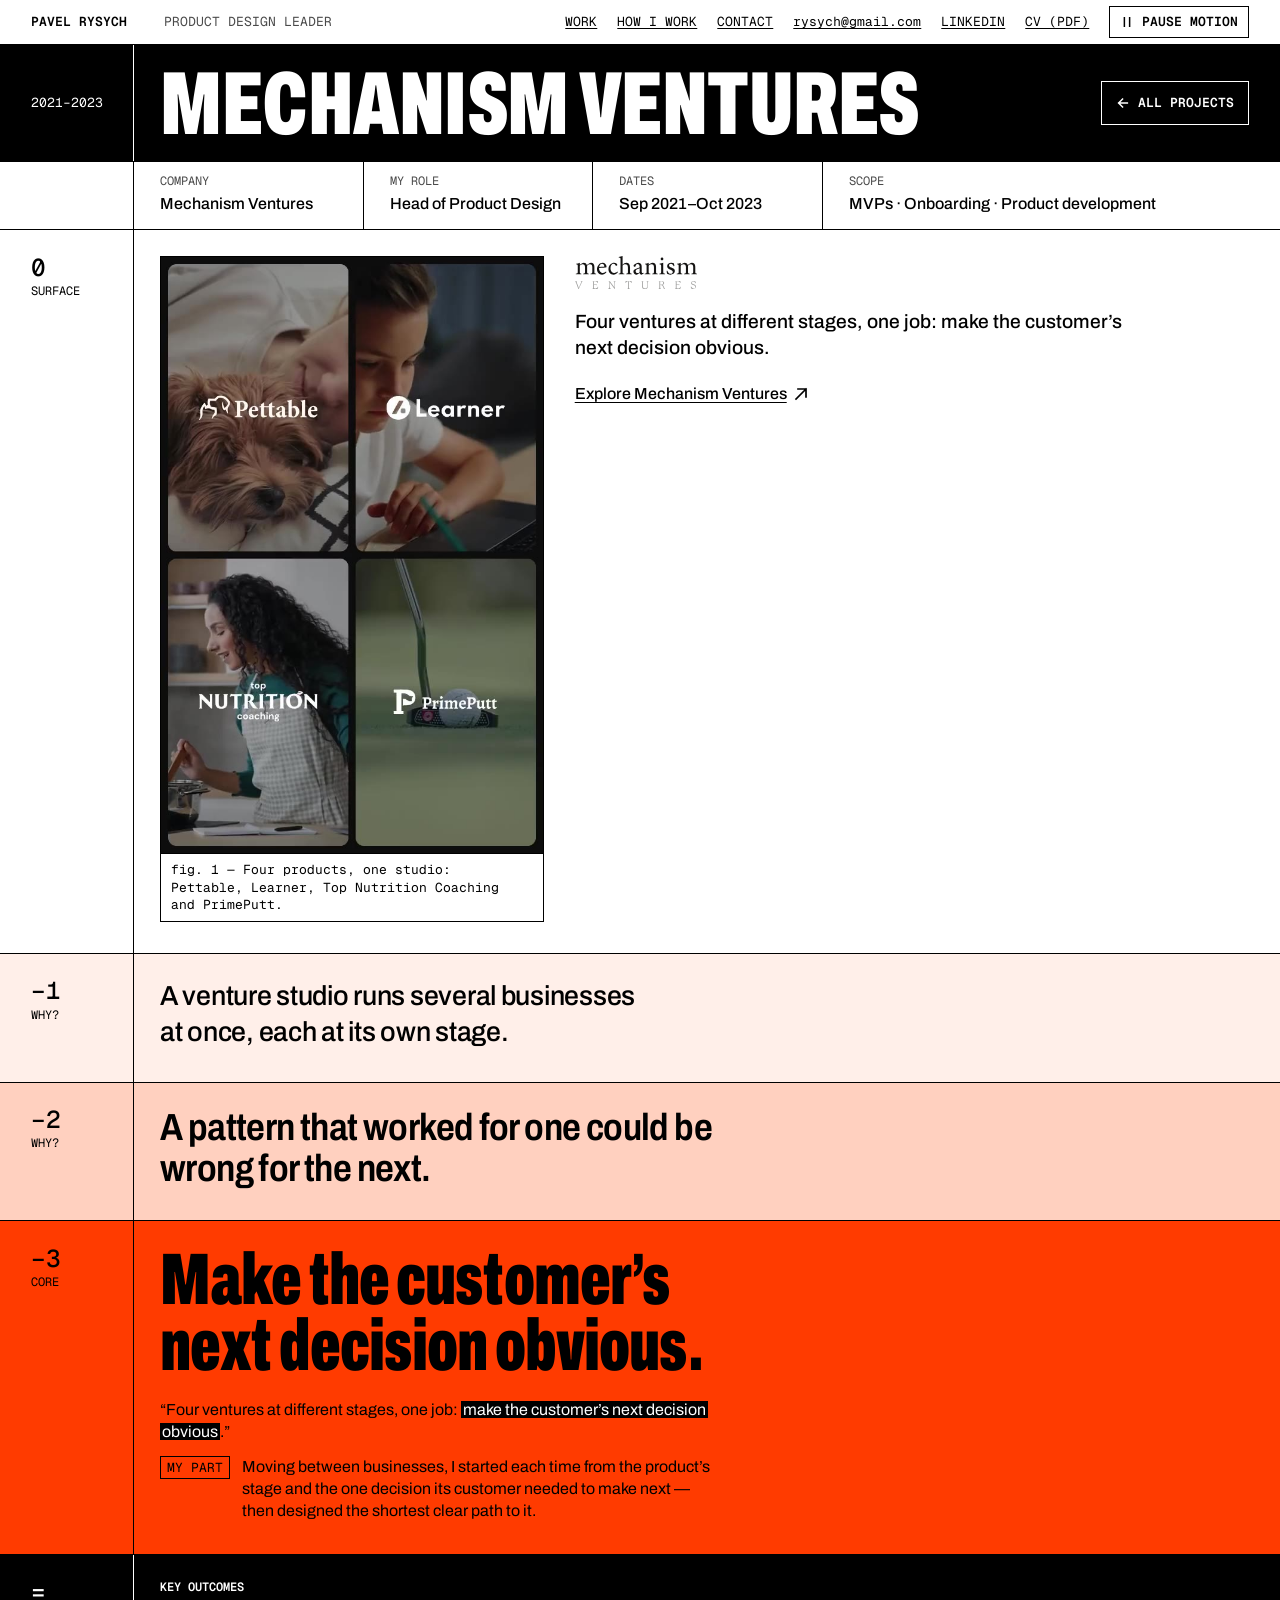
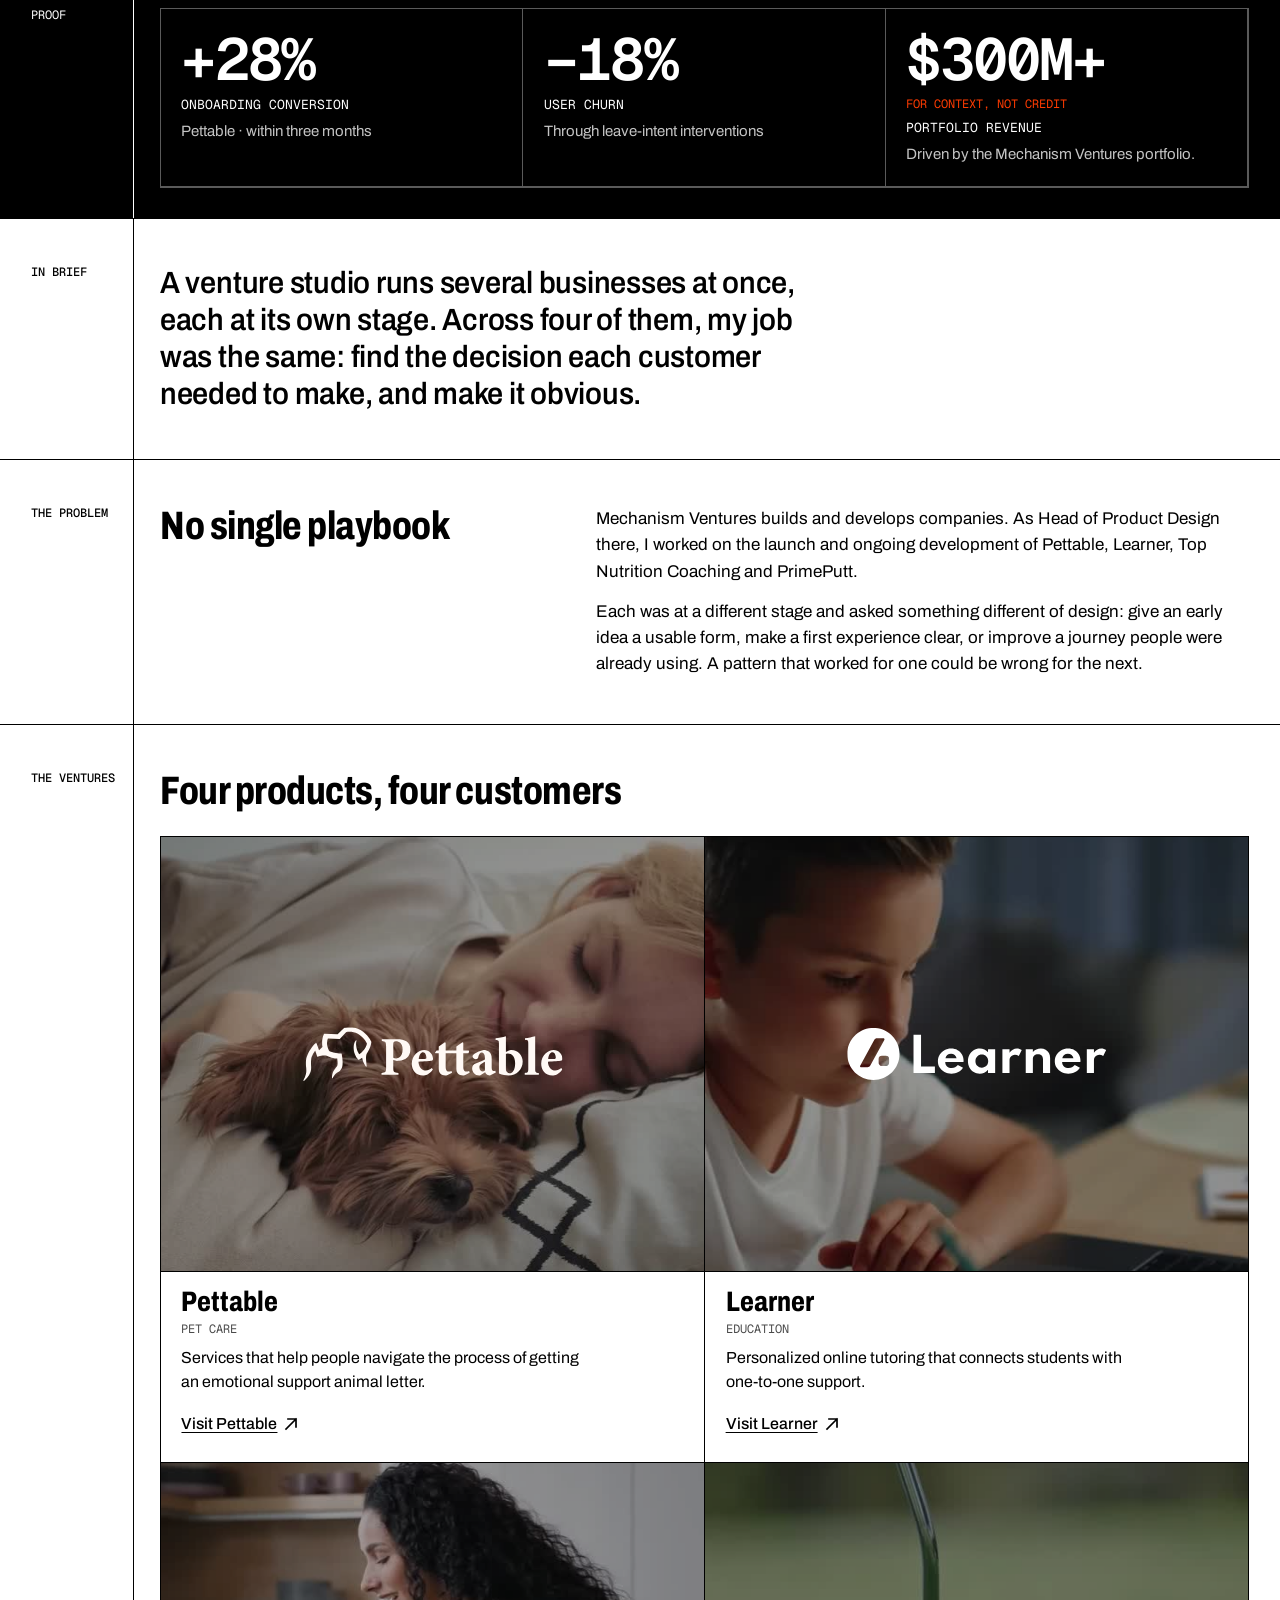
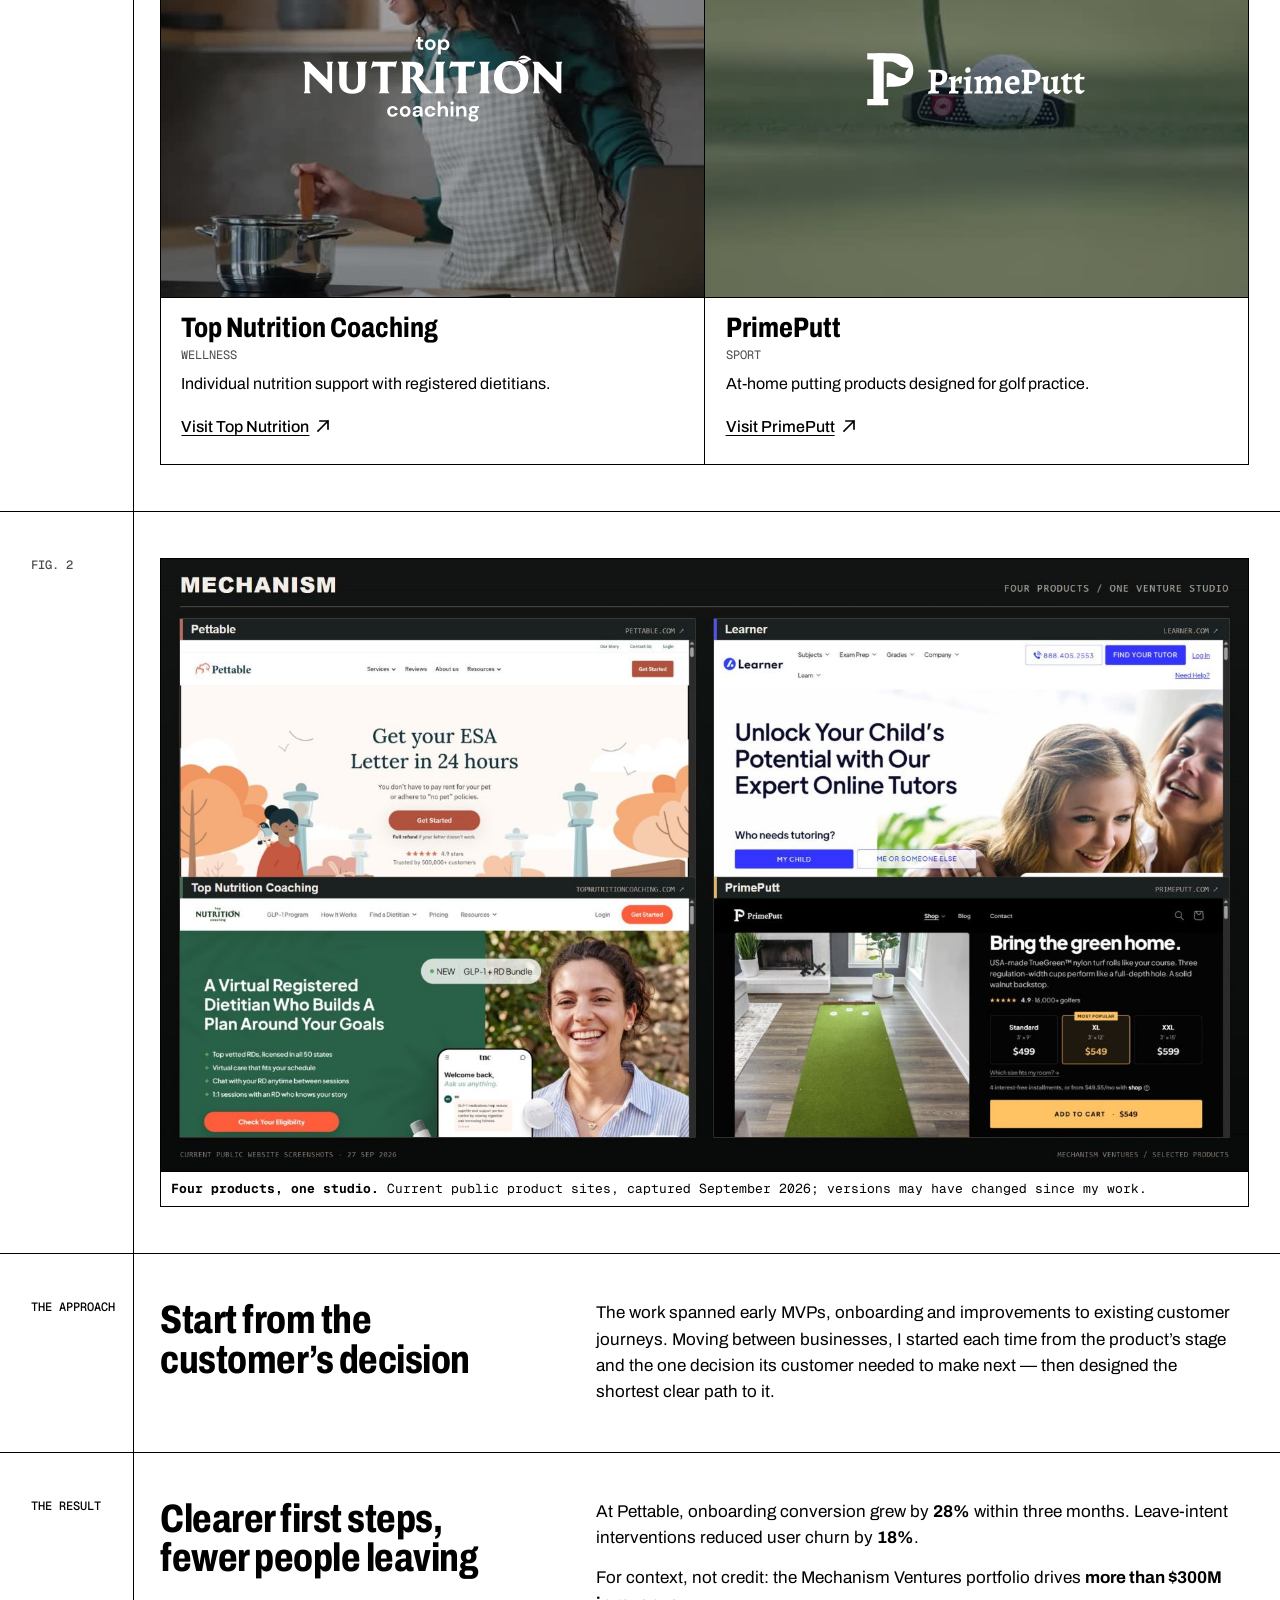
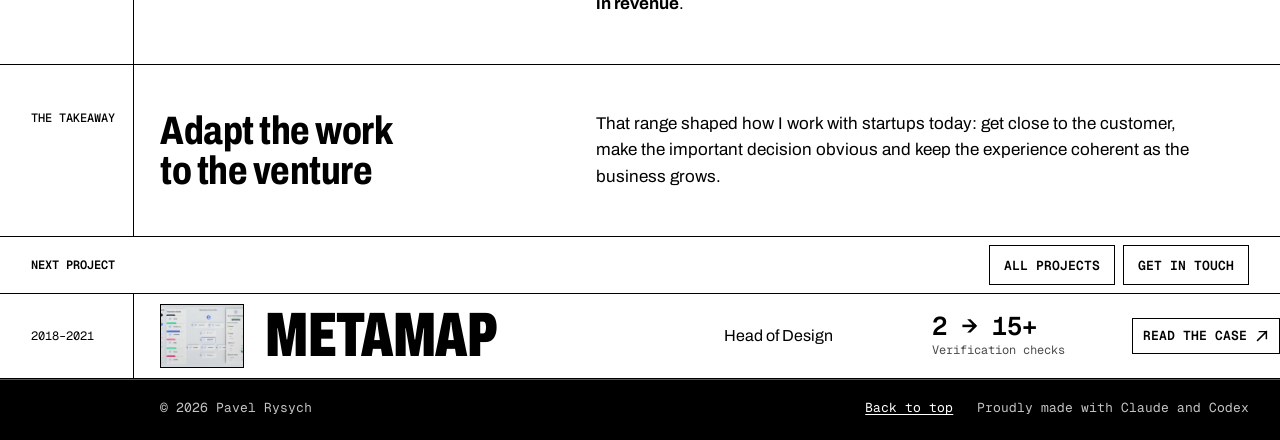
<file: work/mechanism/index.html>
<!doctype html>
<html lang="en">
  <head>
    <meta charset="utf-8">
    <meta name="viewport" content="width=device-width, initial-scale=1">
    <meta name="theme-color" content="#ffffff">
    <meta name="author" content="Pavel Rysych">
    <meta name="description" content="Pavel Rysych, Head of Product Design at Mechanism Ventures (2021–2023): MVPs and onboarding for Pettable, Learner and more. +28% onboarding, −18% churn.">
    <meta name="robots" content="index, follow, max-image-preview:large">
    <title>Mechanism Ventures case study: product design — Pavel Rysych</title>
    <link rel="canonical" href="https://www.rysych.com/work/mechanism/">
    <link rel="icon" type="image/png" sizes="32x32" href="/assets/favicon-32.png?v=2">
    <link rel="icon" type="image/svg+xml" sizes="any" href="/assets/favicon.svg?v=2">
    <link rel="apple-touch-icon" sizes="180x180" href="/assets/apple-touch-icon.png?v=2">
    <link rel="preload" href="/assets/fonts/archivo-var-latin.woff2?v=1" as="font" type="font/woff2" crossorigin>
    <link rel="preload" href="/assets/fonts/geist-mono-var.woff2?v=1" as="font" type="font/woff2" crossorigin>
    <link rel="stylesheet" href="/home.css?v=85">
    <link rel="stylesheet" href="/case.css?v=34">
    <script src="/site.js?v=20" defer></script>
    <script src="/home.js?v=22" defer></script>
    <meta property="og:type" content="article">
    <meta property="og:locale" content="en_US">
    <meta property="og:site_name" content="Pavel Rysych">
    <meta property="og:title" content="Mechanism Ventures case study: product design — Pavel Rysych">
    <meta property="og:description" content="Pavel Rysych, Head of Product Design at Mechanism Ventures (2021–2023): MVPs and onboarding for Pettable, Learner and more. +28% onboarding, −18% churn.">
    <meta property="og:url" content="https://www.rysych.com/work/mechanism/">
    <meta property="og:image" content="https://www.rysych.com/assets/og/mechanism.jpg?v=3">
    <meta property="og:image:secure_url" content="https://www.rysych.com/assets/og/mechanism.jpg?v=3">
    <meta property="og:image:type" content="image/jpeg">
    <meta property="og:image:width" content="1200">
    <meta property="og:image:height" content="630">
    <meta property="og:image:alt" content="Mechanism Ventures case study by Pavel Rysych, Head of Product Design: make the customer’s next decision obvious. +28% onboarding conversion at Pettable, −18% user churn.">
    <meta property="article:published_time" content="2026-09-27T21:44:37+04:00">
    <meta property="article:author" content="https://www.rysych.com/">
    <meta name="twitter:card" content="summary_large_image">
    <meta name="twitter:title" content="Mechanism Ventures case study: product design — Pavel Rysych">
    <meta name="twitter:description" content="Pavel Rysych, Head of Product Design at Mechanism Ventures (2021–2023): MVPs and onboarding for Pettable, Learner and more. +28% onboarding, −18% churn.">
    <meta name="twitter:image" content="https://www.rysych.com/assets/og/mechanism.jpg?v=3">
    <meta name="twitter:image:alt" content="Mechanism Ventures case study by Pavel Rysych, Head of Product Design: make the customer’s next decision obvious. +28% onboarding conversion at Pettable, −18% user churn.">
    <script type="application/ld+json">{"@context":"https://schema.org","@graph":[{"@type":"WebPage","@id":"https://www.rysych.com/work/mechanism/","url":"https://www.rysych.com/work/mechanism/","name":"Mechanism Ventures case study: product design — Pavel Rysych","inLanguage":"en","isPartOf":{"@id":"https://www.rysych.com/#website"},"primaryImageOfPage":{"@type":"ImageObject","url":"https://www.rysych.com/assets/og/mechanism.jpg?v=3","width":1200,"height":630},"breadcrumb":{"@id":"https://www.rysych.com/work/mechanism/#breadcrumb"}},{"@type":"Article","@id":"https://www.rysych.com/work/mechanism/#article","headline":"Mechanism Ventures: making the customer’s next decision obvious","description":"Pavel Rysych, Head of Product Design at Mechanism Ventures (2021–2023): MVPs and onboarding for Pettable, Learner and more. +28% onboarding, −18% churn.","image":["https://www.rysych.com/assets/og/mechanism.jpg?v=3","https://www.rysych.com/assets/mechanism-product-sites.jpg"],"author":{"@id":"https://www.rysych.com/#person"},"publisher":{"@id":"https://www.rysych.com/#person"},"datePublished":"2026-09-27T21:44:37+04:00","dateModified":"2026-10-08T20:00:00+04:00","inLanguage":"en","mainEntityOfPage":{"@id":"https://www.rysych.com/work/mechanism/"},"isPartOf":{"@id":"https://www.rysych.com/#website"},"about":{"@id":"https://www.rysych.com/#org-mechanism"}},{"@type":"BreadcrumbList","@id":"https://www.rysych.com/work/mechanism/#breadcrumb","itemListElement":[{"@type":"ListItem","position":1,"name":"Pavel Rysych","item":"https://www.rysych.com/"},{"@type":"ListItem","position":2,"name":"Mechanism Ventures","item":"https://www.rysych.com/work/mechanism/"}]},{"@type":"Person","@id":"https://www.rysych.com/#person","name":"Pavel Rysych","url":"https://www.rysych.com/","jobTitle":"Head of Design","sameAs":["https://www.linkedin.com/in/rysych/","https://www.instagram.com/pavel_rysych/","https://www.threads.com/@pavel_rysych"]},{"@type":"WebSite","@id":"https://www.rysych.com/#website","url":"https://www.rysych.com/","name":"Pavel Rysych"},{"@type":"Organization","@id":"https://www.rysych.com/#org-mechanism","name":"Mechanism Ventures","url":"https://mechanism.com/","logo":{"@type":"ImageObject","url":"https://www.rysych.com/assets/mechanism-logo-dark.svg"}}]}</script>
  </head>
  <body class="case-page case-page--mechanism">
    <a class="skip-link" href="#main">Skip to content</a>
    <header class="site-header">
      <a class="wordmark" href="/" aria-label="Pavel Rysych, Product Design Leader, home">Pavel Rysych</a>
      <span class="site-header__title">Product Design Leader</span>
      <nav class="site-nav" aria-label="Main navigation">
        <ul>
          <li><a href="/#work">Work</a></li>
          <li><a href="/#about">How I work</a></li>
          <li><a href="/#contact">Contact</a></li>
          <li><a class="site-nav__email" href="mailto:rysych@gmail.com">rysych@gmail.com</a></li>
          <li><a href="https://www.linkedin.com/in/rysych/" target="_blank" rel="noopener noreferrer">LinkedIn</a></li>
          <li><a href="/Pavel_Rysych_CV.pdf" target="_blank" rel="noopener">CV (PDF)</a></li>
        </ul>
      </nav>
      <details class="mobile-nav">
        <summary>Menu</summary>
        <nav aria-label="Mobile navigation">
          <a href="/#work">Work</a>
          <a href="/#about">How I work</a>
          <a href="/#contact">Contact</a>
          <a class="site-nav__email" href="mailto:rysych@gmail.com">rysych@gmail.com</a>
          <a href="https://www.linkedin.com/in/rysych/" target="_blank" rel="noopener noreferrer">LinkedIn</a>
          <a href="/Pavel_Rysych_CV.pdf" target="_blank" rel="noopener">CV (PDF)</a>
        </nav>
      </details>
    </header>

    <main id="main">
      <!-- The borehole: this project dug from its surface to its proof, as on the homepage row -->
      <section class="bore" aria-labelledby="case-title">
        <div class="case-title">
          <p class="case-title__yrs mono">2021–2023</p>
          <h1 id="case-title" class="case-title__name">Mechanism Ventures<span class="visually-hidden"> case study</span></h1>
          <a class="case-title__back" href="/#work"><svg width="14" height="14" viewBox="0 0 16 16" aria-hidden="true" focusable="false"><path d="M13 8H3M7.5 3.5 3 8l4.5 4.5" fill="none" stroke="currentColor" stroke-width="1.7" stroke-linecap="square"/></svg>All projects</a>
        </div>
        <dl class="case-facts">
          <div><dt>Company</dt><dd>Mechanism Ventures</dd></div>
          <div><dt>My role</dt><dd>Head of Product Design</dd></div>
          <div><dt>Dates</dt><dd>Sep 2021–Oct 2023</dd></div>
          <div><dt>Scope</dt><dd>MVPs · Onboarding · Product development</dd></div>
        </dl>
        <div class="stratum t-0">
          <p class="depth"><b>0</b><span>Surface</span></p>
          <div class="body surface surface--tall">
            <figure class="shot" id="mechanism-ventures-film">
              <div class="shot__stage" style="--ar:640 / 1000; --stage-bg:#0d0d0d">
                <video data-case-autoplay data-case-lazy data-quiet muted loop playsinline disablepictureinpicture disableremoteplayback preload="none" poster="/assets/tile-mechanism-poster.jpg" width="640" height="1000" aria-hidden="true"><source data-src="/assets/tile-mechanism.mp4" type="video/mp4"></video>
              </div>
              <figcaption class="mono">fig. 1 — Four products, one studio: Pettable, Learner, Top Nutrition Coaching and PrimePutt.</figcaption>
            </figure>
            <div class="surface__copy">
              <img class="case-logo case-logo--lockup" src="/assets/mechanism-logo-dark.svg" alt="" width="125.1" height="34.03">
              <p class="case-deck">Four ventures at different stages, one job: make the customer’s next decision obvious.</p>
              <a class="text-link" href="https://mechanism.com/companies" target="_blank" rel="noopener noreferrer">Explore Mechanism Ventures<svg class="icon-arrow" width="14" height="14" viewBox="0 0 16 16" aria-hidden="true" focusable="false"><path d="M3 13 13 3M5 3h8v8" fill="none" stroke="currentColor" stroke-width="1.7" stroke-linecap="square"/></svg></a>
            </div>
          </div>
        </div>
        <div class="stratum t-1">
          <p class="depth"><b>−1</b><span>Why?</span></p>
          <div class="body"><p class="why-1">A venture studio runs several businesses at once, each at its own stage.</p></div>
        </div>
        <div class="stratum t-2">
          <p class="depth"><b>−2</b><span>Why?</span></p>
          <div class="body"><p class="why-2">A pattern that worked for one could be wrong for the next.</p></div>
        </div>
        <div class="stratum t-core">
          <p class="depth"><b>−3</b><span>Core</span></p>
          <div class="body">
            <p class="core-line">Make the customer’s next decision obvious.</p>
            <p class="src">“Four ventures at different stages, one job: <mark>make the customer’s next decision obvious</mark>.”</p>
            <p class="mine"><span class="mono">My part</span><span>Moving between businesses, I started each time from the product’s stage and the one decision its customer needed to make next — then designed the shortest clear path to it.</span></p>
          </div>
        </div>
        <section class="stratum t-proof" aria-labelledby="case-impact-title">
          <p class="depth"><b>=</b><span>Proof</span></p>
          <div class="body">
            <h2 class="proof-title" id="case-impact-title">Key outcomes</h2>
            <dl class="figs figs--3">
              <div><dt>Onboarding conversion</dt><dd class="n">+28%</dd><dd class="d">Pettable · within three months</dd></div>
              <div><dt>User churn</dt><dd class="n">−18%</dd><dd class="d">Through leave-intent interventions</dd></div>
              <div><dt>Portfolio revenue</dt><dd class="n">$300M+</dd><dd class="d">Driven by the Mechanism Ventures portfolio.</dd><dd class="ctx-tag">For context, not credit</dd></div>
            </dl>
          </div>
        </section>
      </section>

      <!-- The long read: one ruled stratum per chapter or plate, labels in the depth column -->
      <div class="case-main">
        <section class="case-section case-section--lead">
          <p class="case-section__aside">In brief</p>
          <div>
            <h2>A venture studio runs several businesses at once, each at its own stage. Across four of them, my job was the same: find the decision each customer needed to make, and make it obvious.</h2>
          </div>
        </section>
        <section class="case-section">
          <p class="case-section__aside">The problem</p>
          <div>
            <h2>No single playbook</h2>
            <p>Mechanism Ventures builds and develops companies. As Head of Product Design there, I worked on the launch and ongoing development of Pettable, Learner, Top Nutrition Coaching and PrimePutt.</p>
            <p>Each was at a different stage and asked something different of design: give an early idea a usable form, make a first experience clear, or improve a journey people were already using. A pattern that worked for one could be wrong for the next.</p>
          </div>
        </section>
        <section class="mechanism-products" aria-labelledby="mechanism-products-title">
          <div class="mechanism-products__heading">
            <p class="eyebrow">The ventures</p>
            <h2 id="mechanism-products-title">Four products, four customers</h2>
          </div>
          <div class="mechanism-products__grid">
            <article class="mechanism-product">
              <span class="mechanism-product__number">Pet care</span>
              <div class="venture-card">
                <video class="venture-card__video" data-case-autoplay data-case-lazy muted loop playsinline disablepictureinpicture disableremoteplayback preload="none" data-poster="/assets/mechanism/pettable-poster.jpg" width="1216" height="576" aria-hidden="true">
                  <source data-src="/assets/mechanism/pettable.mp4" type="video/mp4">
                </video>
                <img class="venture-card__logo venture-card__logo--pettable" src="/assets/mechanism/pettable-logo.svg" alt="Pettable">
              </div>
              <h3>Pettable</h3>
              <p>Services that help people navigate the process of getting an emotional support animal letter.</p>
              <a class="text-link" href="https://pettable.com/" target="_blank" rel="noopener noreferrer">Visit Pettable<svg class="icon-arrow" width="14" height="14" viewBox="0 0 16 16" aria-hidden="true" focusable="false"><path d="M3 13 13 3M5 3h8v8" fill="none" stroke="currentColor" stroke-width="1.7" stroke-linecap="square"/></svg></a>
            </article>
            <article class="mechanism-product">
              <span class="mechanism-product__number">Education</span>
              <div class="venture-card">
                <video class="venture-card__video" data-case-autoplay data-case-lazy muted loop playsinline disablepictureinpicture disableremoteplayback preload="none" data-poster="/assets/mechanism/learner-poster.jpg" width="576" height="576" aria-hidden="true">
                  <source data-src="/assets/mechanism/learner.mp4" type="video/mp4">
                </video>
                <img class="venture-card__logo venture-card__logo--learner" src="/assets/mechanism/learner-logo.svg" alt="Learner">
              </div>
              <h3>Learner</h3>
              <p>Personalized online tutoring that connects students with one-to-one support.</p>
              <a class="text-link" href="https://www.learner.com/" target="_blank" rel="noopener noreferrer">Visit Learner<svg class="icon-arrow" width="14" height="14" viewBox="0 0 16 16" aria-hidden="true" focusable="false"><path d="M3 13 13 3M5 3h8v8" fill="none" stroke="currentColor" stroke-width="1.7" stroke-linecap="square"/></svg></a>
            </article>
            <article class="mechanism-product">
              <span class="mechanism-product__number">Wellness</span>
              <div class="venture-card">
                <video class="venture-card__video" data-case-autoplay data-case-lazy muted loop playsinline disablepictureinpicture disableremoteplayback preload="none" data-poster="/assets/mechanism/thrive-poster.jpg" width="630" height="576" aria-hidden="true">
                  <source data-src="/assets/mechanism/thrive.mp4" type="video/mp4">
                </video>
                <img class="venture-card__logo venture-card__logo--thrive" src="/assets/mechanism/thrive-logo.svg" alt="Top Nutrition Coaching">
              </div>
              <h3>Top Nutrition Coaching</h3>
              <p>Individual nutrition support with registered dietitians.</p>
              <a class="text-link" href="https://www.topnutritioncoaching.com/" target="_blank" rel="noopener noreferrer">Visit Top Nutrition<svg class="icon-arrow" width="14" height="14" viewBox="0 0 16 16" aria-hidden="true" focusable="false"><path d="M3 13 13 3M5 3h8v8" fill="none" stroke="currentColor" stroke-width="1.7" stroke-linecap="square"/></svg></a>
            </article>
            <article class="mechanism-product">
              <span class="mechanism-product__number">Sport</span>
              <div class="venture-card">
                <video class="venture-card__video" data-case-autoplay data-case-lazy muted loop playsinline disablepictureinpicture disableremoteplayback preload="none" data-poster="/assets/mechanism/primeputt-poster.jpg" width="576" height="576" aria-hidden="true">
                  <source data-src="/assets/mechanism/primeputt.mp4" type="video/mp4">
                </video>
                <img class="venture-card__logo venture-card__logo--primeputt" src="/assets/mechanism/primeputt-logo.svg" alt="PrimePutt">
              </div>
              <h3>PrimePutt</h3>
              <p>At-home putting products designed for golf practice.</p>
              <a class="text-link" href="https://primeputt.com/" target="_blank" rel="noopener noreferrer">Visit PrimePutt<svg class="icon-arrow" width="14" height="14" viewBox="0 0 16 16" aria-hidden="true" focusable="false"><path d="M3 13 13 3M5 3h8v8" fill="none" stroke="currentColor" stroke-width="1.7" stroke-linecap="square"/></svg></a>
            </article>
          </div>
        </section>
        <figure class="case-figure" id="mechanism-product-sites">
          <img src="/assets/mechanism-product-sites.jpg" alt="Current websites of Pettable, Learner, Top Nutrition Coaching and PrimePutt in a four-panel layout" width="1600" height="900" loading="lazy" decoding="async">
          <figcaption><strong>Four products, one studio.</strong> Current public product sites, captured September 2026; versions may have changed since my work.</figcaption>
        </figure>
        <section class="case-section">
          <p class="case-section__aside">The approach</p>
          <div>
            <h2>Start from the customer’s decision</h2>
            <p>The work spanned early MVPs, onboarding and improvements to existing customer journeys. Moving between businesses, I started each time from the product’s stage and the one decision its customer needed to make next — then designed the shortest clear path to it.</p>
          </div>
        </section>
        <section class="case-section">
          <p class="case-section__aside">The result</p>
          <div>
            <h2>Clearer first steps, fewer people leaving</h2>
            <p>At Pettable, onboarding conversion grew by <strong>28%</strong> within three months. Leave-intent interventions reduced user churn by <strong>18%</strong>.</p>
            <p>For context, not credit: the Mechanism Ventures portfolio drives <strong>more than $300M in revenue</strong>.</p>
          </div>
        </section>
        <section class="case-section">
          <p class="case-section__aside">The takeaway</p>
          <div>
            <h2>Adapt the work to the venture</h2>
            <p>That range shaped how I work with startups today: get close to the customer, make the important decision obvious and keep the experience coherent as the business grows.</p>
          </div>
        </section>
      </div>

      <!-- The next borehole, still closed: the same row as on the homepage index -->
      <nav class="case-next" aria-labelledby="case-next-title">
        <div class="legend">
          <h2 id="case-next-title">Next project</h2>
          <p class="case-next__more"><a class="btn" href="/#work">All projects</a><a class="btn" href="/#contact">Get in touch</a></p>
        </div>
        <a class="p__btn case-next__row" href="/work/metamap/">
          <span class="p__yrs mono">2018–2021</span>
          <span class="p__thumb" aria-hidden="true" style="--thumb-bg:#d2d7db"><video data-case-autoplay data-case-lazy data-quiet muted loop playsinline disablepictureinpicture disableremoteplayback preload="none" data-poster="/assets/card-metamap-poster.jpg?v=2" width="960" height="540" style="--pos:50% 50%" aria-hidden="true"><source data-src="/assets/card-metamap.mp4?v=2" type="video/mp4"></video></span>
          <span class="p__name">MetaMap</span>
          <span class="p__role">Head of Design</span>
          <span class="p__fig"><b role="img" aria-label="From 2 to 15 or more">2 → 15+</b><small>Verification checks</small></span>
          <span class="p__why">Read the case<svg width="14" height="14" viewBox="0 0 16 16" aria-hidden="true" focusable="false"><path d="M3 13 13 3M5 3h8v8" fill="none" stroke="currentColor" stroke-width="1.7" stroke-linecap="square"/></svg></span>
        </a>
      </nav>
    </main>

    <div class="bedrock"><footer class="site-footer"><span>© 2026 Pavel Rysych</span><span class="site-footer__end"><a href="#main">Back to top</a><span class="site-footer__credit">Proudly made with Claude and Codex</span></span></footer></div>
  </body>
</html>
</file>
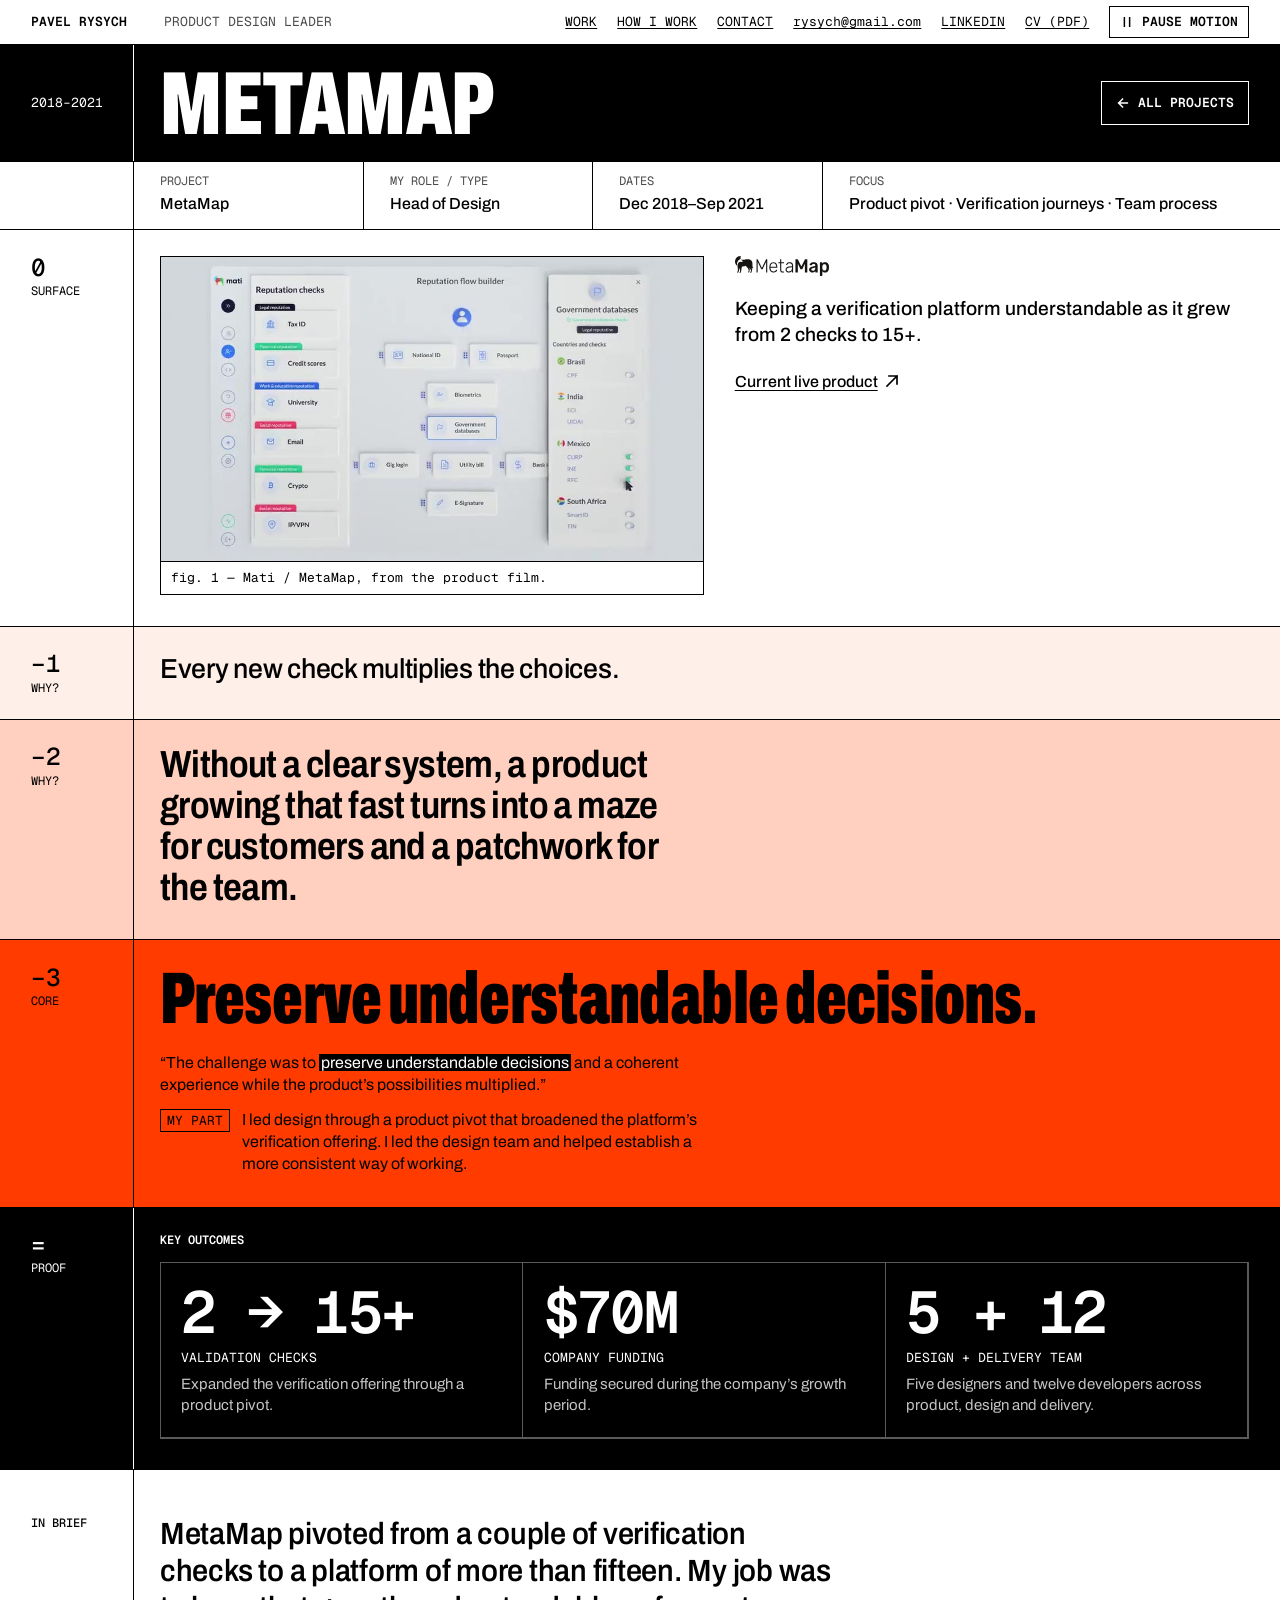
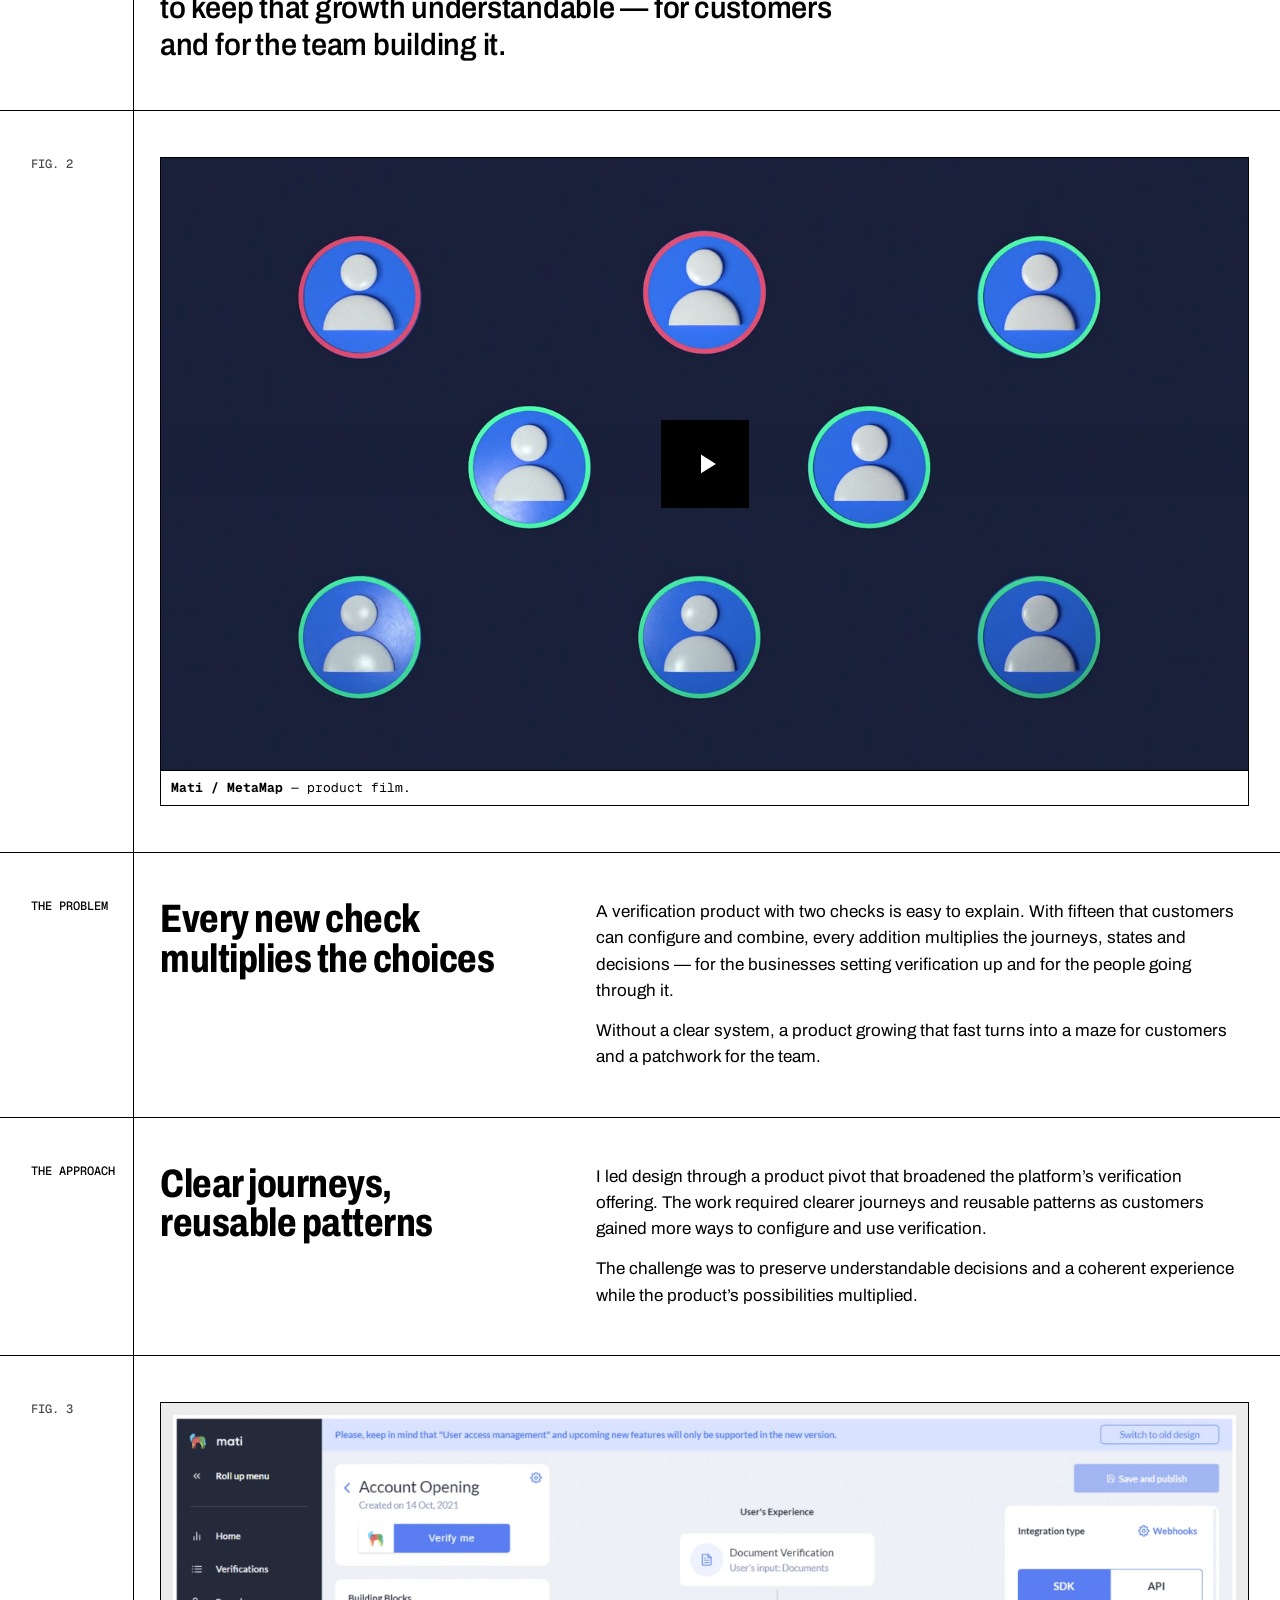
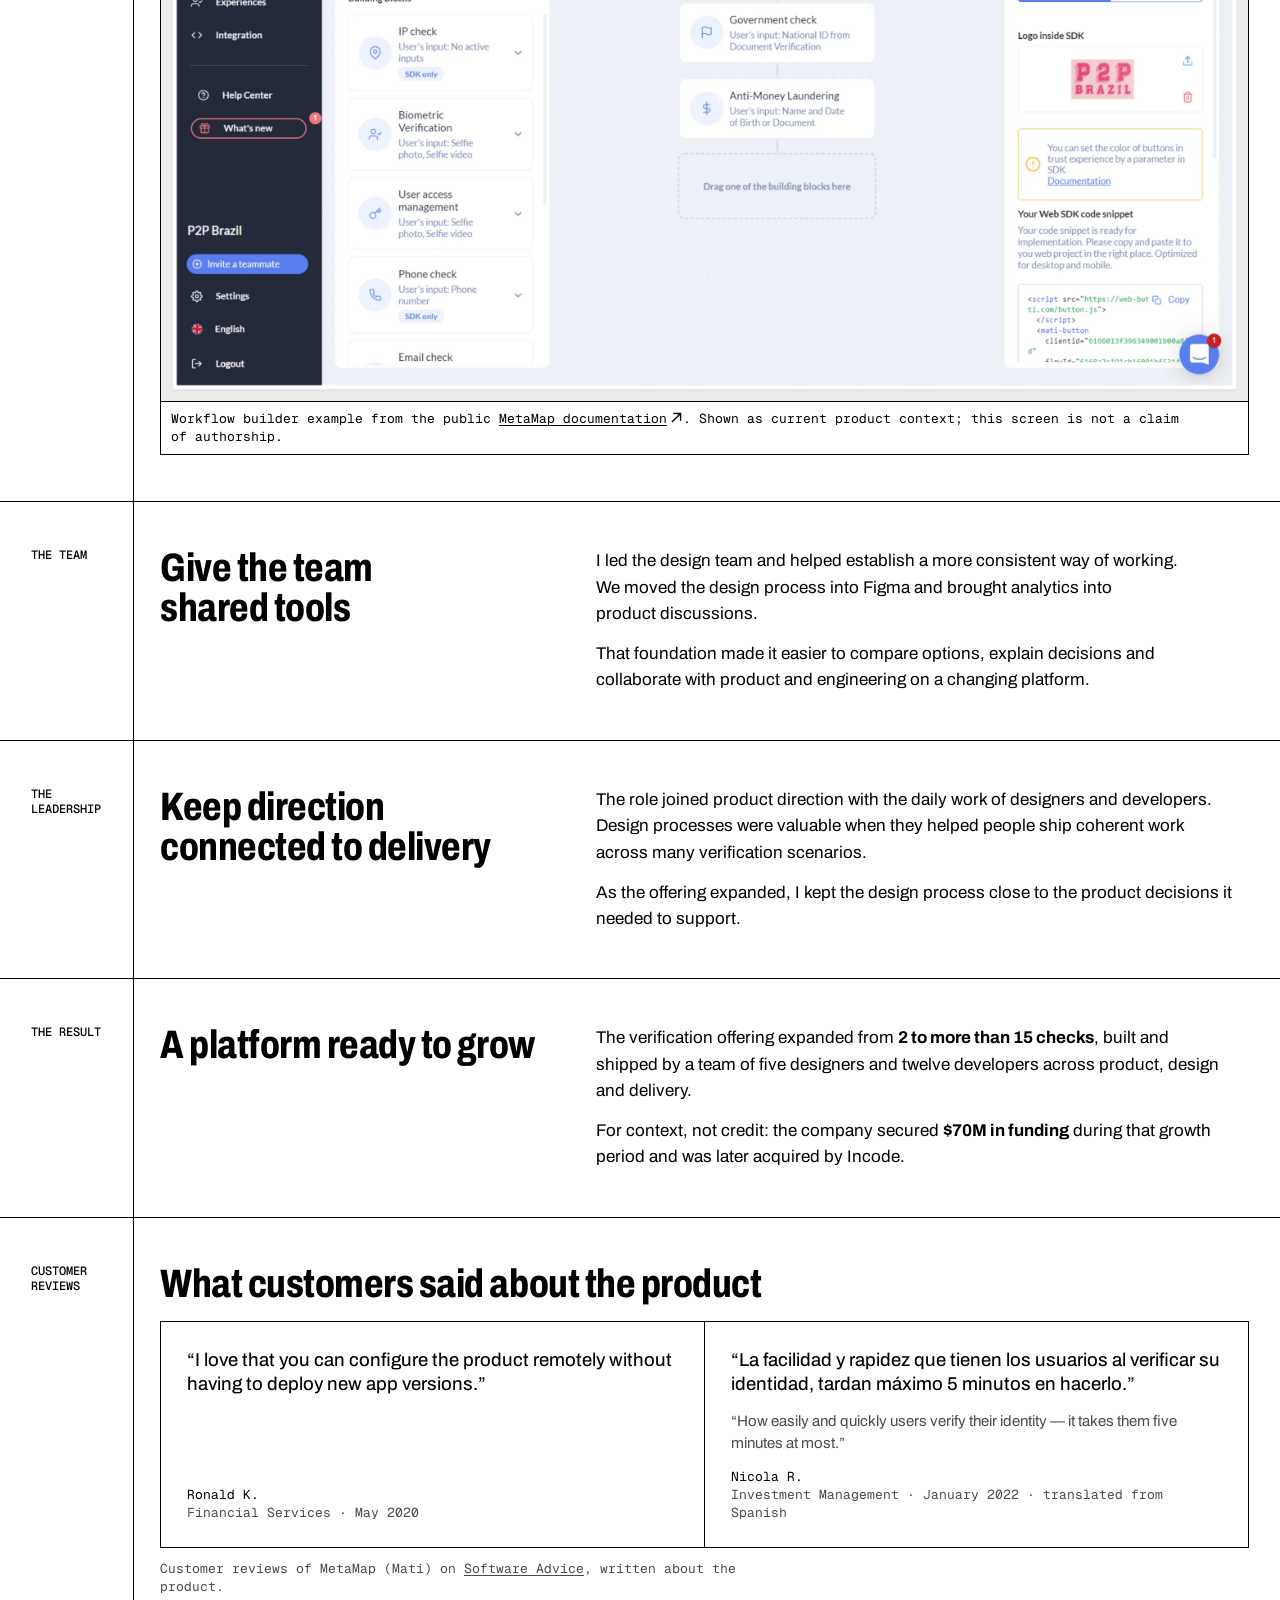
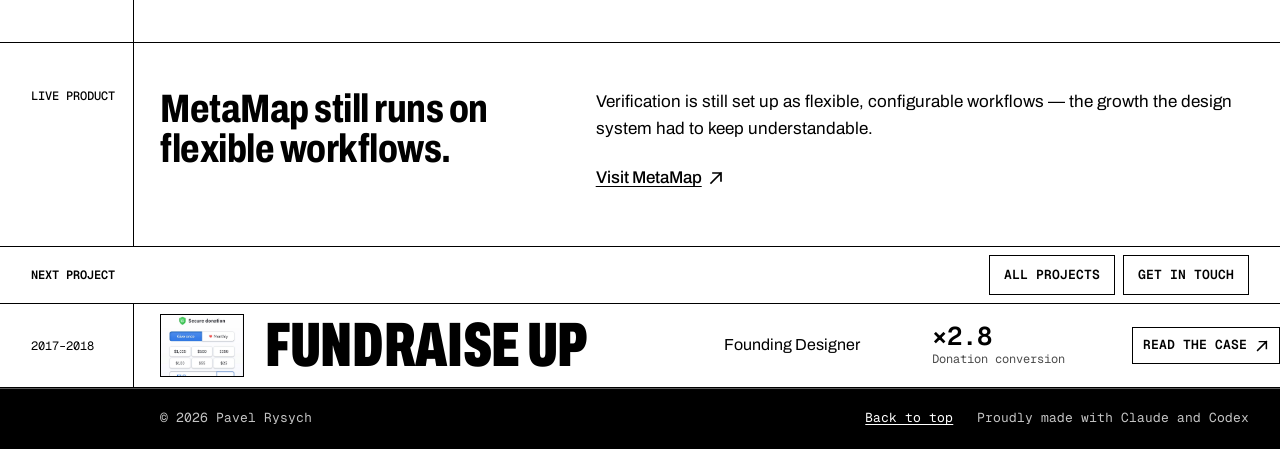
<file: work/metamap/index.html>
<!doctype html>
<html lang="en">
  <head>
    <meta charset="utf-8">
    <meta name="viewport" content="width=device-width, initial-scale=1">
    <meta name="theme-color" content="#ffffff">
    <meta name="author" content="Pavel Rysych">
    <meta name="description" content="MetaMap case study: as Head of Design, Pavel Rysych led five designers and kept an identity verification platform clear as it grew from 2 checks to 15+.">
    <meta name="robots" content="index, follow, max-image-preview:large">
    <title>MetaMap case study: identity verification — Pavel Rysych</title>
    <link rel="canonical" href="https://www.rysych.com/work/metamap/">
    <link rel="icon" type="image/png" sizes="32x32" href="/assets/favicon-32.png?v=2">
    <link rel="icon" type="image/svg+xml" sizes="any" href="/assets/favicon.svg?v=2">
    <link rel="apple-touch-icon" sizes="180x180" href="/assets/apple-touch-icon.png?v=2">
    <link rel="preload" as="image" href="/assets/metamap-mati-poster.jpg" fetchpriority="high">
    <link rel="preload" href="/assets/fonts/archivo-var-latin.woff2?v=1" as="font" type="font/woff2" crossorigin>
    <link rel="preload" href="/assets/fonts/geist-mono-var.woff2?v=1" as="font" type="font/woff2" crossorigin>
    <link rel="stylesheet" href="/home.css?v=85">
    <link rel="stylesheet" href="/case.css?v=34">
    <script src="/site.js?v=20" defer></script>
    <script src="/home.js?v=22" defer></script>
    <meta property="og:type" content="article">
    <meta property="og:locale" content="en_US">
    <meta property="og:site_name" content="Pavel Rysych">
    <meta property="og:title" content="MetaMap case study: identity verification — Pavel Rysych">
    <meta property="og:description" content="MetaMap case study: as Head of Design, Pavel Rysych led five designers and kept an identity verification platform clear as it grew from 2 checks to 15+.">
    <meta property="og:url" content="https://www.rysych.com/work/metamap/">
    <meta property="og:image" content="https://www.rysych.com/assets/og/metamap.jpg?v=3">
    <meta property="og:image:secure_url" content="https://www.rysych.com/assets/og/metamap.jpg?v=3">
    <meta property="og:image:type" content="image/jpeg">
    <meta property="og:image:width" content="1200">
    <meta property="og:image:height" content="630">
    <meta property="og:image:alt" content="MetaMap case study by Pavel Rysych, Head of Design: preserve understandable decisions. Verification checks from 2 to 15+, a 5 + 12 design and delivery team.">
    <meta property="article:published_time" content="2026-09-27T14:06:50+04:00">
    <meta property="article:author" content="https://www.rysych.com/">
    <meta name="twitter:card" content="summary_large_image">
    <meta name="twitter:title" content="MetaMap case study: identity verification — Pavel Rysych">
    <meta name="twitter:description" content="MetaMap case study: as Head of Design, Pavel Rysych led five designers and kept an identity verification platform clear as it grew from 2 checks to 15+.">
    <meta name="twitter:image" content="https://www.rysych.com/assets/og/metamap.jpg?v=3">
    <meta name="twitter:image:alt" content="MetaMap case study by Pavel Rysych, Head of Design: preserve understandable decisions. Verification checks from 2 to 15+, a 5 + 12 design and delivery team.">
    <script type="application/ld+json">{"@context":"https://schema.org","@graph":[{"@type":"WebPage","@id":"https://www.rysych.com/work/metamap/","url":"https://www.rysych.com/work/metamap/","name":"MetaMap case study: identity verification — Pavel Rysych","inLanguage":"en","isPartOf":{"@id":"https://www.rysych.com/#website"},"primaryImageOfPage":{"@type":"ImageObject","url":"https://www.rysych.com/assets/og/metamap.jpg?v=3","width":1200,"height":630},"breadcrumb":{"@id":"https://www.rysych.com/work/metamap/#breadcrumb"}},{"@type":"Article","@id":"https://www.rysych.com/work/metamap/#article","headline":"MetaMap: keeping verification understandable from 2 checks to 15+","description":"MetaMap case study: as Head of Design, Pavel Rysych led five designers and kept an identity verification platform clear as it grew from 2 checks to 15+.","image":["https://www.rysych.com/assets/og/metamap.jpg?v=3","https://www.rysych.com/assets/metamap-mati-poster.jpg"],"author":{"@id":"https://www.rysych.com/#person"},"publisher":{"@id":"https://www.rysych.com/#person"},"datePublished":"2026-09-27T14:06:50+04:00","dateModified":"2026-10-08T20:00:00+04:00","inLanguage":"en","mainEntityOfPage":{"@id":"https://www.rysych.com/work/metamap/"},"isPartOf":{"@id":"https://www.rysych.com/#website"},"about":{"@id":"https://www.rysych.com/#org-metamap"}},{"@type":"BreadcrumbList","@id":"https://www.rysych.com/work/metamap/#breadcrumb","itemListElement":[{"@type":"ListItem","position":1,"name":"Pavel Rysych","item":"https://www.rysych.com/"},{"@type":"ListItem","position":2,"name":"MetaMap","item":"https://www.rysych.com/work/metamap/"}]},{"@type":"Person","@id":"https://www.rysych.com/#person","name":"Pavel Rysych","url":"https://www.rysych.com/","jobTitle":"Head of Design","sameAs":["https://www.linkedin.com/in/rysych/","https://www.instagram.com/pavel_rysych/","https://www.threads.com/@pavel_rysych"]},{"@type":"WebSite","@id":"https://www.rysych.com/#website","url":"https://www.rysych.com/","name":"Pavel Rysych"},{"@type":"Organization","@id":"https://www.rysych.com/#org-metamap","name":"MetaMap","url":"https://www.metamap.com/","logo":{"@type":"ImageObject","url":"https://www.rysych.com/assets/metamap-logo-dark.svg"}}]}</script>
  </head>
  <body class="case-page case-page--metamap">
    <a class="skip-link" href="#main">Skip to content</a>
    <header class="site-header">
      <a class="wordmark" href="/" aria-label="Pavel Rysych, Product Design Leader, home">Pavel Rysych</a>
      <span class="site-header__title">Product Design Leader</span>
      <nav class="site-nav" aria-label="Main navigation">
        <ul>
          <li><a href="/#work">Work</a></li>
          <li><a href="/#about">How I work</a></li>
          <li><a href="/#contact">Contact</a></li>
          <li><a class="site-nav__email" href="mailto:rysych@gmail.com">rysych@gmail.com</a></li>
          <li><a href="https://www.linkedin.com/in/rysych/" target="_blank" rel="noopener noreferrer">LinkedIn</a></li>
          <li><a href="/Pavel_Rysych_CV.pdf" target="_blank" rel="noopener">CV (PDF)</a></li>
        </ul>
      </nav>
      <details class="mobile-nav">
        <summary>Menu</summary>
        <nav aria-label="Mobile navigation">
          <a href="/#work">Work</a>
          <a href="/#about">How I work</a>
          <a href="/#contact">Contact</a>
          <a class="site-nav__email" href="mailto:rysych@gmail.com">rysych@gmail.com</a>
          <a href="https://www.linkedin.com/in/rysych/" target="_blank" rel="noopener noreferrer">LinkedIn</a>
          <a href="/Pavel_Rysych_CV.pdf" target="_blank" rel="noopener">CV (PDF)</a>
        </nav>
      </details>
    </header>

    <main id="main">
      <!-- The borehole: this project dug from its surface to its proof, as on the homepage row -->
      <section class="bore" aria-labelledby="case-title">
        <div class="case-title">
          <p class="case-title__yrs mono">2018–2021</p>
          <h1 id="case-title" class="case-title__name">MetaMap<span class="visually-hidden"> case study</span></h1>
          <a class="case-title__back" href="/#work"><svg width="14" height="14" viewBox="0 0 16 16" aria-hidden="true" focusable="false"><path d="M13 8H3M7.5 3.5 3 8l4.5 4.5" fill="none" stroke="currentColor" stroke-width="1.7" stroke-linecap="square"/></svg>All projects</a>
        </div>
        <dl class="case-facts">
          <div><dt>Project</dt><dd>MetaMap</dd></div>
          <div><dt>My role / type</dt><dd>Head of Design</dd></div>
          <div><dt>Dates</dt><dd>Dec 2018–Sep 2021</dd></div>
          <div><dt>Focus</dt><dd>Product pivot · Verification journeys · Team process</dd></div>
        </dl>
        <div class="stratum t-0">
          <p class="depth"><b>0</b><span>Surface</span></p>
          <div class="body surface case-surface surface--compact">
            <figure class="shot" id="metamap-flow-builder-film">
              <div class="shot__stage" style="--ar:960 / 540; --stage-bg:#d2d7db">
                <video data-case-autoplay data-case-lazy data-quiet muted loop playsinline disablepictureinpicture disableremoteplayback preload="none" poster="/assets/card-metamap-poster.jpg?v=2" width="960" height="540" aria-hidden="true">
                  <source data-src="/assets/card-metamap.mp4?v=2" type="video/mp4">
                </video>
              </div>
              <figcaption class="mono">fig. 1 — Mati / MetaMap, from the product film.</figcaption>
            </figure>
            <div class="surface__copy">
              <img class="case-logo" src="/assets/metamap-logo-dark.svg" alt="" width="1351.65" height="294.92">
              <p class="case-deck">Keeping a verification platform understandable as it grew from 2 checks to 15+.</p>
              <a class="text-link" href="https://www.metamap.com/" target="_blank" rel="noopener noreferrer">Current live product<svg class="icon-arrow" width="14" height="14" viewBox="0 0 16 16" aria-hidden="true" focusable="false"><path d="M3 13 13 3M5 3h8v8" fill="none" stroke="currentColor" stroke-width="1.7" stroke-linecap="square"/></svg></a>
            </div>
          </div>
        </div>
        <div class="stratum t-1">
          <p class="depth"><b>−1</b><span>Why?</span></p>
          <div class="body"><p class="why-1">Every new check multiplies the choices.</p></div>
        </div>
        <div class="stratum t-2">
          <p class="depth"><b>−2</b><span>Why?</span></p>
          <div class="body"><p class="why-2">Without a clear system, a product growing that fast turns into a maze for customers and a patchwork for the team.</p></div>
        </div>
        <div class="stratum t-core">
          <p class="depth"><b>−3</b><span>Core</span></p>
          <div class="body">
            <p class="core-line">Preserve understandable decisions.</p>
            <p class="src">“The challenge was to <mark>preserve understandable decisions</mark> and a coherent experience while the product’s possibilities multiplied.”</p>
            <p class="mine"><span class="mono">My part</span><span>I led design through a product pivot that broadened the platform’s verification offering. I led the design team and helped establish a more consistent way of working.</span></p>
          </div>
        </div>
        <section class="stratum t-proof" aria-labelledby="case-impact-title">
          <p class="depth"><b>=</b><span>Proof</span></p>
          <div class="body">
            <h2 class="proof-title" id="case-impact-title">Key outcomes</h2>
            <dl class="figs figs--3">
              <div><dt>Validation checks</dt><dd class="n"><span role="img" aria-label="From 2 to 15 or more">2 → 15+</span></dd><dd class="d">Expanded the verification offering through a product pivot.</dd></div>
              <div><dt>Company funding</dt><dd class="n">$70M</dd><dd class="d">Funding secured during the company’s growth period.</dd></div>
              <div><dt>Design + delivery team</dt><dd class="n">5 + 12</dd><dd class="d">Five designers and twelve developers across product, design and delivery.</dd></div>
            </dl>
          </div>
        </section>
      </section>

      <!-- The long read: one ruled stratum per chapter or plate, labels in the depth column -->
      <div class="case-main">
        <section class="case-section case-section--lead">
          <p class="case-section__aside">In brief</p>
          <div>
            <h2>MetaMap pivoted from a couple of verification checks to a platform of more than fifteen. My job was to keep that growth understandable — for customers and for the team building it.</h2>
          </div>
        </section>
        <figure class="case-figure" id="metamap-mati-video">
          <div class="shot">
            <div class="shot__stage case-player" data-click-to-play style="--ar:16 / 9; --stage-bg:#000">
              <video id="metamap-player" controls preload="none" playsinline poster="/assets/metamap-mati-poster.jpg" width="1920" height="1080" aria-label="Mati / MetaMap product film">
                <source src="/assets/metamap-mati.mp4" type="video/mp4">
                <a href="/assets/metamap-mati.mp4">Watch the Mati / MetaMap film</a>
              </video>
              <button class="case-player__play" type="button" aria-label="Play Mati / MetaMap film" aria-controls="metamap-player" hidden><svg width="28" height="28" viewBox="0 0 24 24" fill="currentColor" aria-hidden="true" focusable="false"><path d="M8 4.5v15l12-7.5z"/></svg></button>
            </div>
          </div>
          <figcaption><strong>Mati / MetaMap</strong> — product film.</figcaption>
        </figure>
        <section class="case-section">
          <p class="case-section__aside">The problem</p>
          <div>
            <h2>Every new check multiplies the choices</h2>
            <p>A verification product with two checks is easy to explain. With fifteen that customers can configure and combine, every addition multiplies the journeys, states and decisions — for the businesses setting verification up and for the people going through it.</p>
            <p>Without a clear system, a product growing that fast turns into a maze for customers and a patchwork for the team.</p>
          </div>
        </section>
        <section class="case-section">
          <p class="case-section__aside">The approach</p>
          <div>
            <h2>Clear journeys, reusable patterns</h2>
            <p>I led design through a product pivot that broadened the platform’s verification offering. The work required clearer journeys and reusable patterns as customers gained more ways to configure and use verification.</p>
            <p>The challenge was to preserve understandable decisions and a coherent experience while the product’s possibilities multiplied.</p>
          </div>
        </section>
        <figure class="case-figure">
          <img src="/assets/metamap-product-workflow-builder.webp" width="2656" height="1460" loading="lazy" decoding="async" alt="MetaMap workflow builder interface with verification steps">
          <figcaption>Workflow builder example from the public <a href="https://docs.metamap.com/docs/metamaps" target="_blank" rel="noopener noreferrer">MetaMap documentation<svg class="icon-arrow" width="14" height="14" viewBox="0 0 16 16" aria-hidden="true" focusable="false"><path d="M3 13 13 3M5 3h8v8" fill="none" stroke="currentColor" stroke-width="1.7" stroke-linecap="square"/></svg></a>. Shown as current product context; this screen is not a claim of authorship.</figcaption>
        </figure>
        <section class="case-section">
          <p class="case-section__aside">The team</p>
          <div>
            <h2>Give the team shared tools</h2>
            <p>I led the design team and helped establish a more consistent way of working. We moved the design process into Figma and brought analytics into product discussions.</p>
            <p>That foundation made it easier to compare options, explain decisions and collaborate with product and engineering on a changing platform.</p>
          </div>
        </section>
        <section class="case-section">
          <p class="case-section__aside">The leadership</p>
          <div>
            <h2>Keep direction connected to delivery</h2>
            <p>The role joined product direction with the daily work of designers and developers. Design processes were valuable when they helped people ship coherent work across many verification scenarios.</p>
            <p>As the offering expanded, I kept the design process close to the product decisions it needed to support.</p>
          </div>
        </section>
        <section class="case-section">
          <p class="case-section__aside">The result</p>
          <div>
            <h2>A platform ready to grow</h2>
            <p>The verification offering expanded from <strong>2 to more than 15 checks</strong>, built and shipped by a team of five designers and twelve developers across product, design and delivery.</p>
            <p>For context, not credit: the company secured <strong>$70M in funding</strong> during that growth period and was later acquired by Incode.</p>
          </div>
        </section>
        <section class="case-quotes" aria-labelledby="metamap-quotes-title">
          <p class="case-label">Customer reviews</p>
          <h2 class="case-quotes__title" id="metamap-quotes-title">What customers said about the product</h2>
          <div class="case-quotes__grid case-quotes__grid--two">
            <figure class="case-quote">
              <blockquote><p>“I love that you can configure the product remotely without having to deploy new app versions.”</p></blockquote>
              <figcaption>Ronald K.<span>Financial Services · May 2020</span></figcaption>
            </figure>
            <figure class="case-quote">
              <blockquote lang="es"><p>“La facilidad y rapidez que tienen los usuarios al verificar su identidad, tardan máximo 5 minutos en hacerlo.”</p></blockquote>
              <p class="case-quote__translation">“How easily and quickly users verify their identity — it takes them five minutes at most.”</p>
              <figcaption>Nicola R.<span>Investment Management · January 2022 · translated from Spanish</span></figcaption>
            </figure>
          </div>
          <p class="case-quotes__source">Customer reviews of MetaMap (Mati) on <a href="https://www.softwareadvice.com/authentication/mati-profile/" target="_blank" rel="noopener noreferrer">Software Advice</a>, written about the product.</p>
        </section>
        <section class="case-section">
          <p class="case-section__aside">Live product</p>
          <div>
            <h2>MetaMap still runs on flexible workflows.</h2>
            <p>Verification is still set up as flexible, configurable workflows — the growth the design system had to keep understandable.</p>
            <a class="text-link" href="https://www.metamap.com/" target="_blank" rel="noopener noreferrer">Visit MetaMap<svg class="icon-arrow" width="14" height="14" viewBox="0 0 16 16" aria-hidden="true" focusable="false"><path d="M3 13 13 3M5 3h8v8" fill="none" stroke="currentColor" stroke-width="1.7" stroke-linecap="square"/></svg></a>
          </div>
        </section>
      </div>

      <!-- The next borehole, still closed: the same row as on the homepage index -->
      <nav class="case-next" aria-labelledby="case-next-title">
        <div class="legend">
          <h2 id="case-next-title">Next project</h2>
          <p class="case-next__more"><a class="btn" href="/#work">All projects</a><a class="btn" href="/#contact">Get in touch</a></p>
        </div>
        <a class="p__btn case-next__row" href="/work/fundraise-up/">
          <span class="p__yrs mono">2017–2018</span>
          <span class="p__thumb" aria-hidden="true" style="--thumb-bg:#fff"><video data-case-autoplay data-case-lazy data-quiet muted loop playsinline disablepictureinpicture disableremoteplayback preload="none" data-poster="/assets/fundraise-up-gamification-monthly-poster.jpg" width="930" height="830" style="--pos:0 20%" aria-hidden="true"><source data-src="/assets/fundraise-up-gamification-monthly.mp4" type="video/mp4"></video></span>
          <span class="p__name">Fundraise Up</span>
          <span class="p__role">Founding Designer</span>
          <span class="p__fig"><b>×2.8</b><small>Donation conversion</small></span>
          <span class="p__why">Read the case<svg width="14" height="14" viewBox="0 0 16 16" aria-hidden="true" focusable="false"><path d="M3 13 13 3M5 3h8v8" fill="none" stroke="currentColor" stroke-width="1.7" stroke-linecap="square"/></svg></span>
        </a>
      </nav>
    </main>

    <div class="bedrock"><footer class="site-footer"><span>© 2026 Pavel Rysych</span><span class="site-footer__end"><a href="#main">Back to top</a><span class="site-footer__credit">Proudly made with Claude and Codex</span></span></footer></div>
  </body>
</html>
</file>
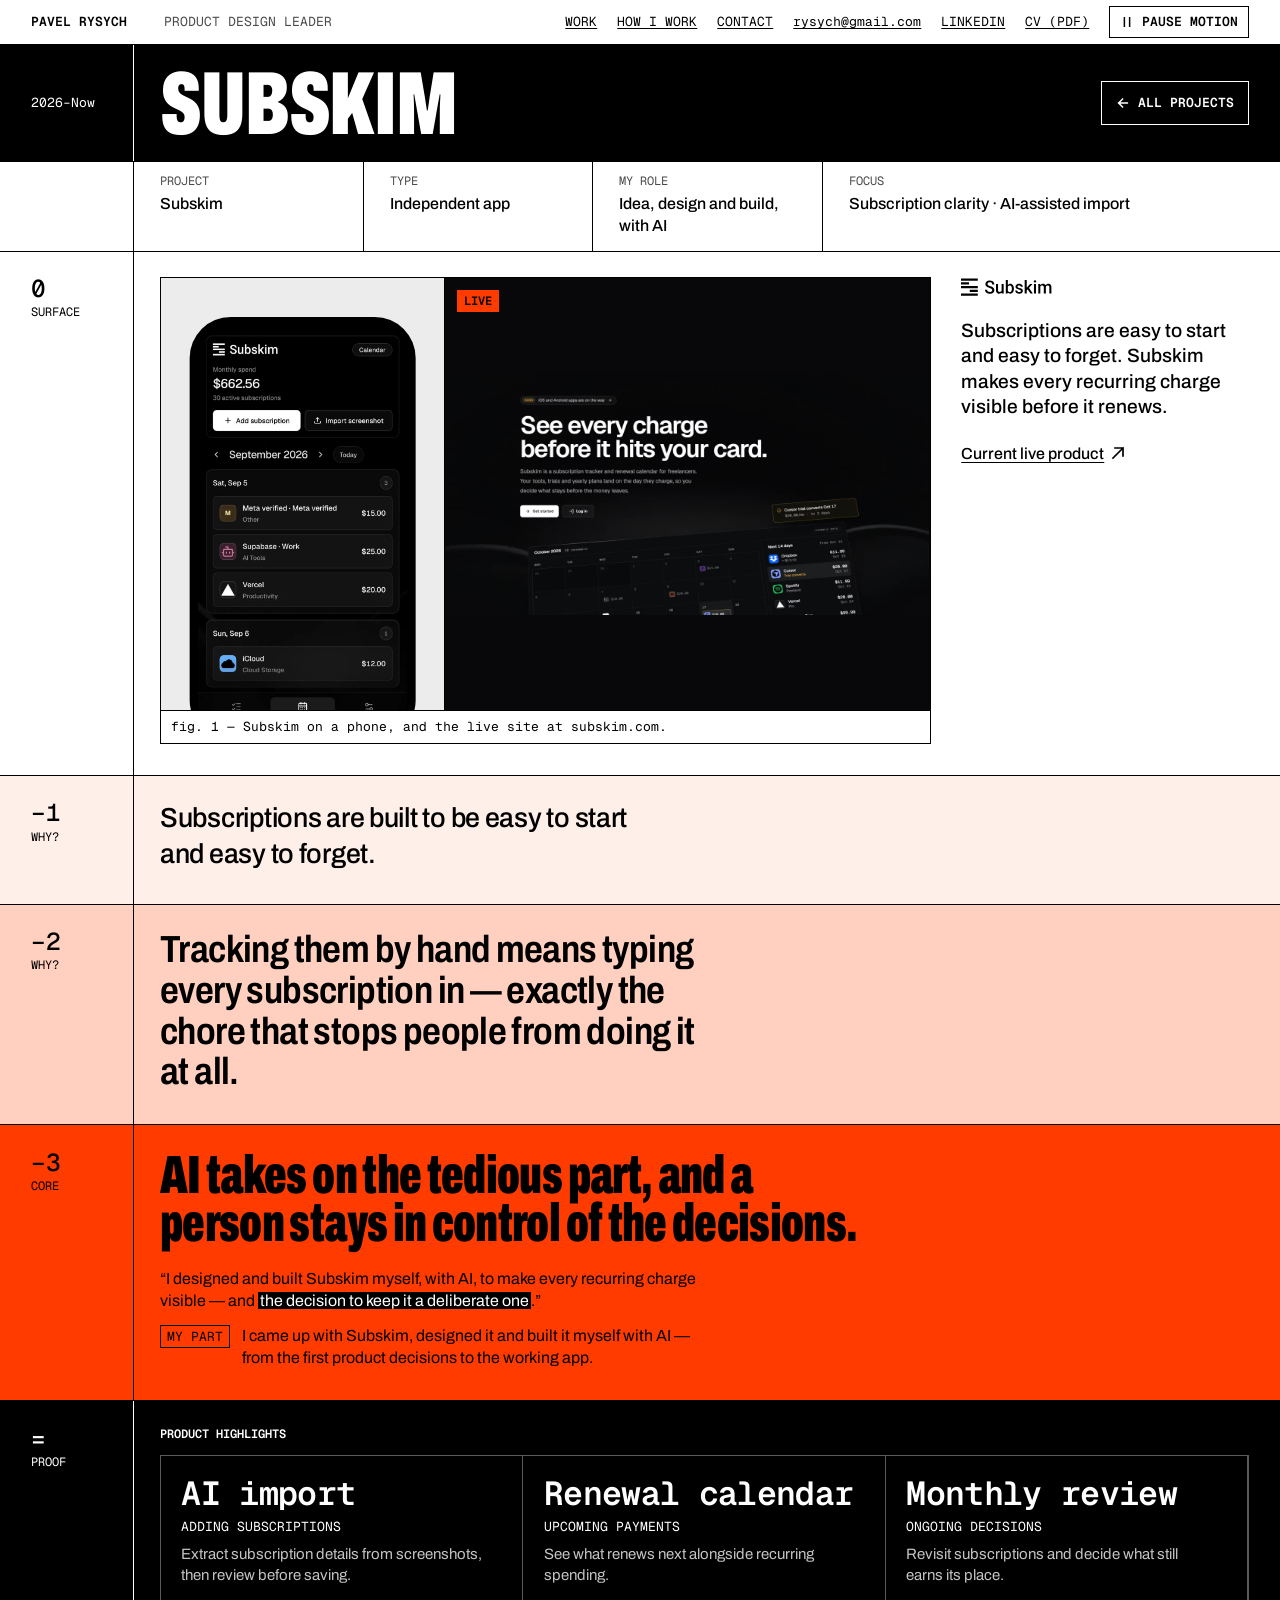
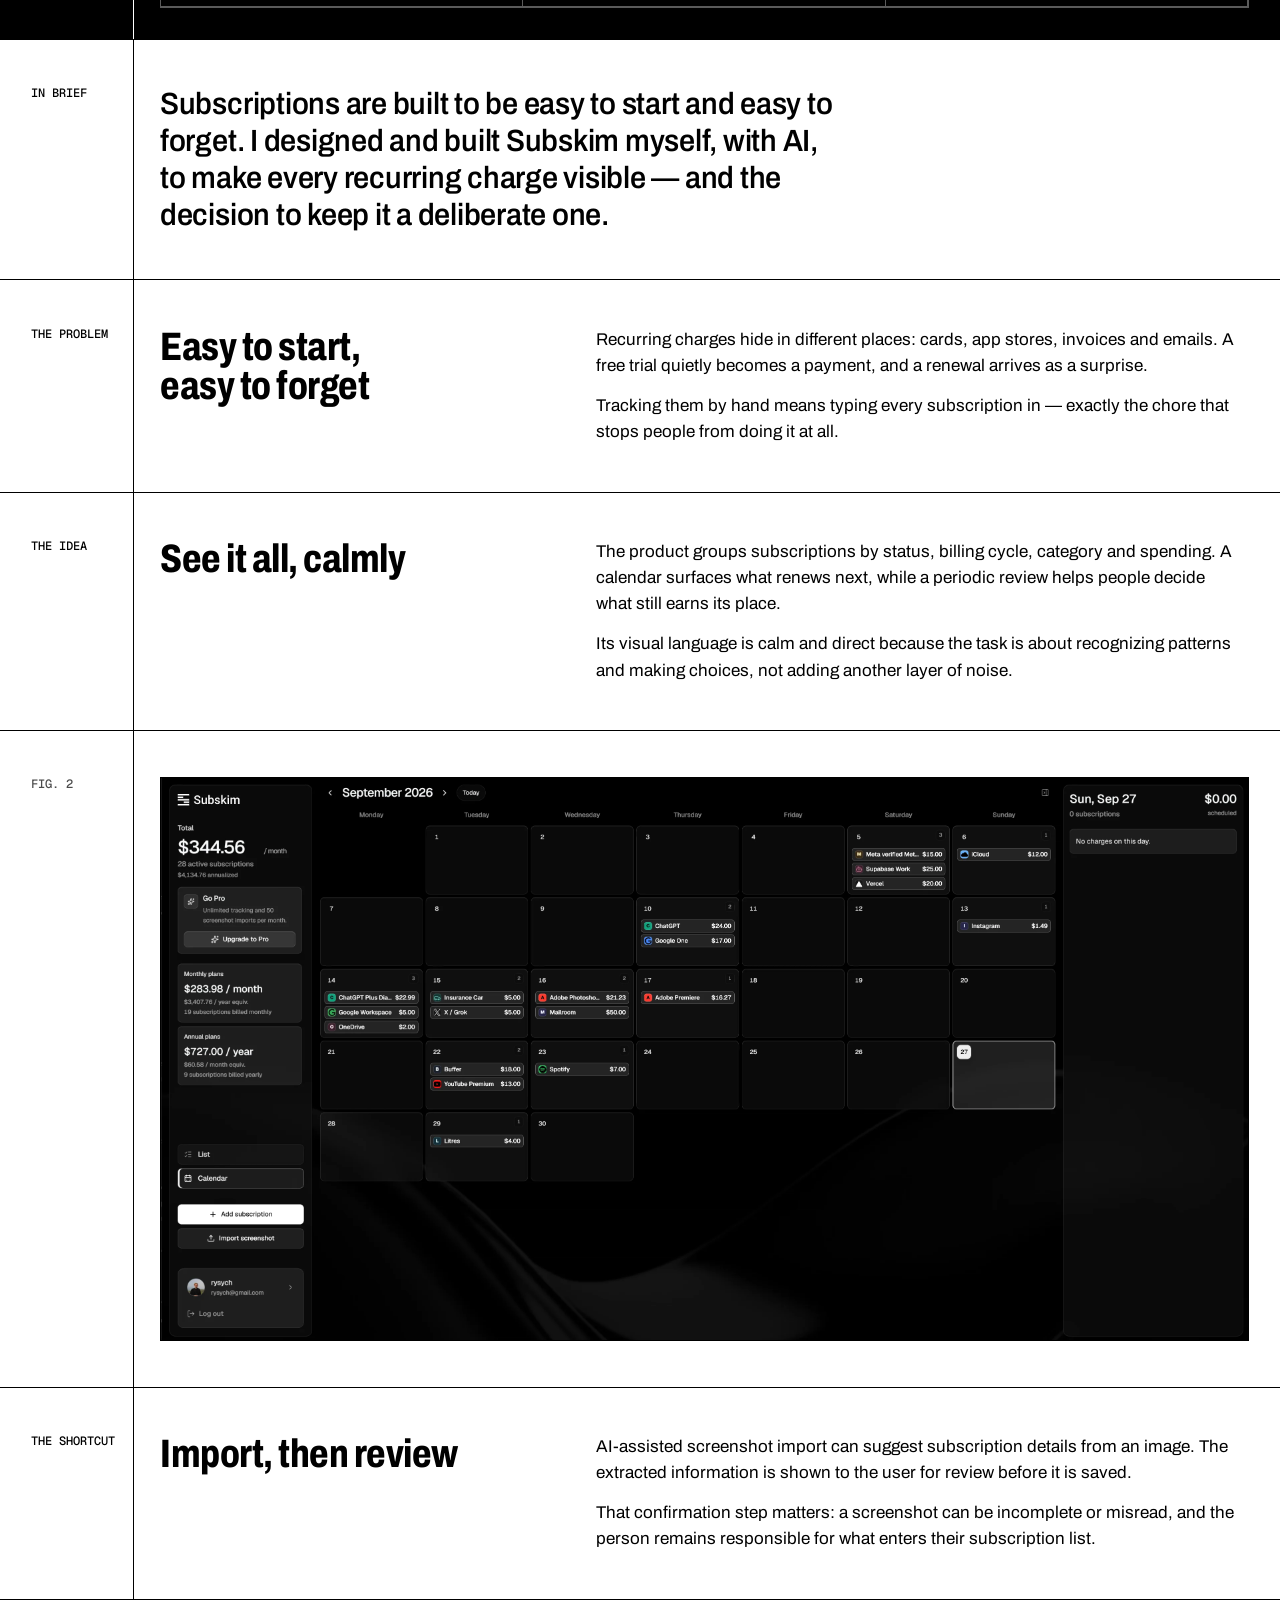
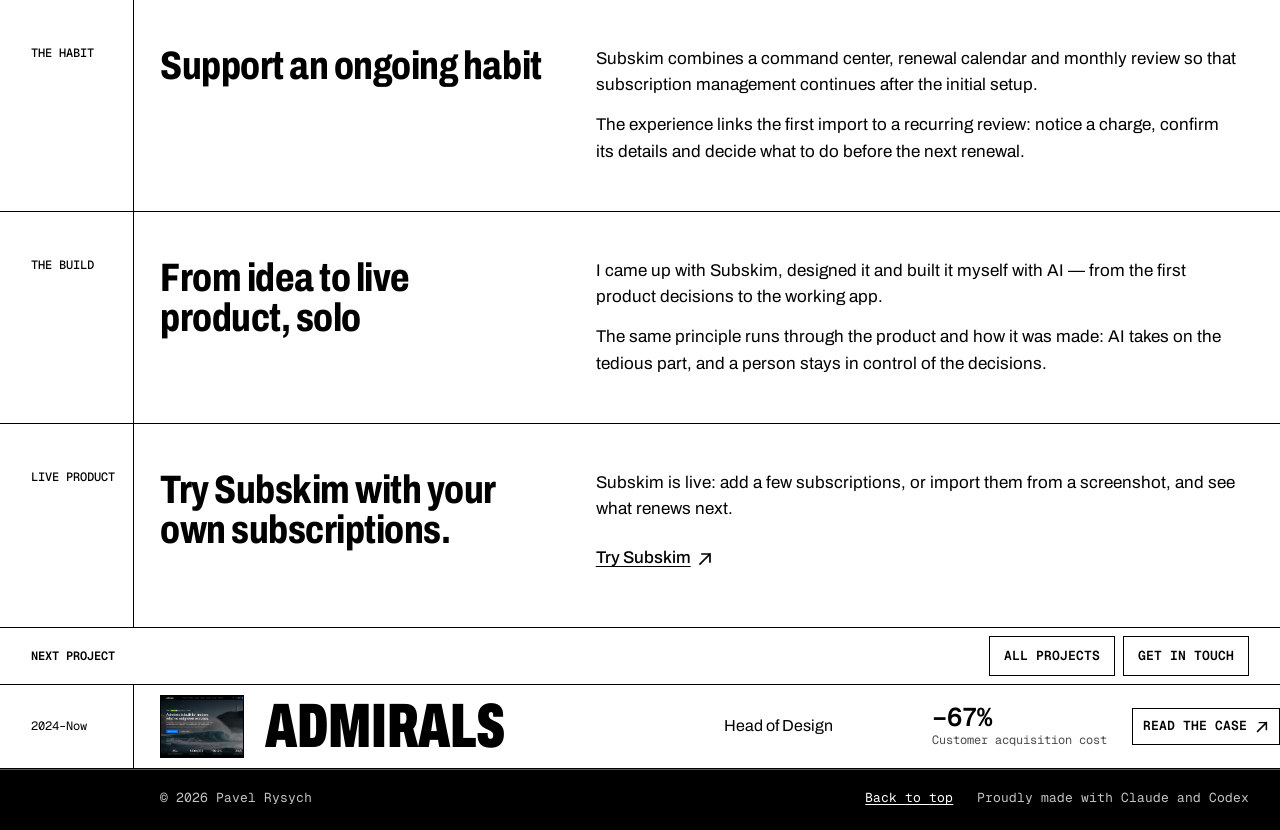
<file: work/subskim/index.html>
<!doctype html>
<html lang="en">
  <head>
    <meta charset="utf-8">
    <meta name="viewport" content="width=device-width, initial-scale=1">
    <meta name="theme-color" content="#ffffff">
    <meta name="author" content="Pavel Rysych">
    <meta name="description" content="Subskim case study: Pavel Rysych came up with, designed and built a subscription app solo with AI — screenshot import, a renewal calendar and a monthly review.">
    <meta name="robots" content="index, follow, max-image-preview:large">
    <title>Subskim case study: designed and built with AI — Pavel Rysych</title>
    <link rel="canonical" href="https://www.rysych.com/work/subskim/">
    <link rel="icon" type="image/png" sizes="32x32" href="/assets/favicon-32.png?v=2">
    <link rel="icon" type="image/svg+xml" sizes="any" href="/assets/favicon.svg?v=2">
    <link rel="apple-touch-icon" sizes="180x180" href="/assets/apple-touch-icon.png?v=2">
    <link rel="preload" href="/assets/fonts/archivo-var-latin.woff2?v=1" as="font" type="font/woff2" crossorigin>
    <link rel="preload" href="/assets/fonts/geist-mono-var.woff2?v=1" as="font" type="font/woff2" crossorigin>
    <link rel="stylesheet" href="/home.css?v=85">
    <link rel="stylesheet" href="/case.css?v=34">
    <script src="/site.js?v=20" defer></script>
    <script src="/home.js?v=22" defer></script>
    <meta property="og:type" content="article">
    <meta property="og:locale" content="en_US">
    <meta property="og:site_name" content="Pavel Rysych">
    <meta property="og:title" content="Subskim case study: designed and built with AI — Pavel Rysych">
    <meta property="og:description" content="Subskim case study: Pavel Rysych came up with, designed and built a subscription app solo with AI — screenshot import, a renewal calendar and a monthly review.">
    <meta property="og:url" content="https://www.rysych.com/work/subskim/">
    <meta property="og:image" content="https://www.rysych.com/assets/og/subskim.jpg?v=3">
    <meta property="og:image:secure_url" content="https://www.rysych.com/assets/og/subskim.jpg?v=3">
    <meta property="og:image:type" content="image/jpeg">
    <meta property="og:image:width" content="1200">
    <meta property="og:image:height" content="630">
    <meta property="og:image:alt" content="Subskim case study by Pavel Rysych: AI takes on the tedious part, and a person stays in control of the decisions. Idea, design and build solo with AI; live at subskim.com.">
    <meta property="article:published_time" content="2026-09-27T14:06:50+04:00">
    <meta property="article:author" content="https://www.rysych.com/">
    <meta name="twitter:card" content="summary_large_image">
    <meta name="twitter:title" content="Subskim case study: designed and built with AI — Pavel Rysych">
    <meta name="twitter:description" content="Subskim case study: Pavel Rysych came up with, designed and built a subscription app solo with AI — screenshot import, a renewal calendar and a monthly review.">
    <meta name="twitter:image" content="https://www.rysych.com/assets/og/subskim.jpg?v=3">
    <meta name="twitter:image:alt" content="Subskim case study by Pavel Rysych: AI takes on the tedious part, and a person stays in control of the decisions. Idea, design and build solo with AI; live at subskim.com.">
    <script type="application/ld+json">{"@context":"https://schema.org","@graph":[{"@type":"WebPage","@id":"https://www.rysych.com/work/subskim/","url":"https://www.rysych.com/work/subskim/","name":"Subskim case study: designed and built with AI — Pavel Rysych","inLanguage":"en","isPartOf":{"@id":"https://www.rysych.com/#website"},"primaryImageOfPage":{"@type":"ImageObject","url":"https://www.rysych.com/assets/og/subskim.jpg?v=3","width":1200,"height":630},"breadcrumb":{"@id":"https://www.rysych.com/work/subskim/#breadcrumb"}},{"@type":"Article","@id":"https://www.rysych.com/work/subskim/#article","headline":"Subskim: every recurring charge visible before it renews","description":"Subskim case study: Pavel Rysych came up with, designed and built a subscription app solo with AI — screenshot import, a renewal calendar and a monthly review.","image":["https://www.rysych.com/assets/og/subskim.jpg?v=3","https://www.rysych.com/assets/subskim-calendar-v1.png"],"author":{"@id":"https://www.rysych.com/#person"},"publisher":{"@id":"https://www.rysych.com/#person"},"datePublished":"2026-09-27T14:06:50+04:00","dateModified":"2026-10-08T20:00:00+04:00","inLanguage":"en","mainEntityOfPage":{"@id":"https://www.rysych.com/work/subskim/"},"isPartOf":{"@id":"https://www.rysych.com/#website"},"about":{"@id":"https://subskim.com/#web-application"}},{"@type":"BreadcrumbList","@id":"https://www.rysych.com/work/subskim/#breadcrumb","itemListElement":[{"@type":"ListItem","position":1,"name":"Pavel Rysych","item":"https://www.rysych.com/"},{"@type":"ListItem","position":2,"name":"Subskim","item":"https://www.rysych.com/work/subskim/"}]},{"@type":"Person","@id":"https://www.rysych.com/#person","name":"Pavel Rysych","url":"https://www.rysych.com/","jobTitle":"Head of Design","sameAs":["https://www.linkedin.com/in/rysych/","https://www.instagram.com/pavel_rysych/","https://www.threads.com/@pavel_rysych"]},{"@type":"WebSite","@id":"https://www.rysych.com/#website","url":"https://www.rysych.com/","name":"Pavel Rysych"},{"@type":"WebApplication","@id":"https://subskim.com/#web-application","name":"Subskim","url":"https://subskim.com/","applicationCategory":"FinanceApplication","operatingSystem":"Web","creator":{"@id":"https://www.rysych.com/#person"}}]}</script>
  </head>
  <body class="case-page case-page--subskim">
    <a class="skip-link" href="#main">Skip to content</a>
    <header class="site-header">
      <a class="wordmark" href="/" aria-label="Pavel Rysych, Product Design Leader, home">Pavel Rysych</a>
      <span class="site-header__title">Product Design Leader</span>
      <nav class="site-nav" aria-label="Main navigation">
        <ul>
          <li><a href="/#work">Work</a></li>
          <li><a href="/#about">How I work</a></li>
          <li><a href="/#contact">Contact</a></li>
          <li><a class="site-nav__email" href="mailto:rysych@gmail.com">rysych@gmail.com</a></li>
          <li><a href="https://www.linkedin.com/in/rysych/" target="_blank" rel="noopener noreferrer">LinkedIn</a></li>
          <li><a href="/Pavel_Rysych_CV.pdf" target="_blank" rel="noopener">CV (PDF)</a></li>
        </ul>
      </nav>
      <details class="mobile-nav">
        <summary>Menu</summary>
        <nav aria-label="Mobile navigation">
          <a href="/#work">Work</a>
          <a href="/#about">How I work</a>
          <a href="/#contact">Contact</a>
          <a class="site-nav__email" href="mailto:rysych@gmail.com">rysych@gmail.com</a>
          <a href="https://www.linkedin.com/in/rysych/" target="_blank" rel="noopener noreferrer">LinkedIn</a>
          <a href="/Pavel_Rysych_CV.pdf" target="_blank" rel="noopener">CV (PDF)</a>
        </nav>
      </details>
    </header>

    <main id="main">
      <!-- The borehole: this project dug from its surface to its proof, as on the homepage row -->
      <section class="bore" aria-labelledby="case-title">
        <div class="case-title">
          <p class="case-title__yrs mono">2026–Now</p>
          <h1 id="case-title" class="case-title__name">Subskim<span class="visually-hidden"> case study</span></h1>
          <a class="case-title__back" href="/#work"><svg width="14" height="14" viewBox="0 0 16 16" aria-hidden="true" focusable="false"><path d="M13 8H3M7.5 3.5 3 8l4.5 4.5" fill="none" stroke="currentColor" stroke-width="1.7" stroke-linecap="square"/></svg>All projects</a>
        </div>
        <dl class="case-facts">
          <div><dt>Project</dt><dd>Subskim</dd></div>
          <div><dt>Type</dt><dd>Independent app</dd></div>
          <div><dt>My role</dt><dd>Idea, design and build, with AI</dd></div>
          <div><dt>Focus</dt><dd>Subscription clarity · AI-assisted import</dd></div>
        </dl>
        <div class="stratum t-0">
          <p class="depth"><b>0</b><span>Surface</span></p>
          <div class="body surface case-surface">
            <figure class="shot" id="subskim-live">
              <div class="shot__stage duo">
                <div class="duo__phone">
                  <span class="phone"><picture><source type="image/webp" srcset="/assets/subskim-mobile-720.webp"><img src="/assets/subskim-mobile.jpg" width="1033" height="2000" alt="Subskim on a phone: monthly spend, active subscriptions and the charges due on each day" fetchpriority="high"></picture></span>
                </div>
                <div class="duo__live">
                  <span class="live-tag mono">Live</span>
                  <video data-case-autoplay data-case-lazy data-quiet muted loop playsinline disablepictureinpicture disableremoteplayback preload="none" poster="/assets/card-subskim-poster.jpg" width="1280" height="640" aria-hidden="true"><source data-src="/assets/card-subskim.mp4" type="video/mp4"></video>
                </div>
              </div>
              <figcaption class="mono">fig. 1 — Subskim on a phone, and the live site at subskim.com.</figcaption>
            </figure>
            <div class="surface__copy">
              <img class="case-logo" src="/assets/subskim-logo-black.svg" alt="" width="126" height="28">
              <p class="case-deck">Subscriptions are easy to start and easy to forget. Subskim makes every recurring charge visible before it renews.</p>
              <a class="text-link" href="https://subskim.com/" target="_blank" rel="noopener noreferrer">Current live product<svg class="icon-arrow" width="14" height="14" viewBox="0 0 16 16" aria-hidden="true" focusable="false"><path d="M3 13 13 3M5 3h8v8" fill="none" stroke="currentColor" stroke-width="1.7" stroke-linecap="square"/></svg></a>
            </div>
          </div>
        </div>
        <div class="stratum t-1">
          <p class="depth"><b>−1</b><span>Why?</span></p>
          <div class="body"><p class="why-1">Subscriptions are built to be easy to start and easy to forget.</p></div>
        </div>
        <div class="stratum t-2">
          <p class="depth"><b>−2</b><span>Why?</span></p>
          <div class="body"><p class="why-2">Tracking them by hand means typing every subscription in — exactly the chore that stops people from doing it at all.</p></div>
        </div>
        <div class="stratum t-core">
          <p class="depth"><b>−3</b><span>Core</span></p>
          <div class="body">
            <p class="core-line is-long">AI takes on the tedious part, and a person stays in control of the decisions.</p>
            <p class="src">“I designed and built Subskim myself, with AI, to make every recurring charge visible — and <mark>the decision to keep it a deliberate one</mark>.”</p>
            <p class="mine"><span class="mono">My part</span><span>I came up with Subskim, designed it and built it myself with AI — from the first product decisions to the working app.</span></p>
          </div>
        </div>
        <section class="stratum t-proof" aria-labelledby="case-impact-title">
          <p class="depth"><b>=</b><span>Proof</span></p>
          <div class="body">
            <h2 class="proof-title" id="case-impact-title">Product highlights</h2>
            <dl class="figs figs--3">
              <div><dt>Adding subscriptions</dt><dd class="n n--text">AI import</dd><dd class="d">Extract subscription details from screenshots, then review before saving.</dd></div>
              <div><dt>Upcoming payments</dt><dd class="n n--text">Renewal calendar</dd><dd class="d">See what renews next alongside recurring spending.</dd></div>
              <div><dt>Ongoing decisions</dt><dd class="n n--text">Monthly review</dd><dd class="d">Revisit subscriptions and decide what still earns its place.</dd></div>
            </dl>
          </div>
        </section>
      </section>

      <!-- The long read: one ruled stratum per chapter or plate, labels in the depth column -->
      <div class="case-main">
        <section class="case-section case-section--lead">
          <p class="case-section__aside">In brief</p>
          <div>
            <h2>Subscriptions are built to be easy to start and easy to forget. I designed and built Subskim myself, with AI, to make every recurring charge visible — and the decision to keep it a deliberate one.</h2>
          </div>
        </section>
        <section class="case-section">
          <p class="case-section__aside">The problem</p>
          <div>
            <h2>Easy to start, easy to forget</h2>
            <p>Recurring charges hide in different places: cards, app stores, invoices and emails. A free trial quietly becomes a payment, and a renewal arrives as a surprise.</p>
            <p>Tracking them by hand means typing every subscription in — exactly the chore that stops people from doing it at all.</p>
          </div>
        </section>
        <section class="case-section">
          <p class="case-section__aside">The idea</p>
          <div>
            <h2>See it all, calmly</h2>
            <p>The product groups subscriptions by status, billing cycle, category and spending. A calendar surfaces what renews next, while a periodic review helps people decide what still earns its place.</p>
            <p>Its visual language is calm and direct because the task is about recognizing patterns and making choices, not adding another layer of noise.</p>
          </div>
        </section>
        <figure class="case-figure" id="subskim-calendar">
          <img src="/assets/subskim-calendar-v1.webp" alt="Subskim showing monthly spend, active subscriptions and upcoming charges on a renewal calendar." width="3265" height="1686" loading="lazy" decoding="async">
        </figure>
        <section class="case-section" id="import">
          <p class="case-section__aside">The shortcut</p>
          <div>
            <h2>Import, then review</h2>
            <p>AI-assisted screenshot import can suggest subscription details from an image. The extracted information is shown to the user for review before it is saved.</p>
            <p>That confirmation step matters: a screenshot can be incomplete or misread, and the person remains responsible for what enters their subscription list.</p>
          </div>
        </section>
        <section class="case-section">
          <p class="case-section__aside">The habit</p>
          <div>
            <h2>Support an ongoing habit</h2>
            <p>Subskim combines a command center, renewal calendar and monthly review so that subscription management continues after the initial setup.</p>
            <p>The experience links the first import to a recurring review: notice a charge, confirm its details and decide what to do before the next renewal.</p>
          </div>
        </section>
        <section class="case-section">
          <p class="case-section__aside">The build</p>
          <div>
            <h2>From idea to live product, solo</h2>
            <p>I came up with Subskim, designed it and built it myself with AI — from the first product decisions to the working app.</p>
            <p>The same principle runs through the product and how it was made: AI takes on the tedious part, and a person stays in control of the decisions.</p>
          </div>
        </section>
        <section class="case-section">
          <p class="case-section__aside">Live product</p>
          <div>
            <h2>Try Subskim with your own subscriptions.</h2>
            <p>Subskim is live: add a few subscriptions, or import them from a screenshot, and see what renews next.</p>
            <a class="text-link" href="https://subskim.com/" target="_blank" rel="noopener noreferrer">Try Subskim<svg class="icon-arrow" width="14" height="14" viewBox="0 0 16 16" aria-hidden="true" focusable="false"><path d="M3 13 13 3M5 3h8v8" fill="none" stroke="currentColor" stroke-width="1.7" stroke-linecap="square"/></svg></a>
          </div>
        </section>
      </div>

      <!-- The next borehole, still closed: the same row as on the homepage index -->
      <nav class="case-next" aria-labelledby="case-next-title">
        <div class="legend">
          <h2 id="case-next-title">Next project</h2>
          <p class="case-next__more"><a class="btn" href="/#work">All projects</a><a class="btn" href="/#contact">Get in touch</a></p>
        </div>
        <a class="p__btn case-next__row" href="/work/admirals/">
          <span class="p__yrs mono">2024–Now</span>
          <span class="p__thumb" aria-hidden="true"><video data-case-autoplay data-case-lazy data-quiet muted loop playsinline disablepictureinpicture disableremoteplayback preload="none" data-poster="/assets/card-admirals-poster.jpg" width="1120" height="712" style="--pos:20% 45%" aria-hidden="true"><source data-src="/assets/card-admirals.mp4" type="video/mp4"></video></span>
          <span class="p__name">Admirals</span>
          <span class="p__role">Head of Design</span>
          <span class="p__fig"><b>−67%</b><small>Customer acquisition cost</small></span>
          <span class="p__why">Read the case<svg width="14" height="14" viewBox="0 0 16 16" aria-hidden="true" focusable="false"><path d="M3 13 13 3M5 3h8v8" fill="none" stroke="currentColor" stroke-width="1.7" stroke-linecap="square"/></svg></span>
        </a>
      </nav>
    </main>

    <div class="bedrock"><footer class="site-footer"><span>© 2026 Pavel Rysych</span><span class="site-footer__end"><a href="#main">Back to top</a><span class="site-footer__credit">Proudly made with Claude and Codex</span></span></footer></div>
  </body>
</html>
</file>
<file: home.css>
/* rysych.com — the borehole.
   Every project is dug from its surface to its core: 0 Surface → −1 Why? → −2 Why? → Core → = Proof.
   Ink, paper and one signal red; the deeper the layer, the larger the type and the hotter the colour.
   Archivo carries the words, Geist Mono the depths, labels and figures. Shared by every page. */

@font-face {
  font-family: "Archivo";
  src: url("/assets/fonts/archivo-var-latin.woff2?v=1") format("woff2");
  font-weight: 100 900;
  font-stretch: 62% 125%;
  font-style: normal;
  font-display: swap;
}
@font-face {
  font-family: "Geist Mono";
  src: url("/assets/fonts/geist-mono-var.woff2?v=1") format("woff2");
  font-weight: 100 900;
  font-style: normal;
  font-display: swap;
}

:root {
  --paper: #fff;
  --ink: #000;
  --signal: #ff3b00;      /* the core: black type on it 5.9:1; never small white type */
  --heat-1: #ffefe9;      /* −1 */
  --heat-2: #ffd0bf;      /* −2 */
  --mute: #4a4a4a;        /* on paper 8.9:1, on heat-2 6.3:1 */
  --mute-dark: #c4c4c4;   /* on ink 12:1 */
  --rule-dark: #5a5a5a;
  --stage: #ececec;       /* the light stage a black phone stands on */

  /* what type on the current band uses; ink bands flip them */
  --fg: var(--ink);
  --fg-mute: var(--mute);
  --rule: var(--ink);

  --sans: "Archivo", system-ui, -apple-system, "Segoe UI", sans-serif;
  --mono: "Geist Mono", ui-monospace, "SFMono-Regular", Menlo, Consolas, monospace;
  --gut: clamp(16px, 2.4vw, 36px);      /* page edge */
  --ruler: clamp(96px, 9.4vw, 148px);   /* the depth column: wide enough for "2021–2023" on one line */
  --inset: clamp(16px, 2vw, 32px);      /* from the ruler to the words */
  --pic: clamp(220px, 23vw, 360px);
  --header-h: 45px;
  --ease: cubic-bezier(0.16, 1, 0.3, 1);

  /* bridge: names case.css still reads until the case pages move into this world */
  --bg: var(--paper);
  --muted: var(--mute);
  --ink-2: #2b2b2b;
  --tile: #f2f2f2;
  --tile-2: #e6e6e6;
  --line: #d9d9d9;
  --font: var(--sans);
  --max: 1200px;
  --gutter: clamp(20px, 5vw, 64px);
  --radius: 0px;

  color-scheme: light;
}

/* ---------- Base ---------- */

*,
*::before,
*::after { box-sizing: border-box; }

html {
  -webkit-text-size-adjust: 100%;
  text-size-adjust: 100%;
  scroll-padding-top: 12px;
  scrollbar-color: var(--ink) var(--paper);
}

body {
  margin: 0;
  background: var(--paper);
  color: var(--ink);
  font-family: var(--sans);
  font-size: clamp(16px, 1.15vw, 18px);
  line-height: 1.45;
  font-stretch: 100%;
  font-kerning: normal;
  text-rendering: optimizeLegibility;
  -webkit-font-smoothing: antialiased;
  -moz-osx-font-smoothing: grayscale;
  caret-color: var(--signal);
}

img, video, svg, picture { display: block; max-width: 100%; }
img, video { height: auto; }
h1, h2, h3, h4, p, ol, ul, dl, dd, figure, blockquote { margin: 0; padding: 0; }
ol, ul { list-style: none; }
h1, h2, h3, h4 { font-size: inherit; font-weight: inherit; }
q { quotes: none; }
mark { color: inherit; background: none; }

a {
  color: inherit;
  text-decoration: underline;
  text-decoration-thickness: 1px;
  text-underline-offset: 0.18em;
}
a:hover { text-decoration-thickness: 3px; }

button {
  font: inherit;
  color: inherit;
  background: none;
  border: 0;
  padding: 0;
  cursor: pointer;
  text-align: inherit;
}

::selection { background: var(--signal); color: var(--ink); }
:focus-visible { outline: 3px solid currentColor; outline-offset: 3px; }

::-webkit-scrollbar { width: 12px; height: 12px; }
::-webkit-scrollbar-track { background: var(--paper); border-left: 1px solid var(--ink); }
::-webkit-scrollbar-thumb { background: var(--ink); border: 3px solid var(--paper); }

.visually-hidden {
  position: absolute !important;
  width: 1px;
  height: 1px;
  margin: -1px;
  padding: 0;
  overflow: hidden;
  clip: rect(0 0 0 0);
  white-space: nowrap;
  border: 0;
}
.nowrap { white-space: nowrap; }
.mono { font-family: var(--mono); font-size: 13px; line-height: 1.35; letter-spacing: 0; font-feature-settings: "tnum"; }

/* a centred measure, still used inside the case pages */
.page-width {
  width: 100%;
  max-width: calc(var(--max) + 2 * var(--gutter));
  margin-inline: auto;
  padding-inline: var(--gutter);
}

.skip-link {
  position: absolute;
  top: -80px;
  left: var(--gut);
  z-index: 100;
  padding: 10px 14px;
  background: var(--ink);
  color: var(--paper);
  font-family: var(--mono);
  font-size: 13px;
  font-weight: 600;
  text-transform: uppercase;
  text-decoration: none;
}
.skip-link:focus-visible { top: 8px; outline-color: var(--signal); }

/* ---------- Links and buttons ---------- */

/* a plain underlined link; case pages use it for "All projects", "Visit …" and "Next project" */
.text-link {
  display: inline-flex;
  align-items: center;
  gap: 6px;
  font-weight: 500;
}
.icon-arrow,
.icon-external { flex: none; width: 16px; height: 16px; }

/* a button that looks like one: a hard 1.5px box, inverted on hover and focus */
.btn {
  display: inline-flex;
  align-items: center;
  justify-content: center;
  gap: 10px;
  min-height: 44px;
  padding: 0 16px;
  border: 1.5px solid currentColor;
  font-family: var(--mono);
  font-size: 13px;
  font-weight: 600;
  line-height: 1.2;
  text-transform: uppercase;
  text-decoration: none;
  white-space: nowrap;
}
.btn:hover,
.btn:focus-visible { background: var(--fg); color: var(--paper); border-color: var(--fg); }
.btn--signal { background: var(--signal); border-color: var(--signal); color: var(--ink); }

/* ---------- Header ---------- */

/* the name sits over the depth column, the title where the words start, the links on the right */
.site-header {
  position: relative;
  z-index: 20;
  display: flex;
  align-items: center;
  min-height: var(--header-h);
  padding-right: var(--gut);
  border-bottom: 1px solid var(--ink);
  background: var(--paper);
  font-family: var(--mono);
  font-size: 13px;
  line-height: 1.35;
  text-transform: uppercase;
}
.wordmark {
  flex: none;
  min-width: var(--ruler);
  padding: 10px 12px 10px var(--gut);
  font-weight: 600;
  text-decoration: none;
  white-space: nowrap;
}
.wordmark:hover { text-decoration: underline; text-decoration-thickness: 3px; }
.site-header__title { padding-left: var(--inset); color: var(--mute); white-space: nowrap; }

/* .pill-nav is the case pages' name for the same nav until they move to .site-nav */
.site-nav,
.pill-nav { margin-left: auto; padding-left: 24px; }
.site-nav ul,
.pill-nav { display: flex; flex-wrap: wrap; justify-content: flex-end; gap: 4px 20px; }
.site-nav a,
.pill-nav a { display: inline-block; padding: 8px 0; white-space: nowrap; }
.site-nav__email { text-transform: none; }

/* phones: one Menu box; the list drops as a black slab under the header */
.mobile-nav { display: none; }
.mobile-nav summary {
  display: inline-flex;
  align-items: center;
  min-height: 40px;
  padding: 0 14px;
  border: 1.5px solid var(--ink);
  font-weight: 600;
  list-style: none;
  cursor: pointer;
  -webkit-user-select: none;
  user-select: none;
}
.mobile-nav summary::-webkit-details-marker { display: none; }
.mobile-nav[open] summary { background: var(--ink); color: var(--paper); }
@media (hover: hover) { .mobile-nav summary:hover { background: var(--ink); color: var(--paper); } }
.mobile-nav summary:focus-visible { outline-color: var(--signal); }
.mobile-nav nav {
  position: absolute;
  top: 100%;
  left: 0;
  right: 0;
  display: grid;
  padding: 0 var(--gut) 8px;
  background: var(--ink);
  color: var(--paper);
  font-size: 15px;
}
.mobile-nav nav a {
  display: flex;
  align-items: center;
  min-height: 52px;
  border-bottom: 1px solid var(--rule-dark);
  text-decoration: none;
}
.mobile-nav nav a:last-child { border-bottom: 0; }
.mobile-nav nav a:hover { text-decoration: underline; text-decoration-thickness: 3px; }
.mobile-nav nav .site-nav__email { text-transform: none; }

/* one switch stops every looping film on the page and is remembered from page to page;
   site.js adds it only where films loop. Paused, it turns signal red until motion is back. */
.motion-toggle {
  position: relative;
  display: inline-flex;
  flex: none;
  align-items: center;
  gap: 8px;
  min-height: 32px;
  margin-left: 20px;
  padding: 0 10px;
  border: 1.5px solid var(--ink);
  font-family: var(--mono);
  font-size: 13px;
  font-weight: 600;
  line-height: 1.2;
  text-transform: uppercase;
  white-space: nowrap;
}
.motion-toggle[hidden] { display: none; }
.motion-toggle svg { flex: none; }
.motion-toggle__play,
.motion-toggle.is-paused .motion-toggle__pause { display: none; }
.motion-toggle.is-paused .motion-toggle__play { display: block; }
.motion-toggle:focus-visible { background: var(--ink); color: var(--paper); }
@media (hover: hover) { .motion-toggle:hover { background: var(--ink); color: var(--paper); } }
.motion-toggle:focus-visible { outline-color: var(--signal); }
.motion-toggle.is-paused { background: var(--signal); border-color: var(--signal); color: var(--ink); }
.motion-toggle.is-paused:focus-visible { background: var(--ink); border-color: var(--ink); color: var(--paper); }
@media (hover: hover) { .motion-toggle.is-paused:hover { background: var(--ink); border-color: var(--ink); color: var(--paper); } }

/* ---------- Strata: the shared grammar ---------- */

.stratum {
  display: grid;
  grid-template-columns: var(--ruler) minmax(0, 1fr);
  border-bottom: 1px solid var(--rule);
}
.depth {
  --num: clamp(20px, 1.9vw, 30px);    /* the numeral's size, which the label's sticky top follows */
  --tag: calc(12px * 1.2 + 4px);      /* the label's one line plus the gap above it */
  display: flex;
  flex-direction: column;
  gap: 4px;
  align-self: stretch;
  padding: clamp(16px, 2vw, 26px) 6px 16px var(--gut);
  border-right: 1px solid currentColor;
  font-family: var(--mono);
}
.depth b {
  position: sticky;
  top: 12px;
  font-size: var(--num);
  font-weight: 500;
  line-height: 1;
  font-feature-settings: "tnum";
}
.depth span {
  position: sticky;
  top: calc(16px + var(--num));
  font-size: 12px;
  line-height: 1.2;
  text-transform: uppercase;
}
/* as a stratum scrolls away, its label pushes the numeral up instead of sliding onto it:
   sticky boxes are held back by their margin box, so the numeral reserves the label's room
   below itself and the label takes it back. At rest nothing moves. */
@media (min-width: 641px) {
  .depth b { margin-bottom: var(--tag); }
  .depth span { margin-top: calc(-1 * var(--tag)); }
}
.body { min-width: 0; padding: clamp(16px, 2vw, 26px) var(--gut) clamp(18px, 2.4vw, 34px) var(--inset); }

.t-0 { background: var(--paper); }
.t-1 { background: var(--heat-1); }
.t-2 { background: var(--heat-2); }
.t-core { background: var(--signal); }
.t-proof,
.bedrock {
  --fg: var(--paper);
  --fg-mute: var(--mute-dark);
  --rule: var(--rule-dark);
  background: var(--ink);
  color: var(--paper);
}
.t-proof { border-bottom-color: var(--ink); }
.t-proof :focus-visible,
.bedrock :focus-visible { outline-color: var(--paper); }

/* the words get heavier and narrower the deeper they sit */
.why-1 { max-width: 32ch; font-size: clamp(22px, 2.15vw, 33px); font-weight: 520; font-stretch: 96%; line-height: 1.3; letter-spacing: -0.01em; text-wrap: pretty; }
.why-2 { max-width: 31ch; font-size: clamp(27px, 2.95vw, 46px); font-weight: 640; font-stretch: 84%; line-height: 1.08; letter-spacing: -0.016em; text-wrap: pretty; }
.core-line { max-width: 14em; font-size: clamp(40px, 5.7vw, 92px); font-weight: 860; font-stretch: 62%; line-height: 0.9; letter-spacing: -0.012em; text-wrap: balance; }
.core-line.is-long { max-width: 17em; font-size: clamp(32px, 4.2vw, 68px); }
.src { max-width: 62ch; margin-top: clamp(14px, 1.6vw, 22px); font-size: clamp(16px, 1.2vw, 19px); line-height: 1.4; }
.src mark { background: var(--ink); color: var(--paper); padding: 0 0.14em; -webkit-box-decoration-break: clone; box-decoration-break: clone; }
.mine { display: grid; grid-template-columns: auto minmax(0, 1fr); gap: 12px; align-items: baseline; max-width: 62ch; margin-top: 12px; font-size: clamp(16px, 1.2vw, 19px); line-height: 1.4; }
.mine .mono { border: 1px solid var(--ink); padding: 2px 6px; text-transform: uppercase; white-space: nowrap; }

/* ---------- Hero: Pavel, dug two layers down ---------- */

.hero { display: grid; grid-template-columns: minmax(0, 1fr) var(--pic); }
.hero__s0 { grid-column: 1; grid-row: 1; }
.hero__s1 { grid-column: 1; grid-row: 2; }
.hero__core { grid-column: 1 / -1; grid-row: 3; }
.hero__pic {
  position: relative;
  grid-column: 2;
  grid-row: 1 / 3;
  overflow: hidden;
  border-left: 1px solid var(--ink);
  border-bottom: 1px solid var(--ink);
  background: #cfd3cc;
}
.hero__pic img { position: absolute; inset: 0; width: 100%; height: 100%; object-fit: cover; object-position: 71% 42%; }
.hero__pic figcaption { position: absolute; left: 0; bottom: 0; padding: 4px 8px; border-top: 1px solid var(--ink); border-right: 1px solid var(--ink); background: var(--paper); }
.hero h1 { font-size: clamp(24px, 2.3vw, 36px); font-weight: 650; font-stretch: 88%; line-height: 1.08; letter-spacing: -0.01em; text-wrap: balance; }
/* who he is, in two lines a recruiter checks first: the current role and record, then years, place and format */
.hero__role { margin-top: 8px; font-weight: 560; line-height: 1.35; text-wrap: balance; }
.hero__facts { margin-top: 4px; }
.hero__intro { max-width: 62ch; margin-top: 10px; color: var(--mute); text-wrap: pretty; }
.hero__s0 .body { padding-bottom: clamp(16px, 1.8vw, 24px); }
.promise { max-width: 22ch; font-size: clamp(32px, 3.9vw, 60px); font-weight: 650; font-stretch: 80%; line-height: 1; letter-spacing: -0.018em; text-wrap: balance; }
.hero__core .body { padding-block: clamp(14px, 1.6vw, 22px) clamp(14px, 1.8vw, 24px); }
.hero__core .core-line { max-width: none; }

/* ---------- Selected work: the index ---------- */

.legend {
  display: grid;
  grid-template-columns: var(--ruler) minmax(0, 1fr) auto;
  align-items: center;
  min-height: 48px;
  border-bottom: 1px solid var(--ink);
}
.legend h2 { grid-column: 1; padding-left: var(--gut); font-family: var(--mono); font-size: 12px; font-weight: 600; line-height: 1.2; text-transform: uppercase; }
.key { display: flex; flex-wrap: wrap; gap: 6px 18px; padding: 10px var(--inset); }
.key li { display: flex; align-items: center; gap: 7px; white-space: nowrap; }
.key i { flex: none; width: 14px; height: 14px; border: 1px solid var(--ink); }
.key .k1 { background: var(--heat-1); }
.key .k2 { background: var(--heat-2); }
.key .k3 { background: var(--signal); }
.key .k4 { background: var(--ink); }

.digall {
  display: inline-flex;
  align-items: center;
  gap: 10px;
  min-height: 40px;
  margin-right: var(--gut);
  padding: 0 14px;
  border: 1.5px solid var(--ink);
  font-family: var(--mono);
  font-size: 13px;
  font-weight: 600;
  text-transform: uppercase;
  white-space: nowrap;
}
.digall[hidden] { display: none; }
.digall:focus-visible { background: var(--ink); color: var(--paper); }
@media (hover: hover) { .digall:hover { background: var(--ink); color: var(--paper); } }
.digall:focus-visible { outline-color: var(--signal); }
.digall.is-all { background: var(--signal); border-color: var(--signal); color: var(--ink); }
.digall svg,
.p__why svg { transition: transform 250ms var(--ease); }
.digall.is-all svg { transform: rotate(180deg); }

.p { border-bottom: 1px solid var(--ink); --case-w: 86px; }
.p__head { position: relative; }
/* the case page is one click from every row: a link that sits beside the Why? toggle, over the row's own background */
.p__case {
  position: absolute;
  z-index: 1;
  top: 50%;
  right: var(--gut);
  display: inline-flex;
  align-items: center;
  justify-content: center;
  gap: 6px;
  width: var(--case-w);
  padding: 8px 10px;
  border: 1.5px solid currentColor;
  color: var(--ink);
  font-family: var(--mono);
  font-size: 13px;
  font-weight: 600;
  line-height: normal;
  text-transform: uppercase;
  text-decoration: none;
  white-space: nowrap;
  transform: translateY(-50%);
}
.p__case:focus-visible { outline: 3px solid var(--signal); outline-offset: 2px; background: var(--ink); color: var(--paper); border-color: var(--ink); }
.p.is-open .p__case { color: var(--paper); }
.p.is-open .p__case:focus-visible { background: var(--paper); color: var(--ink); border-color: var(--paper); }
@media (hover: hover) {
  .p__case:hover { background: var(--ink); color: var(--paper); border-color: var(--ink); }
  .p.is-open .p__case:hover { background: var(--paper); color: var(--ink); border-color: var(--paper); }
  html:not(.js) .p:has(.p__btn:hover) .p__case:not(:hover) { color: var(--paper); }
}
.p__btn {
  position: relative;
  display: grid;
  grid-template-columns: var(--ruler) auto minmax(0, 1fr) minmax(0, 13rem) minmax(0, 12.5rem) auto;
  align-items: center;
  width: 100%;
  min-height: clamp(64px, 5.6vw, 86px);
}
.p__yrs { display: flex; align-items: center; align-self: stretch; padding: 10px 8px 10px var(--gut); border-right: 1px solid currentColor; font-size: 12px; white-space: nowrap; }
.p__thumb {
  position: relative;
  display: block;
  width: clamp(64px, 6.6vw, 104px);
  aspect-ratio: 4 / 3;
  margin: 10px 0 10px var(--inset);
  overflow: hidden;
  border: 1px solid currentColor;
  background: var(--thumb-bg, #08080a);
}
.p__thumb video { position: absolute; inset: 0; width: 100%; height: 100%; object-fit: cover; object-position: var(--pos, 50% 50%); }
.p__name {
  padding: 10px 16px 10px clamp(14px, 1.6vw, 26px);
  overflow-wrap: anywhere;
  font-size: clamp(38px, 4.9vw, 80px);
  font-weight: 850;
  font-stretch: 62%;
  line-height: 0.88;
  letter-spacing: -0.005em;
  text-transform: uppercase;
}
.p__role { padding: 10px 16px 10px 0; line-height: 1.3; }
.p__fig { display: flex; flex-direction: column; gap: 3px; padding: 10px 16px 10px 0; }
.p__fig b { font-family: var(--mono); font-size: clamp(22px, 2vw, 32px); font-weight: 600; line-height: 1; font-feature-settings: "tnum"; white-space: nowrap; }
.p__fig small { font-family: var(--mono); font-size: 12px; line-height: 1.25; color: var(--mute); }
.p__why {
  display: inline-flex;
  align-items: center;
  gap: 8px;
  margin-right: calc(var(--gut) + var(--case-w) + 8px);
  padding: 8px 10px;
  border: 1.5px solid currentColor;
  font-family: var(--mono);
  font-size: 13px;
  font-weight: 600;
  text-transform: uppercase;
  white-space: nowrap;
}
.p__shut { display: none; }
.p__btn:focus-visible,
.p.is-open .p__btn { background: var(--ink); color: var(--paper); }
.p__btn:focus-visible small,
.p.is-open .p__btn small { color: var(--mute-dark); }
/* only a real pointer hovers: on touch a tapped row would keep the hover and look dug after Close */
@media (hover: hover) {
  .p__btn:hover { background: var(--ink); color: var(--paper); }
  .p__btn:hover small { color: var(--mute-dark); }
}
.p__btn:focus-visible { outline: 3px solid var(--signal); outline-offset: -3px; }
/* two dug rows meet black on black: a dark hairline keeps them apart */
.p.is-open .p__btn { box-shadow: inset 0 1px 0 var(--rule-dark); }
.p.is-open .p__why { background: var(--signal); border-color: var(--signal); color: var(--ink); }
.p.is-open .p__why svg { transform: rotate(180deg); }
.p.is-open .p__open { display: none; }
.p.is-open .p__shut { display: inline; }
/* without script every row is already dug, so the toggle has nothing to say */
html:not(.js) .p__why { display: none; }

/* X-ray: point at a closed row, or tab to it, and it shows what lies under it. The row turns
   the core's red and the name gives way to the core, copied verbatim from the row's Core stratum
   by home.js and sized to fit the name's cell. A state, not a motion: the box sits over the cell
   out of flow, so the row never changes height. --under fades what the box covers; it only goes
   transparent, so the name stays in the button's accessible name. The X-ray itself is aria-hidden. */
.p__xray {
  position: absolute;
  inset: 0;
  grid-column: 3 / 4;
  grid-row: 1 / 2;
  display: flex;
  flex-direction: column;
  justify-content: center;
  gap: 6px;
  padding: 10px 16px 10px clamp(14px, 1.6vw, 26px);
  overflow: hidden;
  visibility: var(--xray, hidden);
}
.p__xlabel { flex: none; overflow: hidden; font-family: var(--mono); font-size: 12px; font-weight: 500; line-height: 1.2; text-overflow: ellipsis; text-transform: uppercase; white-space: nowrap; }
.p__xcore { flex: none; font-size: clamp(40px, 5.7vw, 92px); font-weight: 860; font-stretch: 62%; line-height: 0.9; letter-spacing: -0.012em; text-wrap: balance; }
.index .p__name { opacity: var(--under, 1); }
.js .p:not(.is-open) .p__btn:focus-visible { --xray: visible; --under: 0; background: var(--signal); color: var(--ink); outline-color: var(--ink); }
.js .p:not(.is-open) .p__btn:focus-visible small { color: var(--ink); }
.js .p:not(.is-open) .p__btn:focus-visible .p__why { border-color: var(--ink); background: var(--ink); color: var(--paper); }
@media (hover: hover) {
  .js .p:not(.is-open) .p__btn:hover { --xray: visible; --under: 0; background: var(--signal); color: var(--ink); }
  .js .p:not(.is-open) .p__btn:hover small { color: var(--ink); }
  .js .p:not(.is-open) .p__btn:hover .p__why { border-color: var(--ink); background: var(--ink); color: var(--paper); }
}

/* the dig. Before the script runs, closed rows stay shut so nothing jumps;
   once it runs they become hidden="until-found", which find-in-page can still open. */
.js .p:not(.is-open) > .dig:not([hidden]) { display: none; }
.dig > .stratum:last-child { border-bottom: 0; }

/* 0 · Surface: the product, large and at its own proportions */
.surface {
  display: grid;
  grid-template-columns: minmax(0, 1fr) minmax(0, 19rem);
  gap: clamp(16px, 2.4vw, 40px);
  align-items: start;
}
.surface--tall { grid-template-columns: minmax(0, 24rem) minmax(0, 1fr); }
.surface--square { grid-template-columns: minmax(0, 34rem) minmax(0, 1fr); }
/* lower-resolution films (Admirals 1120w, MetaMap 960w) stay near their native size so they stay sharp */
.surface--compact { grid-template-columns: minmax(0, 34rem) minmax(0, 1fr); }
.shot { border: 1px solid var(--ink); background: var(--paper); }
.shot figcaption { padding: 7px 10px; border-top: 1px solid var(--ink); text-wrap: pretty; }
.shot__stage {
  position: relative;
  overflow: hidden;
  aspect-ratio: var(--ar, 16 / 9);
  background: var(--stage-bg, var(--ink));
}
.shot__stage > video { position: absolute; inset: 0; width: 100%; height: 100%; object-fit: cover; object-position: var(--pos, 50% 50%); }
/* the widget film's last pixel column is a grey card edge: run it 1% wide and let the frame trim it */
.shot__stage--widget > video { width: 101.2%; max-width: none; object-position: 0 50%; }

/* Subskim: the real phone screen on a light stage, the live site beside it */
.duo { display: grid; grid-template-columns: minmax(0, 37fr) minmax(0, 63fr); aspect-ratio: 16 / 9; }
.duo__phone { position: relative; overflow: hidden; border-right: 1px solid var(--ink); background: var(--stage); }
.phone {
  --bezel: clamp(5px, 0.62vw, 9px);
  --corner: clamp(24px, 3.2vw, 46px);
  position: absolute;
  top: 9%;
  left: 50%;
  width: min(80%, 300px);
  padding: var(--bezel);
  border-radius: var(--corner);
  background: #000;
  transform: translateX(-50%);
}
.phone img { width: 100%; border-radius: calc(var(--corner) - var(--bezel)); }
.duo__live { position: relative; display: grid; align-content: center; background: #08080a; }
.duo__live video { width: 100%; aspect-ratio: 2 / 1; object-fit: cover; }
.live-tag {
  position: absolute;
  top: 12px;
  left: 12px;
  padding: 3px 7px;
  background: var(--signal);
  color: var(--ink);
  font-size: 12px;
  font-weight: 600;
  text-transform: uppercase;
}

.surface-text { max-width: 34ch; font-size: clamp(17px, 1.35vw, 21px); line-height: 1.4; text-wrap: pretty; }
.tags { display: flex; flex-wrap: wrap; gap: 6px; margin-top: 16px; }
.tags li { padding: 3px 8px; border: 1px solid var(--ink); }

/* = Proof */
.figs { display: grid; grid-template-columns: repeat(auto-fit, minmax(min(100%, 15rem), 1fr)); border: 1px solid var(--rule-dark); }
.figs > div { display: flex; flex-direction: column; gap: 8px; margin: -1px 0 0 -1px; padding: clamp(14px, 1.6vw, 22px); border: 1px solid var(--rule-dark); }
.figs dd.n { order: -1; font-family: var(--mono); font-size: clamp(40px, 4.6vw, 76px); font-weight: 600; line-height: 1; letter-spacing: -0.03em; font-feature-settings: "tnum"; white-space: nowrap; }
.figs dt { font-family: var(--mono); font-size: 13px; line-height: 1.25; text-transform: uppercase; }
.figs dd.d { max-width: 34ch; color: var(--mute-dark); font-size: 15px; line-height: 1.4; }
.figs dd.d a { color: var(--paper); }
/* company figures sit in the proof band for context and say so right under the number */
.figs dd.ctx-tag { order: -1; font-family: var(--mono); font-size: 12px; line-height: 1.25; text-transform: uppercase; color: var(--signal); }
.ctx { max-width: 80ch; margin-top: 14px; color: var(--mute-dark); font-size: 15px; line-height: 1.45; }
.ctx b { margin-right: 6px; color: var(--paper); font-family: var(--mono); font-size: 12px; font-weight: 500; text-transform: uppercase; }
.out { display: flex; flex-wrap: wrap; align-items: center; gap: 12px 28px; margin-top: 20px; }
.btn-case {
  display: inline-flex;
  align-items: center;
  gap: 10px;
  min-height: 44px;
  padding: 0 16px;
  border: 1.5px solid var(--paper);
  font-family: var(--mono);
  font-size: 13px;
  font-weight: 600;
  text-transform: uppercase;
  text-decoration: none;
}
.btn-case:hover,
.btn-case:focus-visible { background: var(--paper); color: var(--ink); }
.up-btn {
  display: inline-flex;
  align-items: center;
  gap: 8px;
  min-height: 44px;
  font-family: var(--mono);
  font-size: 13px;
  text-transform: uppercase;
  text-decoration: underline;
  text-underline-offset: 0.2em;
}
.up-btn[hidden] { display: none; }
.up-btn:hover { text-decoration-thickness: 3px; }

/* ---------- How I work: the five cores add up ---------- */

.sec-head { display: grid; grid-template-columns: var(--ruler) minmax(0, 1fr); border-bottom: 1px solid var(--ink); }
.sec-head h2 { font-size: clamp(36px, 4.6vw, 76px); font-weight: 850; font-stretch: 62%; line-height: 0.92; letter-spacing: -0.005em; text-transform: uppercase; }
.sec-head .body > p { max-width: 60ch; margin-top: 10px; color: var(--mute); }
.sec-head .body { padding-top: clamp(22px, 2.6vw, 36px); }

.sum li { display: grid; grid-template-columns: var(--ruler) minmax(0, 1fr) auto; align-items: baseline; border-bottom: 1px solid var(--ink); }
.sum .op { align-self: stretch; padding: 14px 12px 14px var(--gut); border-right: 1px solid var(--ink); font-family: var(--mono); font-size: clamp(20px, 1.9vw, 30px); font-weight: 500; line-height: 1; }
.sum q { padding: 14px var(--inset); font-size: clamp(22px, 2.6vw, 42px); font-weight: 700; font-stretch: 76%; line-height: 1.08; letter-spacing: -0.014em; text-wrap: balance; }
.sum mark { background: var(--signal); color: var(--ink); padding: 0 0.08em; }
.sum a { padding: 14px var(--gut) 14px 12px; text-transform: uppercase; white-space: nowrap; }
.total { border-top: 4px solid var(--ink); }
.total .depth { --num: clamp(28px, 3vw, 48px); }

.lead { display: grid; grid-template-columns: repeat(3, minmax(0, 1fr)); margin-left: var(--ruler); border-left: 1px solid var(--ink); border-bottom: 1px solid var(--ink); }
.lead li { display: flex; flex-direction: column; gap: 10px; padding: clamp(16px, 2vw, 28px) var(--inset) clamp(18px, 2.2vw, 30px); border-right: 1px solid var(--ink); }
.lead li:last-child { border-right: 0; }
.lead h3 { font-size: clamp(22px, 2vw, 30px); font-weight: 750; font-stretch: 80%; line-height: 1.05; }
.lead p { max-width: 36ch; text-wrap: pretty; }
.lead a { display: inline-flex; align-items: center; min-height: 32px; margin-top: auto; text-transform: uppercase; }

/* ---------- What colleagues say ---------- */

.quotes { display: grid; grid-template-columns: repeat(3, minmax(0, 1fr)); margin-left: var(--ruler); border-left: 1px solid var(--ink); border-bottom: 1px solid var(--ink); }
.quote { display: flex; flex-direction: column; gap: 16px; padding: clamp(16px, 2vw, 28px) var(--inset); border-right: 1px solid var(--ink); }
.quote:last-child { border-right: 0; }
.quote blockquote { font-size: clamp(18px, 1.45vw, 23px); font-weight: 450; line-height: 1.32; text-wrap: pretty; }
.quote figcaption { margin-top: auto; font-family: var(--mono); font-size: 13px; line-height: 1.35; }
.quote figcaption span { display: block; color: var(--mute); }

/* ---------- Contact: bedrock ---------- */

.contact .stratum { border-bottom: 0; }
.contact h2 { font-size: clamp(48px, 8.6vw, 148px); font-weight: 860; font-stretch: 62%; line-height: 0.86; letter-spacing: -0.006em; text-transform: uppercase; text-wrap: balance; }
.contact__lede { max-width: 58ch; margin-top: 18px; color: var(--mute-dark); font-size: clamp(17px, 1.3vw, 20px); text-wrap: pretty; }
.mailrow { display: flex; flex-wrap: wrap; align-items: center; gap: 12px 20px; margin-top: clamp(20px, 2.6vw, 36px); }
.mail {
  font-size: clamp(28px, 4.3vw, 70px);
  font-weight: 650;
  font-stretch: 84%;
  line-height: 1;
  letter-spacing: -0.02em;
  text-decoration-thickness: 2px;
  text-underline-offset: 0.12em;
  overflow-wrap: anywhere;
}
.mail:hover,
.mail:focus-visible { background: var(--signal); color: var(--ink); text-decoration-thickness: 2px; outline-color: var(--signal); }
.copy {
  display: inline-grid;
  align-items: center;
  min-height: 44px;
  padding: 0 14px;
  border: 1.5px solid var(--paper);
  font-family: var(--mono);
  font-size: 13px;
  font-weight: 600;
  text-transform: uppercase;
  white-space: nowrap;
}
.copy[hidden] { display: none; }
.copy > span { grid-area: 1 / 1; }
.copy__done { visibility: hidden; }
.copy.is-copied { background: var(--signal); border-color: var(--signal); color: var(--ink); }
.copy.is-copied .copy__idle { visibility: hidden; }
.copy.is-copied .copy__done { visibility: visible; }
.copy:focus-visible:not(.is-copied) { background: var(--paper); color: var(--ink); }
@media (hover: hover) { .copy:hover:not(.is-copied) { background: var(--paper); color: var(--ink); } }
.links { display: flex; flex-wrap: wrap; gap: 10px; margin-top: clamp(20px, 2.4vw, 32px); }
.links a {
  display: inline-flex;
  align-items: center;
  min-height: 44px;
  padding: 0 16px;
  border: 1.5px solid var(--paper);
  font-family: var(--mono);
  font-size: 13px;
  font-weight: 600;
  text-transform: uppercase;
  text-decoration: none;
}
.links a:hover,
.links a:focus-visible { background: var(--paper); color: var(--ink); }
.links .links__cv { background: var(--signal); border-color: var(--signal); color: var(--ink); }
.links .links__cv:hover,
.links .links__cv:focus-visible { background: var(--paper); border-color: var(--paper); }

/* ---------- Footer ---------- */

/* sits on a .bedrock band at the bottom of every page */
.site-footer {
  display: flex;
  flex-wrap: wrap;
  justify-content: space-between;
  align-items: center;
  gap: 0 24px;
  padding: 10px var(--gut) 14px;
  border-top: 1px solid var(--rule);
  color: var(--fg-mute);
  font-family: var(--mono);
  font-size: 13px;
  line-height: 1.35;
}
.bedrock .site-footer { padding-left: calc(var(--ruler) + var(--inset)); }
.site-footer__end { display: flex; flex-wrap: wrap; align-items: center; gap: 0 24px; }
.site-footer > span:first-child,
.site-footer__credit,
.site-footer a { display: inline-flex; align-items: center; min-height: 36px; }
.site-footer a { color: var(--fg); }

/* ---------- 404: a borehole with nothing at the bottom ---------- */

.lost__title { font-size: clamp(40px, 5.7vw, 92px); font-weight: 860; font-stretch: 62%; line-height: 0.9; letter-spacing: -0.012em; text-transform: uppercase; text-wrap: balance; }
.lost__home { display: inline-block; max-width: none; text-decoration-thickness: 4px; text-underline-offset: 0.1em; }
.lost__home:hover,
.lost__home:focus-visible { background: var(--ink); color: var(--signal); text-decoration-thickness: 4px; }
.lost__home:focus-visible { outline-color: var(--ink); }
/* the black band runs down to the footer however short the page is */
.error-page { display: flex; flex-direction: column; min-height: 100vh; min-height: 100svh; }
.error-page main,
.lost { display: flex; flex: 1; flex-direction: column; }
.lost > .t-proof { flex: 1; }
.lost__work { display: grid; border-top: 1px solid var(--rule-dark); }
.lost__work a {
  display: flex;
  align-items: center;
  min-height: 56px;
  border-bottom: 1px solid var(--rule-dark);
  font-size: clamp(28px, 3.4vw, 52px);
  font-weight: 850;
  font-stretch: 62%;
  line-height: 1;
  text-transform: uppercase;
  text-decoration: none;
}
.lost__work a:hover,
.lost__work a:focus-visible { background: var(--paper); color: var(--ink); outline-offset: -3px; }

/* ---------- Narrower screens ---------- */

@media (max-width: 1100px) {
  .site-header__title { display: none; }

  .p__btn {
    grid-template-columns: var(--ruler) auto minmax(0, 1fr) minmax(0, 12rem) auto;
    grid-template-areas: "yrs thumb name fig why" "yrs thumb role fig why";
  }
  .p__yrs { grid-area: yrs; padding-right: 4px; }
  .p__thumb { grid-area: thumb; }
  .p__name { grid-area: name; align-self: end; padding-bottom: 4px; font-size: clamp(34px, 4.9vw, 80px); }
  .p__role { grid-area: role; align-self: start; padding: 0 16px 10px clamp(14px, 1.6vw, 26px); }
  .p__fig { grid-area: fig; }
  .p__why { grid-area: why; }
  /* the role sits under the name here, so the X-ray takes the whole name block and covers both */
  .p__xray { grid-column: name; grid-row: name-start / role-end; }
  .index .p__role { opacity: var(--under, 1); }
}

@media (max-width: 860px) {
  /* the figure drops under the role, so the name gets the whole middle column and never breaks inside a word */
  .p__btn {
    grid-template-columns: var(--ruler) auto minmax(0, 1fr) auto;
    grid-template-areas: "yrs thumb name why" "yrs thumb role why" "yrs thumb fig why";
  }
  .p__role { padding-bottom: 4px; }
  .p__fig { flex-flow: row wrap; align-items: baseline; gap: 2px 8px; padding: 0 16px 12px clamp(14px, 1.6vw, 26px); }

  .surface,
  .surface--tall,
  .surface--square { grid-template-columns: minmax(0, 1fr); }
  .surface--tall .shot { max-width: 26rem; }
  .surface--square .shot { max-width: 34rem; }
  .surface--compact .shot { max-width: 34rem; }

  .lead,
  .quotes { grid-template-columns: minmax(0, 1fr); margin-left: 0; border-left: 0; }
  .lead li,
  .quote { border-right: 0; border-bottom: 1px solid var(--ink); padding-left: calc(var(--ruler) + var(--inset)); }
  .lead li:last-child,
  .quote:last-child { border-bottom: 0; }
}

@media (max-width: 760px) {
  .site-header { justify-content: space-between; min-height: 56px; padding: 0 var(--gut); }
  .wordmark { min-width: 0; padding-left: 0; }
  .site-nav,
  .pill-nav { display: none; }
  .mobile-nav { display: block; }
  .motion-toggle { min-height: 40px; margin: 0 8px 0 auto; }
}

/* where the header runs short of room the switch sheds words, never its name for screen readers:
   the narrowest phones keep the verb, and tablets, where the full nav still shows, keep the icon only */
@media (max-width: 400px) {
  .motion-toggle__word {
    position: absolute;
    width: 1px;
    height: 1px;
    overflow: hidden;
    clip-path: inset(50%);
    white-space: nowrap;
  }
}
@media (min-width: 761px) and (max-width: 859px) {
  .motion-toggle { justify-content: center; width: 32px; padding: 0; }
  .motion-toggle__label {
    position: absolute;
    width: 1px;
    height: 1px;
    overflow: hidden;
    clip-path: inset(50%);
    white-space: nowrap;
  }
}

@media (max-width: 640px) {
  :root { --ruler: 0px; }

  .stratum,
  .sec-head { grid-template-columns: minmax(0, 1fr); }
  .depth { flex-direction: row; align-items: baseline; gap: 10px; padding: 14px var(--gut) 0; border-right: 0; }
  .depth b,
  .depth span { position: static; }
  .depth b { font-size: 20px; }
  .body { padding: 8px var(--gut) 22px; }
  .sec-head .depth { display: none; }
  .sec-head .body { padding-top: 22px; }

  .hero { grid-template-columns: minmax(0, 1fr) 112px; }
  .hero__pic { grid-row: 1; }
  .hero__s1 { grid-column: 1 / -1; }
  .hero__pic figcaption { display: none; }

  .legend { grid-template-columns: minmax(0, 1fr) auto; gap: 10px; padding: 12px var(--gut); }
  .legend h2 { padding-left: 0; }
  .key { grid-column: 1 / -1; grid-row: 2; gap: 6px 14px; padding: 0; }
  .digall { margin-right: 0; }

  .p__btn {
    grid-template-columns: auto minmax(0, 1fr) auto;
    grid-template-areas: "thumb yrs why" "thumb name name" "thumb role role" "thumb fig fig";
    align-items: start;
    gap: 6px 12px;
    padding: 12px var(--gut) 14px;
  }
  .p__yrs { align-self: center; padding: 0; border-right: 0; }
  .p__thumb { width: clamp(56px, 18vw, 76px); margin: 0; }
  .p__name { padding: 2px 0 0; font-size: clamp(38px, 11.6vw, 56px); }
  .p__role { padding: 0; }
  .p__xray { padding: 0; }
  .p__fig { flex-flow: row wrap; align-items: baseline; gap: 2px 8px; padding: 0; }
  .p__fig b { font-size: 20px; }
  .p__why { margin-right: calc(var(--case-w) + 8px); justify-self: end; }
  .p__case { top: 12px; transform: none; }

  .duo { grid-template-columns: minmax(0, 1fr); aspect-ratio: auto; }
  .duo__phone { aspect-ratio: 1; border-right: 0; border-bottom: 1px solid var(--ink); }
  .phone { width: 56%; }
  .duo__live { padding-top: 40px; }

  .mine { grid-template-columns: minmax(0, 1fr); gap: 6px; }
  .mine .mono { justify-self: start; }

  .sum li { grid-template-columns: 2.2em minmax(0, 1fr); grid-template-areas: "op q" ". a"; }
  .sum .op { grid-area: op; padding: 14px 0 0 var(--gut); border-right: 0; font-size: 20px; }
  .sum q { grid-area: q; padding: 12px var(--gut) 4px 6px; }
  .sum a { grid-area: a; padding: 0 var(--gut) 14px 6px; }
  .total { border-top-width: 4px; }

  .lead li,
  .quote { padding-left: var(--gut); padding-right: var(--gut); }

  .bedrock .site-footer { padding-left: var(--gut); }
  .site-footer,
  .site-footer__end { flex-direction: column; align-items: flex-start; }
}

@media (prefers-reduced-motion: reduce) {
  *,
  *::before,
  *::after { animation: none !important; transition: none !important; scroll-behavior: auto !important; }
}

/* the narrowest phones: years, Why? and Case share one line, so the arrows step aside */
@media (max-width: 380px) {
  .p { --case-w: 62px; }
  .p__why,
  .p__case { gap: 0; }
  .p__why svg,
  .p__case svg { display: none; }
}
</file>
<file: case.css>
/* rysych.com case pages — one project dug on its own page.
   Title band → facts → the borehole (0 Surface → −1 Why? → −2 Why? → −3 Core → = Proof),
   then the long read as a ruled log: every chapter, figure and table is a stratum whose label
   sits in the depth column, then the next project's row, closed, as on the homepage index.
   Loaded after home.css, which owns the tokens, header, footer, buttons and the shared strata:
   .stratum .depth .body .t-0/.t-1/.t-2/.t-core/.t-proof, .why-1 .why-2 .core-line .src .mine,
   .surface .shot .shot__stage, .figs .ctx, .legend, .p__btn and its .p__* cells. */

.case-page {
  /* a wider depth column than the homepage: it carries chapter labels like "The proposition" */
  --ruler: clamp(112px, 10.5vw, 168px);
  --row-y: clamp(28px, 3.6vw, 56px);
}

/* ---------- Title: the open row ---------- */

.case-title {
  display: grid;
  grid-template-columns: var(--ruler) minmax(0, 1fr) auto;
  align-items: center;
  border-bottom: 1px solid var(--ink);
  background: var(--ink);
  color: var(--paper);
}
.case-title__yrs {
  display: flex;
  align-items: center;
  align-self: stretch;
  padding: 10px 8px 10px var(--gut);
  border-right: 1px solid currentColor;
}
.case-title__name {
  padding: clamp(14px, 1.6vw, 24px) 16px clamp(10px, 1.3vw, 20px) var(--inset);
  overflow-wrap: anywhere;
  font-size: clamp(52px, 7vw, 96px);
  font-weight: 850;
  font-stretch: 62%;
  line-height: 0.88;
  letter-spacing: -0.005em;
  text-transform: uppercase;
}
.case-title__back {
  display: inline-flex;
  align-items: center;
  gap: 8px;
  min-height: 44px;
  margin-right: var(--gut);
  padding: 0 14px;
  border: 1.5px solid currentColor;
  font-family: var(--mono);
  font-size: 13px;
  font-weight: 600;
  line-height: 1.2;
  text-transform: uppercase;
  text-decoration: none;
  white-space: nowrap;
}
.case-title__back:hover,
.case-title__back:focus-visible { background: var(--paper); color: var(--ink); }
.case-title :focus-visible { outline-color: var(--signal); }

/* ---------- Facts: the log header ---------- */

/* hairlines come from the 1px gaps over an ink ground, so they never double */
.case-facts {
  display: grid;
  grid-template-columns: calc(var(--ruler) - 1px) repeat(3, minmax(0, 1fr)) minmax(0, 2fr);
  gap: 1px;
  border-bottom: 1px solid var(--ink);
  background: var(--ink);
}
.case-facts::before { content: ""; background: var(--paper); }
.case-facts > div {
  display: flex;
  flex-direction: column;
  gap: 5px;
  min-width: 0;
  padding: 12px 16px 14px var(--inset);
  background: var(--paper);
}
.case-facts dt { font-family: var(--mono); font-size: 12px; line-height: 1.2; text-transform: uppercase; color: var(--mute); }
.case-facts dd { font-size: 16px; font-weight: 500; line-height: 1.35; text-wrap: pretty; }

/* ---------- The borehole ---------- */

/* 0 · Surface: the case's own hero film or screen, as large as the column allows */
.case-surface { grid-template-columns: minmax(0, 1fr) minmax(0, 18rem); }
.case-surface.surface--compact { grid-template-columns: minmax(0, 34rem) minmax(0, 1fr); }
.case-logo { width: auto; height: clamp(20px, 1.6vw, 24px); margin-bottom: clamp(14px, 1.6vw, 22px); }
/* a two-line lockup (Mechanism: "mechanism" over a tracked "VENTURES") needs the height to keep its small line legible */
.case-logo--lockup { height: clamp(30px, 2.6vw, 38px); }
.case-deck { font-size: clamp(18px, 1.5vw, 23px); font-weight: 500; line-height: 1.32; text-wrap: pretty; }
.case-page .text-link { min-height: 44px; }
.surface__copy .text-link { margin-top: 12px; }
/* a still screen sits in the frame at its own proportions; a film fills a .shot__stage */
.shot > img,
.shot > picture,
.shot > picture > img { display: block; width: 100%; height: auto; }

/* = Proof: every Key outcome of the case, set for its count */
.proof-title {
  margin-bottom: 14px;
  font-family: var(--mono);
  font-size: 12px;
  font-weight: 600;
  line-height: 1.2;
  text-transform: uppercase;
}
.ctx strong { color: var(--paper); font-weight: 600; }
/* outcomes that are words ("Renewal calendar"), not figures: they may wrap */
.figs dd.n--text { font-size: clamp(26px, 2.6vw, 40px); line-height: 1.05; letter-spacing: -0.02em; white-space: normal; }

/* ---------- The long read: a ruled log ---------- */

/* one vertical rule runs the whole read at the edge of the depth column */
.case-main {
  counter-reset: fig 1;
  background: linear-gradient(90deg, transparent calc(var(--ruler) - 1px), var(--ink) calc(var(--ruler) - 1px), var(--ink) var(--ruler), transparent var(--ruler));
}
/* every direct child is a stratum: words start where the borehole's words start */
.case-main > * {
  position: relative;
  margin: 0;
  padding: var(--row-y) var(--gut) var(--row-y) calc(var(--ruler) + var(--inset));
  border-bottom: 1px solid var(--ink);
}

/* labels in the depth column: chapter names and figure numbers */
.case-section__aside,
.case-label,
.eyebrow,
.case-main > figure::before,
.case-main > .case-social-comparison::before,
.case-main > .fundraise-motion-grid::before {
  font-family: var(--mono);
  font-size: 12px;
  font-weight: 500;
  line-height: 1.25;
  letter-spacing: 0;
  text-transform: uppercase;
}
.case-main > figure,
.case-main > .case-social-comparison,
.case-main > .fundraise-motion-grid { counter-increment: fig; }
.case-main > figure::before,
.case-main > .case-social-comparison::before,
.case-main > .fundraise-motion-grid::before {
  content: "fig. " counter(fig);
  content: "fig. " counter(fig) / "";
  color: var(--mute);
}
/* a label for any other stratum: <p class="case-label"> as its first child */
.case-label,
.case-main > figure::before,
.case-main > .case-social-comparison::before,
.case-main > .fundraise-motion-grid::before,
.case-main > * > .eyebrow:first-child,
.mechanism-products__heading > .eyebrow {
  position: absolute;
  top: var(--row-y);
  left: var(--gut);
  width: calc(var(--ruler) - var(--gut) - 8px);
  margin: 0;
  overflow-wrap: break-word;
}
.section-index { display: none; }

/* a chapter: label | heading | text */
.case-section,
.case-audiences__intro {
  display: grid;
  grid-template-columns: var(--ruler) minmax(0, 1fr);
  padding: 0;
}
.case-section__aside {
  position: sticky;
  top: 12px;
  align-self: start;
  margin-top: var(--row-y);
  padding: 0 8px 0 var(--gut);
  overflow-wrap: break-word;
}
.case-section > div,
.case-audiences__intro > div {
  grid-column: 2;
  min-width: 0;
  padding: var(--row-y) var(--gut) var(--row-y) var(--inset);
}

.case-main h2 {
  margin-bottom: 0.45em;
  font-size: clamp(30px, 3.1vw, 50px);
  font-weight: 760;
  font-stretch: 78%;
  line-height: 1;
  letter-spacing: -0.012em;
  text-wrap: balance;
}
/* the opening statement of the read */
.case-section--lead h2 {
  max-width: 40ch;
  margin: 0;
  font-size: clamp(24px, 2.4vw, 38px);
  font-weight: 560;
  font-stretch: 92%;
  line-height: 1.2;
  letter-spacing: -0.008em;
  text-wrap: pretty;
}

.case-section > div > p,
.case-audiences__intro > div > p {
  max-width: 64ch;
  font-size: clamp(17px, 1.2vw, 19px);
  line-height: 1.55;
  text-wrap: pretty;
}
.case-section > div > p + p { margin-top: 0.8em; }
.case-section strong,
.case-figure strong { font-weight: 700; }
.case-section .text-link {
  display: flex;
  width: fit-content;
  min-height: 44px;
  margin-top: 14px;
  font-size: clamp(17px, 1.2vw, 19px);
}
/* small icons inside running text stay on the line */
.case-main p svg,
.case-main figcaption svg { display: inline-block; width: 13px; height: 13px; margin-left: 3px; vertical-align: -1px; }
.case-section .text-link svg { margin: 0; }

/* the shift from volume to value: the old measure on paper, the new one on the core's red */
.case-value-shift {
  display: grid;
  grid-template-columns: minmax(0, 1fr) auto minmax(0, 1fr);
  max-width: 44rem;
  margin-top: 28px;
  border: 1px solid var(--ink);
}
.case-value-shift span { padding: 12px 14px 14px; }
.case-value-shift small {
  display: block;
  font-family: var(--mono);
  font-size: 12px;
  line-height: 1.2;
  text-transform: uppercase;
  color: var(--mute);
}
.case-value-shift strong {
  display: block;
  margin-top: 8px;
  font-size: clamp(20px, 1.8vw, 28px);
  font-weight: 760;
  font-stretch: 80%;
  line-height: 1.05;
}
.case-value-shift b { display: grid; place-items: center; padding: 0 10px; border-inline: 1px solid var(--ink); }
.case-value-shift span:last-child { background: var(--signal); }
.case-value-shift span:last-child small { color: var(--ink); }

/* ---------- Plates: films, screens, tables ---------- */

.case-figure > img,
.case-figure > video,
.case-art > img {
  display: block;
  width: 100%;
  height: auto;
  border: 1px solid var(--ink);
  background: var(--stage);
}
/* a film's crop (aspect-ratio + object-position, below) must measure the picture, not the 1px frame:
   on a border-box the frame eats the few source pixels the crop is meant to trim */
.case-figure > video { box-sizing: content-box; width: calc(100% - 2px); }
.case-figure > figcaption,
.case-art > figcaption {
  padding: 8px 10px;
  border: 1px solid var(--ink);
  border-top: 0;
  font-family: var(--mono);
  font-size: 13px;
  line-height: 1.4;
  text-wrap: pretty;
}
.case-art > figcaption { display: flex; justify-content: space-between; align-items: baseline; gap: 6px 24px; }
.case-art__idea { flex-shrink: 0; font-weight: 600; text-transform: uppercase; }
/* the Admirals recordings carry a 2px capture edge on the right: crop 4 source pixels off that side */
#admirals-account-film .case-film__video { aspect-ratio: 1436 / 912; object-fit: cover; object-position: 0 50%; }
#admirals-signup-film .case-film__video { aspect-ratio: 1436 / 950; object-fit: cover; object-position: 0 50%; }

/* before and after, flush left at a readable phone-screen width */
.case-social-comparison {
  display: grid;
  grid-template-columns: repeat(2, minmax(0, 26rem));
  gap: clamp(12px, 2.4vw, 40px);
}
.case-social-comparison__item { min-width: 0; margin: 0; }
.case-social-comparison__item figcaption {
  display: flex;
  flex-wrap: wrap;
  align-items: center;
  gap: 6px 10px;
  margin-bottom: 10px;
  font-family: var(--mono);
  font-size: 13px;
  line-height: 1.35;
}
.case-social-comparison__label { padding: 2px 7px; border: 1px solid var(--ink); font-weight: 600; text-transform: uppercase; }
.case-social-comparison__item--after .case-social-comparison__label { border-color: var(--signal); background: var(--signal); }
.case-social-comparison__item a { display: block; border: 1px solid var(--ink); }
.case-social-comparison__item a:hover { outline: 3px solid var(--ink); outline-offset: 2px; }
.case-social-comparison__item img { width: 100%; }

/* the audience table: hard rules, a black head row */
.case-audiences { padding: 0; }
.case-audiences__intro > div { padding-bottom: 24px; }
.case-table-wrap { margin: 0 var(--gut) var(--row-y) calc(var(--ruler) + var(--inset)); }
.case-table-wrap:focus-visible { outline-offset: 4px; }
.case-audience-table { width: 100%; border-collapse: collapse; table-layout: fixed; text-align: left; }
.case-audience-table caption { padding-bottom: 10px; text-align: left; font-family: var(--mono); font-size: 13px; line-height: 1.35; color: var(--mute); }
.case-audience-table th,
.case-audience-table td { padding: 14px 16px 16px; border: 1px solid var(--ink); vertical-align: top; text-align: left; font-size: 16px; line-height: 1.45; }
.case-audience-table thead th {
  padding-block: 10px;
  border-right-color: var(--rule-dark);
  background: var(--ink);
  color: var(--paper);
  font-family: var(--mono);
  font-size: 13px;
  font-weight: 600;
  line-height: 1.25;
}
.case-audience-table thead th:last-child { border-right-color: var(--ink); }
.case-audience-table thead th:first-child { width: 26%; }
.case-audience-table tbody th { font-size: clamp(19px, 1.6vw, 24px); font-weight: 760; font-stretch: 82%; line-height: 1.05; }
.case-audience-table tbody th span {
  display: block;
  margin-bottom: 8px;
  font-family: var(--mono);
  font-size: 12px;
  font-weight: 500;
  font-stretch: 100%;
  line-height: 1.2;
  text-transform: uppercase;
  color: var(--mute);
}

/* customer quotes, ruled like the homepage's */
.case-quotes__grid { display: grid; grid-template-columns: repeat(3, minmax(0, 1fr)); gap: 1px; border: 1px solid var(--ink); background: var(--ink); }
.case-quotes__grid--two { grid-template-columns: repeat(2, minmax(0, 1fr)); }
.case-quote { display: flex; flex-direction: column; gap: 14px; margin: 0; padding: clamp(16px, 2vw, 26px); background: var(--paper); }
.case-quote blockquote p { font-size: clamp(18px, 1.45vw, 23px); font-weight: 450; line-height: 1.32; text-wrap: pretty; }
.case-quote__translation { font-size: 15px; line-height: 1.45; color: var(--mute); }
.case-quote figcaption { margin-top: auto; font-family: var(--mono); font-size: 13px; line-height: 1.35; }
.case-quote figcaption span { display: block; color: var(--mute); }
.case-quotes__source { max-width: 80ch; margin-top: 12px; font-family: var(--mono); font-size: 13px; line-height: 1.4; color: var(--mute); }

/* Mechanism: four ventures in one ruled grid, each film under its white logo */
.mechanism-products__heading { margin-bottom: clamp(18px, 2vw, 28px); }
.mechanism-products__grid { display: grid; grid-template-columns: repeat(2, minmax(0, 1fr)); gap: 1px; border: 1px solid var(--ink); background: var(--ink); }
.mechanism-product { display: flex; flex-direction: column; align-items: flex-start; min-width: 0; padding-bottom: 16px; background: var(--paper); }
.mechanism-product > * { order: 5; margin-inline: clamp(14px, 1.6vw, 22px); }
.mechanism-product > .venture-card { order: 1; margin: 0 0 16px; }
.mechanism-product h3 { order: 2; font-size: clamp(24px, 2.2vw, 34px); font-weight: 760; font-stretch: 78%; line-height: 1; }
.mechanism-product__number { order: 3; margin-top: 6px; font-family: var(--mono); font-size: 12px; line-height: 1.2; text-transform: uppercase; color: var(--mute); }
.mechanism-product p { flex-grow: 1; max-width: 46ch; margin-top: 10px; font-size: 16px; line-height: 1.5; }
.mechanism-product .text-link { min-height: 44px; margin-top: 8px; }
.venture-card { position: relative; width: 100%; aspect-ratio: 5 / 4; overflow: hidden; border-bottom: 1px solid var(--ink); background: #161616; }
.venture-card__video { display: block; width: 100%; height: 100%; object-fit: cover; }
.venture-card::after { content: ""; position: absolute; inset: 0; background: rgba(0, 0, 0, 0.3); }
.venture-card__logo { position: absolute; z-index: 1; top: 50%; left: 50%; width: min(54%, 260px); height: auto; transform: translate(-50%, -50%); }
.venture-card__logo--primeputt { width: min(46%, 220px); }

/* Fundraise Up (assets/fundraise-case.css loads before this file) */
.fundraise-gamification { background: none; }
.fundraise-motion-grid {
  display: grid;
  grid-template-columns: repeat(2, minmax(0, 1fr));
  grid-template-areas: none;
  align-items: start;
  gap: clamp(12px, 1.6vw, 24px);
}
.fundraise-motion-col { display: grid; gap: clamp(12px, 1.6vw, 24px); min-width: 0; }
.fundraise-motion-card { grid-area: auto; margin: 0; padding: clamp(10px, 1.4vw, 18px); border: 1px solid var(--ink); border-radius: 0; background: var(--stage); }
.fundraise-motion-card img,
.fundraise-motion-card video { display: block; width: 100%; height: auto; border: 1px solid var(--ink); border-radius: 0; background: #fff; }
.fundraise-motion-card video { box-sizing: content-box; width: calc(100% - 2px); }   /* see .case-figure > video */
/* the screen recordings carry capture edges: crop them off (measured on the posters) */
.fundraise-motion-card--donate video { aspect-ratio: 667 / 182; object-fit: cover; object-position: 20% 50%; }
.fundraise-motion-card--monthly video { aspect-ratio: 929 / 830; object-fit: cover; object-position: 0 50%; }
.fundraise-motion-card--costs video { aspect-ratio: 1427 / 830; object-fit: cover; object-position: 20% 50%; }
.fundraise-motion-card figcaption { display: flex; flex-direction: column; gap: 4px; margin-top: 12px; font-family: var(--mono); font-size: 13px; line-height: 1.4; color: var(--ink); }
.fundraise-form-comparison {
  display: grid;
  grid-template-columns: minmax(0, 1fr) minmax(0, 0.88fr);
  align-items: start;
  gap: clamp(24px, 4vw, 64px);
  border-width: 0 0 1px;
  border-style: solid;
  border-color: var(--ink);
  border-radius: 0;
  background: none;
}
/* fundraise-case.css sets this label to 10px at equal specificity: bring it back to the 12px label size */
.fundraise-form-comparison__copy > .eyebrow { position: static; margin-bottom: 14px; color: var(--mute); font-size: 12px; }
.fundraise-form-comparison p:not(.eyebrow) { max-width: 60ch; font-size: clamp(17px, 1.2vw, 19px); line-height: 1.55; color: var(--ink); }
.fundraise-form-comparison p.fundraise-form-comparison__note { margin-top: 20px; padding-top: 0; border-top: 0; font-family: var(--mono); font-size: 13px; color: var(--mute); }
.fundraise-longform { border: 1px solid var(--ink); border-radius: 0; box-shadow: none; color: #2b2b2b; font-family: var(--sans); }
.fundraise-longform__header > span { font-size: 22px; color: #1f1f1f; }
.fundraise-longform__header small { font-size: 12px; color: #5c5c5c; }
.fundraise-longform__title { font-size: 13px; color: #1f1f1f; }
.fundraise-longform__field > span { font-size: 12px; color: #595959; }
.fundraise-longform__field > i { min-height: 36px; padding: 8px 10px; border-color: #c9c9c9; border-radius: 0; background: #fff; color: #595959; font-size: 13px; }
.fundraise-longform__check { font-size: 12px; color: #595959; }
.fundraise-longform__check b { width: 14px; height: 14px; border-color: #9a9a9a; border-radius: 0; }
.fundraise-longform__submit { padding: 14px 16px; border-radius: 0; font-size: 14px; }
@media (min-width: 861px) {
  /* the argument stays in view while the long form scrolls past it */
  .fundraise-form-comparison__copy { position: sticky; top: 12px; }
}

/* a film that waits for its viewer: one square play control, then native controls */
.case-player { position: relative; }
.case-player__play {
  position: absolute;
  top: 50%;
  left: 50%;
  z-index: 1;
  display: grid;
  place-items: center;
  width: clamp(64px, 7vw, 88px);
  aspect-ratio: 1;
  padding: 0;
  transform: translate(-50%, -50%);
  border: 0;
  background: var(--ink);
  color: var(--paper);
  cursor: pointer;
}
.case-player__play:hover,
.case-player__play:focus-visible { background: var(--signal); color: var(--ink); outline-color: var(--ink); }
.case-player__play[hidden] { display: none; }
.case-player__play:disabled { cursor: progress; }
.case-player__play svg { width: 34%; height: 34%; margin-left: 4%; }

/* ---------- Next project: its homepage row, closed ---------- */

.case-next__more { display: flex; flex-wrap: wrap; grid-column: 3; gap: 8px; padding: 8px var(--gut) 8px 0; }
.case-next__more .btn { min-height: 40px; padding: 0 14px; }
.case-next__more .btn:focus-visible { outline-color: var(--ink); }
.case-next__row { border-bottom: 1px solid var(--ink); text-decoration: none; }
/* the homepage hides its row toggles without script; this cell is a plain label and always shows */
html:not(.js) .case-next__row .p__why { display: inline-flex; }
.case-next__row:hover .p__why,
.case-next__row:focus-visible .p__why { border-color: var(--signal); background: var(--signal); color: var(--ink); }

/* ---------- Narrower screens ---------- */

@media (min-width: 761px) {
  .figs--2,
  .figs--4 { grid-template-columns: repeat(2, minmax(0, 1fr)); }
  .figs--3 { grid-template-columns: repeat(3, minmax(0, 1fr)); }
  .figs--5 { grid-template-columns: repeat(2, minmax(0, 1fr)); }
  .figs--5 > :first-child { grid-column: 1 / -1; }
}

@media (min-width: 861px) {
  /* Surface with a portrait or near-square film (Mechanism 640×1000, Fundraise Up 930×830): instead of
     the homepage's fixed 24rem / 34rem, the film grows with the first screen, as large as it can be
     with its caption still above the fold; the copy beside it keeps a deck's measure */
  .case-page .surface--tall,
  .case-page .surface--square { display: flex; align-items: flex-start; }
  .case-page .surface--tall { --fit: clamp(24rem, (100svh - 330px) * 640 / 1000, 36rem); }
  .case-page .surface--square { --fit: clamp(30rem, (100svh - 320px) * 930 / 830, 56rem); }
  .case-page .surface--tall > .shot,
  .case-page .surface--square > .shot { flex: 0 1 var(--fit); min-width: 0; }
  .case-page .surface--tall > .surface__copy,
  .case-page .surface--square > .surface__copy { flex: 1 0 15rem; }
  .case-page .surface--tall > .surface__copy { max-width: 36rem; }
  .case-page .surface--square > .surface__copy { max-width: 22rem; }
}

@media (min-width: 1101px) {
  /* the phone keeps running off the bottom of its stage as the Surface grows past 1440
     (home.css caps it at 300px for the homepage row) */
  .case-surface .phone { width: min(80%, 24rem); }

  /* five outcomes: three over two, so even the widest figure keeps its size */
  .figs--5 { grid-template-columns: repeat(6, minmax(0, 1fr)); }
  .figs--5 > *,
  .figs--5 > :first-child { grid-column: span 2; }
  .figs--5 > :nth-child(n + 4) { grid-column: span 3; }

  /* wide screens: the heading holds the left of the chapter, the text runs beside it */
  .case-section:not(.case-section--lead) > div,
  .case-audiences__intro > div { display: flow-root; }
  .case-section:not(.case-section--lead) > div > h2,
  .case-audiences__intro > div > h2 { float: left; width: 40%; margin: 0; padding-right: clamp(24px, 3vw, 56px); }
  .case-section:not(.case-section--lead) > div > :not(h2),
  .case-audiences__intro > div > :not(h2) { margin-left: 40%; }
}

@media (max-width: 860px) {
  .case-surface,
  .case-surface.surface--compact { grid-template-columns: minmax(0, 1fr); }
  .case-surface.surface--compact .shot { max-width: 34rem; }
  .case-facts { grid-template-columns: calc(var(--ruler) - 1px) repeat(2, minmax(0, 1fr)); }
  .case-facts::before { grid-row: span 2; }
  .case-quotes__grid,
  .case-quotes__grid--two,
  .fundraise-form-comparison,
  .fundraise-motion-grid { grid-template-columns: minmax(0, 1fr); }
}

@media (max-width: 760px) {
  /* the audience table becomes one ruled block per audience */
  .case-audience-table,
  .case-audience-table caption,
  .case-audience-table tbody,
  .case-audience-table tr,
  .case-audience-table th,
  .case-audience-table td { display: block; }
  .case-audience-table thead { position: absolute; width: 1px; height: 1px; overflow: hidden; clip-path: inset(50%); }
  .case-audience-table tbody tr { margin-top: -1px; padding: 14px 14px 16px; border: 1px solid var(--ink); }
  .case-audience-table tbody th,
  .case-audience-table tbody td { padding: 0; border: 0; }
  .case-audience-table tbody td { margin-top: 14px; }
  .case-audience-table tbody td::before {
    content: attr(data-label);
    display: block;
    margin-bottom: 4px;
    font-family: var(--mono);
    font-size: 13px;
    line-height: 1.25;
    color: var(--mute);
  }
}

@media (max-width: 640px) {
  .case-page { --ruler: 0px; --row-y: 26px; }

  .case-title { grid-template-columns: minmax(0, 1fr) auto; }
  .case-title__yrs { align-self: center; padding: 12px var(--gut) 0; border-right: 0; }
  .case-title__back { grid-column: 2; grid-row: 1; margin: 10px var(--gut) 0 0; }
  .case-title__name { grid-column: 1 / -1; grid-row: 2; padding: 8px var(--gut) 16px; font-size: clamp(44px, 14vw, 64px); }

  .case-facts { grid-template-columns: repeat(2, minmax(0, 1fr)); }
  .case-facts::before { display: none; }
  .case-facts > div { padding: 10px var(--gut) 12px; }

  .case-main > * { padding: var(--row-y) var(--gut); }
  .case-main > .case-section,
  .case-main > .case-audiences { padding: 0; }
  .case-section,
  .case-audiences__intro { grid-template-columns: minmax(0, 1fr); }
  .case-section__aside { position: static; margin: 0; padding: var(--row-y) var(--gut) 0; }
  .case-section > div,
  .case-audiences__intro > div { grid-column: 1; padding: 10px var(--gut) var(--row-y); }
  .case-audiences__intro > div { padding-bottom: 18px; }
  .case-table-wrap { margin: 0 var(--gut) var(--row-y); }
  /* labels leave the (now empty) depth column and sit above their stratum */
  .case-label,
  .case-main > figure::before,
  .case-main > .case-social-comparison::before,
  .case-main > .fundraise-motion-grid::before,
  .case-main > * > .eyebrow:first-child,
  .mechanism-products__heading > .eyebrow { position: static; display: block; grid-column: 1 / -1; width: auto; margin-bottom: 10px; }

  .case-value-shift { grid-template-columns: minmax(0, 1fr); }
  .case-value-shift b { justify-items: start; padding: 6px 14px; border-inline: 0; border-block: 1px solid var(--ink); }
  .case-value-shift b svg { transform: rotate(90deg); }

  .mechanism-products__grid { grid-template-columns: minmax(0, 1fr); }
  .case-art > figcaption { display: block; }
  .case-art__idea { display: block; margin-bottom: 4px; }

  .case-next__more { grid-column: 1 / -1; grid-row: 2; padding: 0; }
}
</file>
<file: assets/fundraise-case.css>
.fundraise-gamification { background: #ededed; }

.fundraise-motion-film { margin-block: 28px; }
.fundraise-motion-film .case-film__video { max-width: 1040px; aspect-ratio: 1432 / 830; background: #f3f3f8; }

.fundraise-motion-grid {
  display: grid;
  grid-template-columns: repeat(2, minmax(0, 1fr));
  grid-template-areas: "monthly donate" "monthly mobile";
  align-items: start;
  gap: 24px;
  margin: 28px 0;
}
.fundraise-motion-card { min-width: 0; margin: 0; padding: clamp(18px, 2.4vw, 30px); border: 1px solid var(--line); border-radius: 4px; background: #e6e6e6; }
.fundraise-motion-card--monthly { grid-area: monthly; }
.fundraise-motion-card--donate { grid-area: donate; }
.fundraise-motion-card--mobile { grid-area: mobile; }
.fundraise-motion-card img { display: block; width: 100%; height: auto; border: 1px solid rgba(21,21,21,.12); border-radius: 2px; background: #fff; }
.fundraise-motion-card figcaption { display: flex; flex-direction: column; gap: 8px; margin-top: 18px; color: var(--muted); font-size: 12px; line-height: 1.8; }
.fundraise-motion-card .case-art__idea { margin: 0; }

.fundraise-form-comparison { display: grid; grid-template-columns: minmax(0, 1fr) minmax(0, .88fr); align-items: start; gap: clamp(28px, 5vw, 74px); margin: 28px 0; padding: clamp(28px, 4vw, 50px); border: 1px solid var(--line); border-radius: 4px; background: #ededed; }
.fundraise-form-comparison__copy { padding-top: 12px; }
.fundraise-form-comparison__copy .eyebrow { margin: 0 0 28px; color: var(--case-label); font-size: 10px; }
.fundraise-form-comparison h2 { margin: 0 0 24px; font: 400 clamp(34px, 3.4vw, 46px)/1.18 var(--font-display); letter-spacing: -.01em; text-wrap: balance; }
.fundraise-form-comparison p:not(.eyebrow) { margin: 0 0 18px; color: var(--muted); font-size: 15px; line-height: 1.95; }
.fundraise-form-comparison p.fundraise-form-comparison__note { margin-top: 28px; padding-top: 18px; border-top: 1px solid var(--line); font-size: 11px; line-height: 1.8; }

.fundraise-longform { min-width: 0; padding: clamp(20px, 2.5vw, 30px); border: 1px solid #d0d0d0; border-radius: 3px; background: #fff; box-shadow: 0 8px 24px rgba(0,0,0,.05); color: #333; font-family: "Manrope", Arial, sans-serif; }
.fundraise-longform__header { display: flex; flex-direction: column; gap: 7px; padding-bottom: 22px; border-bottom: 1px solid #dedede; }
.fundraise-longform__header > span { font-size: 20px; font-weight: 600; letter-spacing: -.04em; }
.fundraise-longform__header small { font-size: 9px; color: #777; }
.fundraise-longform__section { padding-top: 21px; }
.fundraise-longform__title { margin: 0 0 13px; font-size: 11px; font-weight: 700; }
.fundraise-longform__row { display: grid; grid-template-columns: repeat(2, minmax(0, 1fr)); gap: 12px; }
.fundraise-longform__field { min-width: 0; margin-bottom: 11px; }
.fundraise-longform__field > span { display: block; margin-bottom: 6px; color: #737373; font-size: 9px; line-height: 1.4; }
.fundraise-longform__field > i { display: flex; align-items: center; justify-content: space-between; min-height: 28px; padding: 6px 9px; border: 1px solid #d9d9d9; border-radius: 2px; color: #929292; background: #fcfcfc; font-size: 9px; line-height: 1.4; font-style: normal; }
.fundraise-longform__field b { font-size: 12px; font-weight: 400; line-height: 1; }
.fundraise-longform__check { display: flex; align-items: center; gap: 8px; margin-top: 9px; color: #737373; font-size: 9px; line-height: 1.5; }
.fundraise-longform__check b { width: 11px; height: 11px; flex: 0 0 auto; border: 1px solid #d1d1d1; border-radius: 1px; }
.fundraise-longform__submit { margin-top: 24px; padding: 12px 16px; border-radius: 2px; background: #495563; color: #fff; font-size: 10px; font-weight: 600; text-align: center; }

@media (max-width: 1050px) {
  .case-impact__grid.fundraise-impact { grid-template-columns: repeat(2, minmax(0, 1fr)); gap: 28px; }
}
@media (max-width: 760px) {
  .fundraise-motion-grid { grid-template-columns: minmax(0, 1fr); grid-template-areas: "monthly" "donate" "mobile"; gap: 20px; margin-block: 24px; }
  .fundraise-motion-card { padding: 18px; }
  .fundraise-motion-card figcaption { font-size: 11px; }
  .fundraise-form-comparison { grid-template-columns: minmax(0, 1fr); gap: 24px; padding: 26px; margin-block: 24px; }
  .fundraise-form-comparison__copy { padding-top: 0; }
  .fundraise-form-comparison__copy .eyebrow { margin-bottom: 20px; }
  .fundraise-form-comparison h2 { font-size: 28px; }
  .fundraise-form-comparison p:not(.eyebrow) { font-size: 14px; line-height: 1.9; }
  .fundraise-longform { padding: 22px; }
}
@media (max-width: 620px) {
  .case-impact__grid.fundraise-impact { grid-template-columns: minmax(0, 1fr); gap: 20px; }
  .fundraise-impact dt { min-height: auto; }
}
@media (max-width: 390px) {
  .fundraise-form-comparison { padding: 21px; }
  .fundraise-longform { padding: 16px; }
}
</file>
